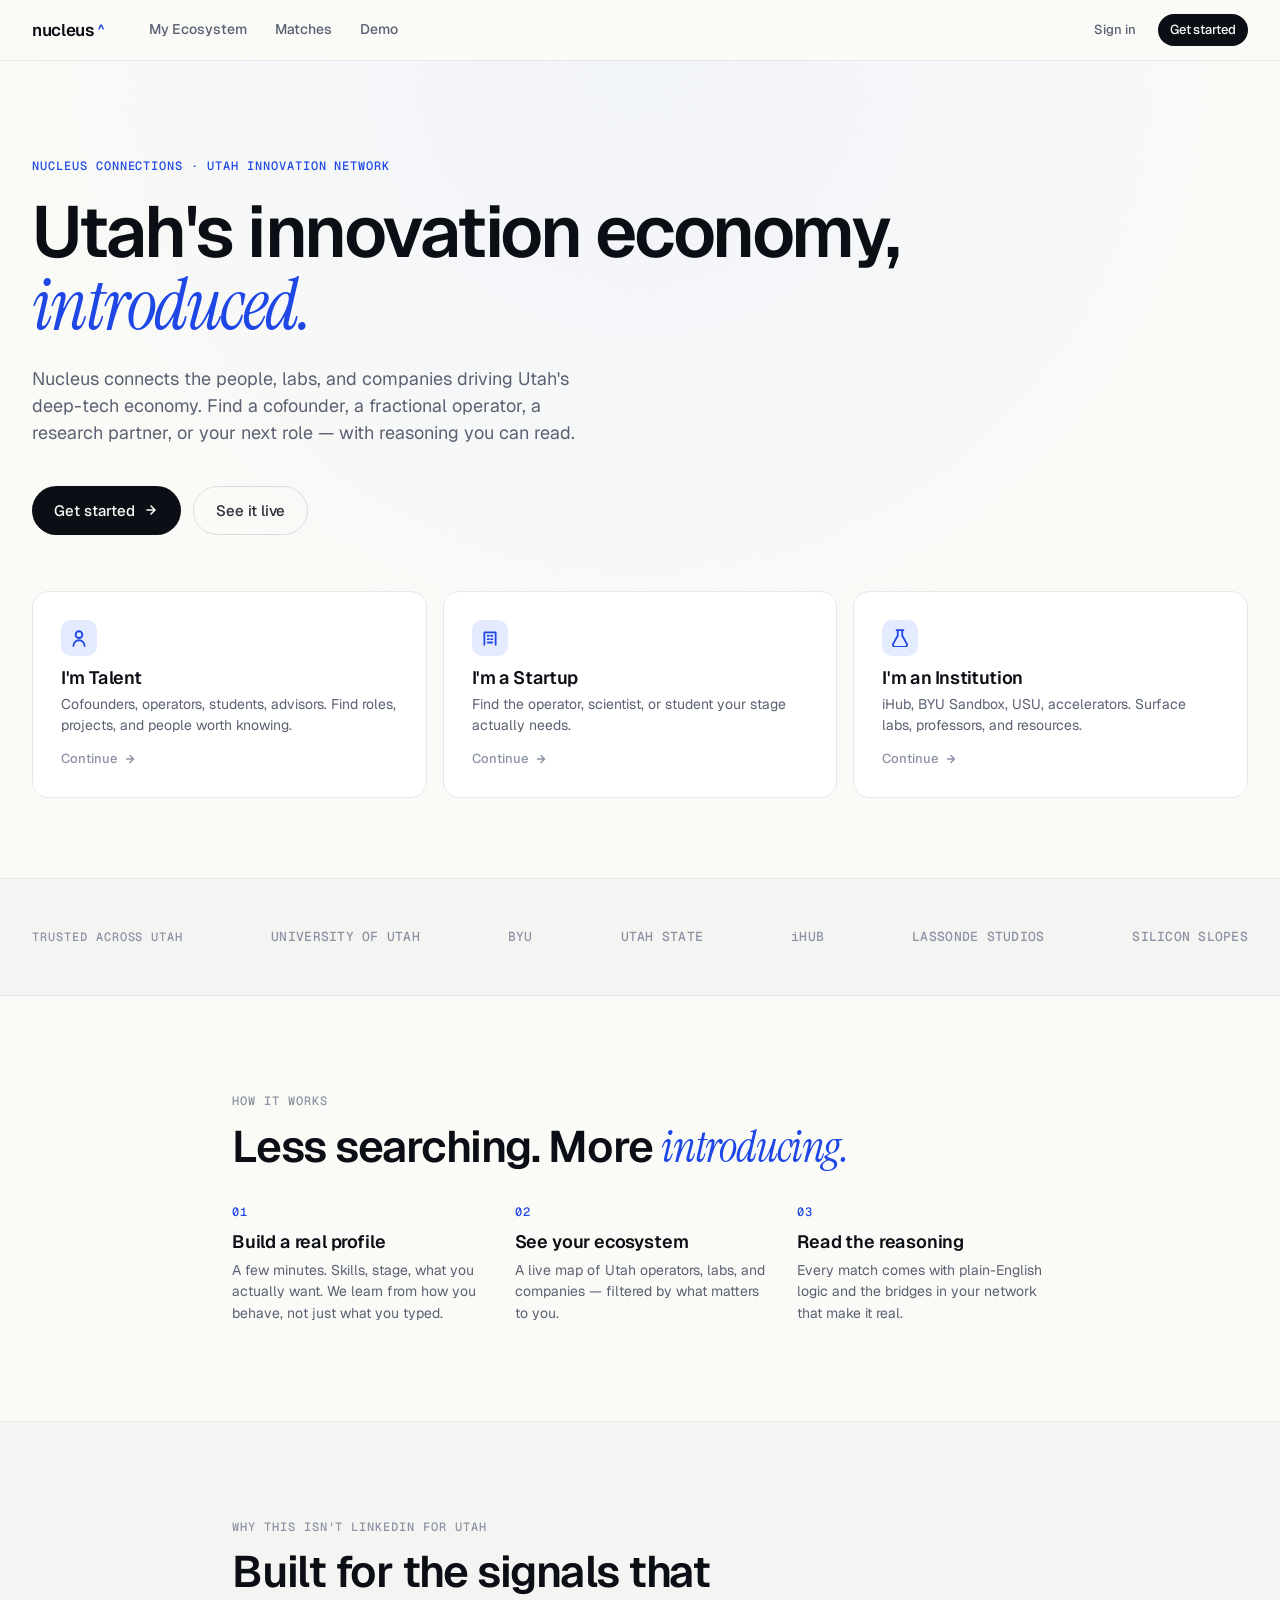
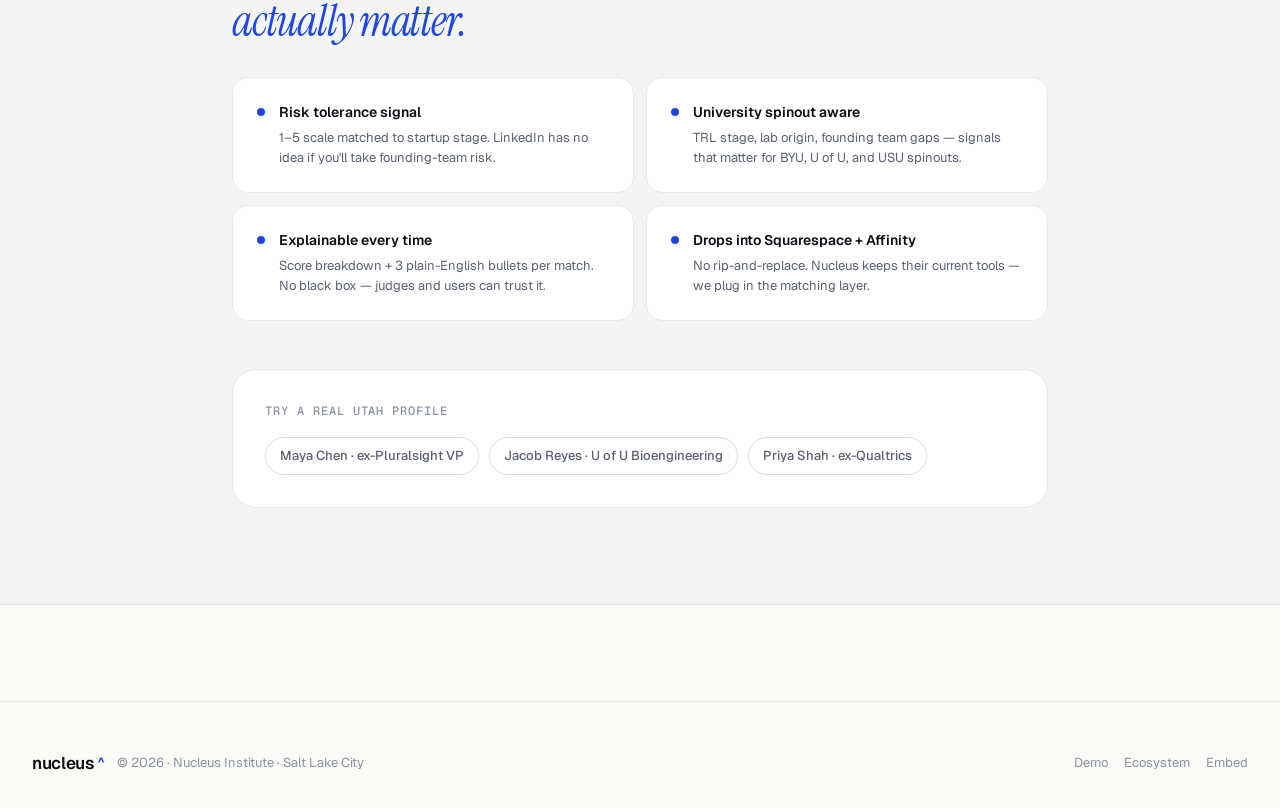
<file: index.html>
<!doctype html>
<html lang="en">
<head>
  <meta charset="utf-8" />
  <meta name="viewport" content="width=device-width, initial-scale=1" />
  <title>Nucleus Connections · Utah Innovation Network</title>
  <meta name="description" content="AI-powered matching between Utah deep-tech startups and the operators, executives, and students who can build them." />
  <link rel="stylesheet" href="styles.css" />
</head>
<body>
  <nav class="nav">
    <div class="container nav-inner">
      <div class="nav-left">
        <a href="index.html" class="brand">nucleus<span class="brand-mark">^</span></a>
        <div class="nav-links">
          <a href="ecosystem.html" class="nav-link">My Ecosystem</a>
          <a href="match.html" class="nav-link">Matches</a>
          <a href="demo.html" class="nav-link">Demo</a>
        </div>
      </div>
      <div class="nav-right">
        <a href="signin.html" class="btn btn-quiet btn-sm">Sign in</a>
        <a href="talent.html" class="btn btn-primary btn-sm">Get started</a>
      </div>
    </div>
  </nav>

  <div class="page">
    <div class="hero">
      <div class="hero-grain"></div>
      <div class="container" style="position:relative;">
        <div class="eyebrow eyebrow-blue fade-up">Nucleus Connections · Utah Innovation Network</div>
        <h1 class="fade-up delay-1" style="margin-top:20px; max-width:980px;">
          Utah's innovation economy,<br/>
          <span class="serif-i" style="color:#1E47E6;">introduced.</span>
        </h1>
        <p class="hero-sub fade-up delay-2">
          Nucleus connects the people, labs, and companies driving Utah's deep-tech economy.
          Find a cofounder, a fractional operator, a research partner, or your next role —
          with reasoning you can read.
        </p>
        <div class="hero-cta fade-up delay-3">
          <a href="talent.html" class="btn btn-primary btn-lg">
            Get started
            <svg width="16" height="16" viewBox="0 0 16 16" fill="none" stroke="currentColor" stroke-width="1.6" stroke-linecap="round" stroke-linejoin="round"><path d="M4 8h8M8 4l4 4-4 4"/></svg>
          </a>
          <a href="ecosystem.html" class="btn btn-ghost btn-lg">See it live</a>
        </div>

        <div class="persona-grid">
          <a href="talent.html" class="persona-card fade-up delay-4">
            <div class="persona-icon">
              <svg width="18" height="18" viewBox="0 0 16 16" fill="none" stroke="currentColor" stroke-width="1.6" stroke-linecap="round" stroke-linejoin="round"><path d="M8 8a3 3 0 1 0 0-6 3 3 0 0 0 0 6Zm-5 7a5 5 0 0 1 10 0"/></svg>
            </div>
            <div>
              <h3 style="font-size:18px; margin-bottom:6px;">I'm Talent</h3>
              <p class="muted" style="font-size:14px;">Cofounders, operators, students, advisors. Find roles, projects, and people worth knowing.</p>
            </div>
            <div class="persona-arrow">Continue <svg width="14" height="14" viewBox="0 0 16 16" fill="none" stroke="currentColor" stroke-width="1.6" stroke-linecap="round" stroke-linejoin="round"><path d="M4 8h8M8 4l4 4-4 4"/></svg></div>
          </a>

          <a href="startup.html" class="persona-card fade-up delay-5">
            <div class="persona-icon">
              <svg width="18" height="18" viewBox="0 0 16 16" fill="none" stroke="currentColor" stroke-width="1.6" stroke-linecap="round" stroke-linejoin="round"><path d="M3 14V3h10v11M6 6h1M9 6h1M6 9h1M9 9h1M6 12h4"/></svg>
            </div>
            <div>
              <h3 style="font-size:18px; margin-bottom:6px;">I'm a Startup</h3>
              <p class="muted" style="font-size:14px;">Find the operator, scientist, or student your stage actually needs.</p>
            </div>
            <div class="persona-arrow">Continue <svg width="14" height="14" viewBox="0 0 16 16" fill="none" stroke="currentColor" stroke-width="1.6" stroke-linecap="round" stroke-linejoin="round"><path d="M4 8h8M8 4l4 4-4 4"/></svg></div>
          </a>

          <a href="institution.html" class="persona-card fade-up delay-6">
            <div class="persona-icon">
              <svg width="18" height="18" viewBox="0 0 16 16" fill="none" stroke="currentColor" stroke-width="1.6" stroke-linecap="round" stroke-linejoin="round"><path d="M6 1v5L2 13a2 2 0 0 0 2 3h8a2 2 0 0 0 2-3l-4-7V1M5 1h6"/></svg>
            </div>
            <div>
              <h3 style="font-size:18px; margin-bottom:6px;">I'm an Institution</h3>
              <p class="muted" style="font-size:14px;">iHub, BYU Sandbox, USU, accelerators. Surface labs, professors, and resources.</p>
            </div>
            <div class="persona-arrow">Continue <svg width="14" height="14" viewBox="0 0 16 16" fill="none" stroke="currentColor" stroke-width="1.6" stroke-linecap="round" stroke-linejoin="round"><path d="M4 8h8M8 4l4 4-4 4"/></svg></div>
          </a>
        </div>
      </div>
    </div>

    <div class="trust">
      <div class="container trust-row">
        <span class="eyebrow">Trusted across Utah</span>
        <span class="trust-logo">UNIVERSITY OF UTAH</span>
        <span class="trust-logo">BYU</span>
        <span class="trust-logo">UTAH STATE</span>
        <span class="trust-logo">iHUB</span>
        <span class="trust-logo">LASSONDE STUDIOS</span>
        <span class="trust-logo">SILICON SLOPES</span>
      </div>
    </div>

    <div class="section">
      <div class="container-sm">
        <div class="eyebrow">How it works</div>
        <h2 style="margin-top:12px;">Less searching. More <span class="serif-i" style="color:#1E47E6;">introducing.</span></h2>
        <div class="spacer-md"></div>
        <div style="display:grid; grid-template-columns:repeat(auto-fit,minmax(220px,1fr)); gap:32px;">
          <div>
            <div class="eyebrow" style="color:var(--blue);">01</div>
            <h4 style="margin:10px 0 8px; font-size:18px;">Build a real profile</h4>
            <p class="muted" style="font-size:14px; line-height:1.55;">A few minutes. Skills, stage, what you actually want. We learn from how you behave, not just what you typed.</p>
          </div>
          <div>
            <div class="eyebrow" style="color:var(--blue);">02</div>
            <h4 style="margin:10px 0 8px; font-size:18px;">See your ecosystem</h4>
            <p class="muted" style="font-size:14px; line-height:1.55;">A live map of Utah operators, labs, and companies — filtered by what matters to you.</p>
          </div>
          <div>
            <div class="eyebrow" style="color:var(--blue);">03</div>
            <h4 style="margin:10px 0 8px; font-size:18px;">Read the reasoning</h4>
            <p class="muted" style="font-size:14px; line-height:1.55;">Every match comes with plain-English logic and the bridges in your network that make it real.</p>
          </div>
        </div>
      </div>
    </div>

    <div style="background:var(--bg-mist); padding:96px 0; border-top:1px solid var(--line); border-bottom:1px solid var(--line);">
      <div class="container-sm">
        <div class="eyebrow">Why this isn't LinkedIn for Utah</div>
        <h2 style="margin-top:12px; max-width:560px;">Built for the signals that <span class="serif-i" style="color:#1E47E6;">actually matter.</span></h2>
        <div class="spacer-md"></div>
        <div style="display:grid; grid-template-columns:1fr 1fr; gap:12px;">
          <div class="card card-pad" style="display:flex; gap:14px; align-items:flex-start;">
            <div style="width:8px; height:8px; border-radius:50%; background:var(--blue); flex-shrink:0; margin-top:6px;"></div>
            <div>
              <div style="font-weight:600; font-size:14px; margin-bottom:4px;">Risk tolerance signal</div>
              <div class="muted" style="font-size:13px;">1–5 scale matched to startup stage. LinkedIn has no idea if you'll take founding-team risk.</div>
            </div>
          </div>
          <div class="card card-pad" style="display:flex; gap:14px; align-items:flex-start;">
            <div style="width:8px; height:8px; border-radius:50%; background:var(--blue); flex-shrink:0; margin-top:6px;"></div>
            <div>
              <div style="font-weight:600; font-size:14px; margin-bottom:4px;">University spinout aware</div>
              <div class="muted" style="font-size:13px;">TRL stage, lab origin, founding team gaps — signals that matter for BYU, U of U, and USU spinouts.</div>
            </div>
          </div>
          <div class="card card-pad" style="display:flex; gap:14px; align-items:flex-start;">
            <div style="width:8px; height:8px; border-radius:50%; background:var(--blue); flex-shrink:0; margin-top:6px;"></div>
            <div>
              <div style="font-weight:600; font-size:14px; margin-bottom:4px;">Explainable every time</div>
              <div class="muted" style="font-size:13px;">Score breakdown + 3 plain-English bullets per match. No black box — judges and users can trust it.</div>
            </div>
          </div>
          <div class="card card-pad" style="display:flex; gap:14px; align-items:flex-start;">
            <div style="width:8px; height:8px; border-radius:50%; background:var(--blue); flex-shrink:0; margin-top:6px;"></div>
            <div>
              <div style="font-weight:600; font-size:14px; margin-bottom:4px;">Drops into Squarespace + Affinity</div>
              <div class="muted" style="font-size:13px;">No rip-and-replace. Nucleus keeps their current tools — we plug in the matching layer.</div>
            </div>
          </div>
        </div>

        <div style="margin-top:48px; padding:32px; background:var(--bg-elev); border:1px solid var(--line); border-radius:var(--r-xl);">
          <div class="eyebrow" style="margin-bottom:16px;">Try a real Utah profile</div>
          <div style="display:flex; gap:10px; flex-wrap:wrap;">
            <a href="match.html?demo=t-001" class="chip chip-outline" style="font-size:13px; padding:8px 14px;">Maya Chen · ex-Pluralsight VP</a>
            <a href="match.html?demo=t-002" class="chip chip-outline" style="font-size:13px; padding:8px 14px;">Jacob Reyes · U of U Bioengineering</a>
            <a href="match.html?demo=t-003" class="chip chip-outline" style="font-size:13px; padding:8px 14px;">Priya Shah · ex-Qualtrics</a>
          </div>
        </div>
      </div>
    </div>

    <footer class="footer">
      <div class="container footer-row">
        <div class="row gap-12">
          <span class="brand">nucleus<span class="brand-mark">^</span></span>
          <span class="muted-2">© 2026 · Nucleus Institute · Salt Lake City</span>
        </div>
        <div class="row gap-16 muted-2" style="font-size:13px;">
          <a href="demo.html">Demo</a>
          <a href="ecosystem.html">Ecosystem</a>
          <a href="embed.html">Embed</a>
        </div>
      </div>
    </footer>
  </div>

  <div id="toast" class="toast"></div>
</body>
</html>
</file>
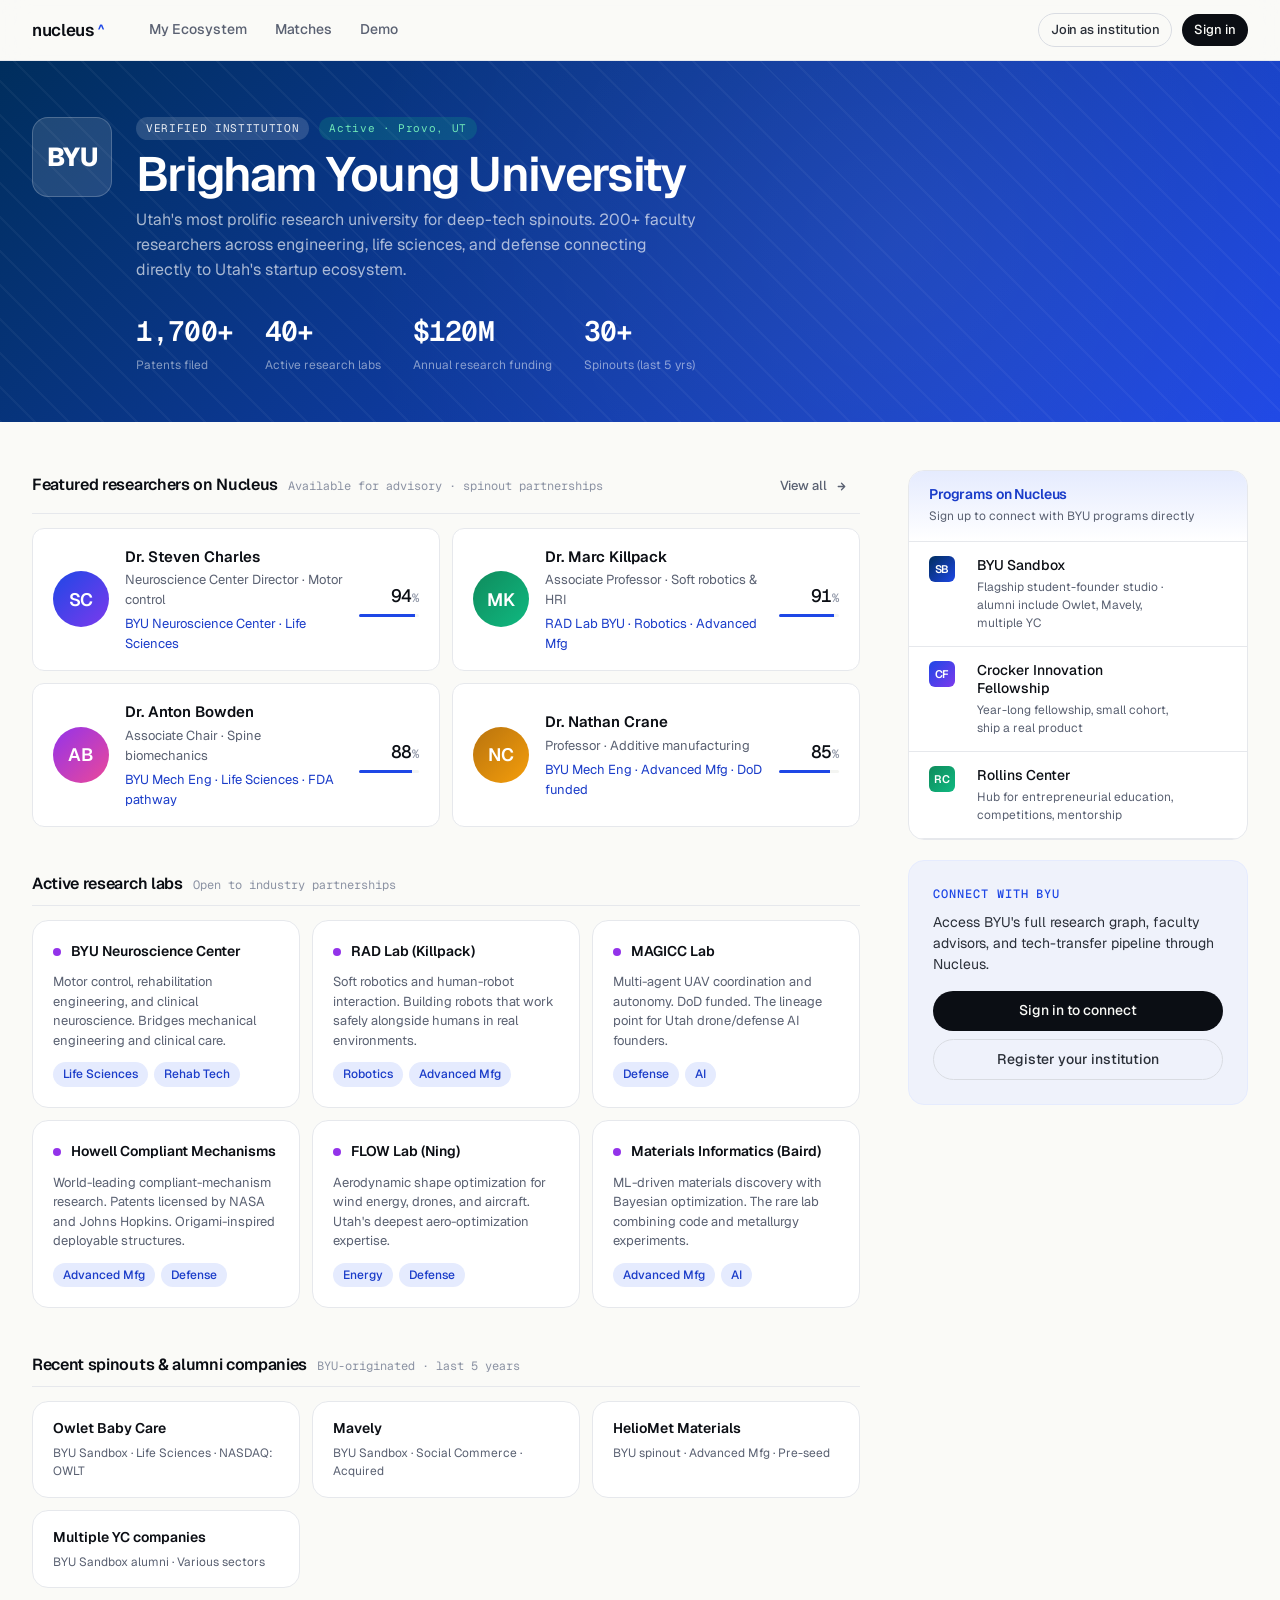
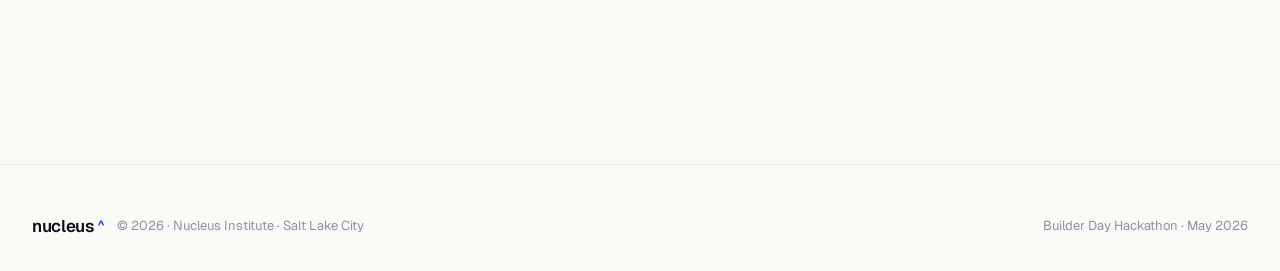
<file: byu.html>
<!doctype html>
<html lang="en">
<head>
  <meta charset="utf-8" />
  <meta name="viewport" content="width=device-width, initial-scale=1" />
  <title>BYU · Nucleus</title>
  <link rel="stylesheet" href="styles.css" />
</head>
<body>
  <nav class="nav">
    <div class="container nav-inner">
      <div class="nav-left">
        <a href="index.html" class="brand">nucleus<span class="brand-mark">^</span></a>
        <div class="nav-links">
          <a href="ecosystem.html" class="nav-link">My Ecosystem</a>
          <a href="match.html" class="nav-link">Matches</a>
          <a href="demo.html" class="nav-link">Demo</a>
        </div>
      </div>
      <div class="nav-right">
        <a href="institution.html" class="btn btn-ghost btn-sm">Join as institution</a>
        <a href="signin.html" class="btn btn-primary btn-sm">Sign in</a>
      </div>
    </div>
  </nav>

  <div class="page">

    <!-- Hero banner -->
    <div style="background:linear-gradient(135deg,#002E5D 0%,#1E47E6 100%); padding:56px 0 48px; position:relative; overflow:hidden;">
      <div style="position:absolute;inset:0;background-image:repeating-linear-gradient(45deg,rgba(255,255,255,0.04) 0 2px,transparent 2px 24px);"></div>
      <div style="position:absolute;inset:0;background:radial-gradient(circle at 70% 50%,rgba(255,255,255,0.06),transparent 60%);"></div>
      <div class="container" style="position:relative;">
        <div style="display:flex; align-items:flex-start; gap:24px; flex-wrap:wrap;">
          <div style="width:80px; height:80px; border-radius:16px; background:rgba(255,255,255,0.12); border:1px solid rgba(255,255,255,0.2); display:flex; align-items:center; justify-content:center; font-size:26px; font-weight:800; color:white; letter-spacing:-0.02em; flex-shrink:0;">BYU</div>
          <div style="flex:1;">
            <div style="display:flex; align-items:center; gap:10px; margin-bottom:10px; flex-wrap:wrap;">
              <span style="background:rgba(255,255,255,0.15); color:rgba(255,255,255,0.9); font-family:'Geist Mono',monospace; font-size:11px; padding:3px 10px; border-radius:999px; letter-spacing:0.06em; text-transform:uppercase;">Verified Institution</span>
              <span style="background:rgba(16,185,129,0.2); color:#6EE7B7; font-family:'Geist Mono',monospace; font-size:11px; padding:3px 10px; border-radius:999px; letter-spacing:0.06em;">Active · Provo, UT</span>
            </div>
            <h1 style="color:white; font-size:clamp(28px,4vw,48px); margin-bottom:10px;">Brigham Young University</h1>
            <p style="color:rgba(255,255,255,0.65); font-size:16px; max-width:560px; line-height:1.55;">
              Utah's most prolific research university for deep-tech spinouts. 200+ faculty researchers across engineering, life sciences, and defense connecting directly to Utah's startup ecosystem.
            </p>
            <div style="display:flex; gap:32px; margin-top:28px; flex-wrap:wrap;">
              <div>
                <div style="font-family:'Geist Mono',monospace; font-size:28px; font-weight:600; color:white; letter-spacing:-0.03em;">1,700+</div>
                <div style="font-size:12px; color:rgba(255,255,255,0.5); margin-top:2px;">Patents filed</div>
              </div>
              <div>
                <div style="font-family:'Geist Mono',monospace; font-size:28px; font-weight:600; color:white; letter-spacing:-0.03em;">40+</div>
                <div style="font-size:12px; color:rgba(255,255,255,0.5); margin-top:2px;">Active research labs</div>
              </div>
              <div>
                <div style="font-family:'Geist Mono',monospace; font-size:28px; font-weight:600; color:white; letter-spacing:-0.03em;">$120M</div>
                <div style="font-size:12px; color:rgba(255,255,255,0.5); margin-top:2px;">Annual research funding</div>
              </div>
              <div>
                <div style="font-family:'Geist Mono',monospace; font-size:28px; font-weight:600; color:white; letter-spacing:-0.03em;">30+</div>
                <div style="font-size:12px; color:rgba(255,255,255,0.5); margin-top:2px;">Spinouts (last 5 yrs)</div>
              </div>
            </div>
          </div>
        </div>
      </div>
    </div>

    <div class="container" style="padding-top:48px; padding-bottom:80px;">
      <div style="display:grid; grid-template-columns:1fr 340px; gap:48px; align-items:start;" id="byu-layout">

        <!-- Main column -->
        <div>

          <!-- Featured Faculty -->
          <div style="margin-bottom:48px;">
            <div class="group-head">
              <div class="group-title">
                <h3>Featured researchers on Nucleus</h3>
                <span class="group-count">Available for advisory · spinout partnerships</span>
              </div>
              <a href="ecosystem.html" class="btn btn-quiet btn-sm">View all <svg width="13" height="13" viewBox="0 0 16 16" fill="none" stroke="currentColor" stroke-width="1.6" stroke-linecap="round" stroke-linejoin="round"><path d="M4 8h8M8 4l4 4-4 4"/></svg></a>
            </div>
            <div style="display:grid; grid-template-columns:repeat(auto-fit,minmax(280px,1fr)); gap:12px;">

              <a href="profile.html?id=t-105&kind=talent" class="result-card" style="text-decoration:none;">
                <div class="avatar avatar-lg" style="background:linear-gradient(135deg,#1E47E6,#7C3AED);">SC</div>
                <div>
                  <div class="result-name">Dr. Steven Charles</div>
                  <div class="result-meta">Neuroscience Center Director · Motor control</div>
                  <div class="result-meta" style="color:var(--blue-2); margin-top:4px;">BYU Neuroscience Center · Life Sciences</div>
                </div>
                <div class="result-score">
                  <div class="score-pct">94<span style="color:var(--ink-4);font-size:12px;">%</span></div>
                  <div class="score-bar"><span style="width:94%"></span></div>
                </div>
              </a>

              <a href="profile.html?id=t-122&kind=talent" class="result-card" style="text-decoration:none;">
                <div class="avatar avatar-lg" style="background:linear-gradient(135deg,#0F8B5C,#10B981);">MK</div>
                <div>
                  <div class="result-name">Dr. Marc Killpack</div>
                  <div class="result-meta">Associate Professor · Soft robotics & HRI</div>
                  <div class="result-meta" style="color:var(--blue-2); margin-top:4px;">RAD Lab BYU · Robotics · Advanced Mfg</div>
                </div>
                <div class="result-score">
                  <div class="score-pct">91<span style="color:var(--ink-4);font-size:12px;">%</span></div>
                  <div class="score-bar"><span style="width:91%"></span></div>
                </div>
              </a>

              <a href="profile.html?id=t-104&kind=talent" class="result-card" style="text-decoration:none;">
                <div class="avatar avatar-lg" style="background:linear-gradient(135deg,#9333EA,#EC4899);">AB</div>
                <div>
                  <div class="result-name">Dr. Anton Bowden</div>
                  <div class="result-meta">Associate Chair · Spine biomechanics</div>
                  <div class="result-meta" style="color:var(--blue-2); margin-top:4px;">BYU Mech Eng · Life Sciences · FDA pathway</div>
                </div>
                <div class="result-score">
                  <div class="score-pct">88<span style="color:var(--ink-4);font-size:12px;">%</span></div>
                  <div class="score-bar"><span style="width:88%"></span></div>
                </div>
              </a>

              <a href="profile.html?id=t-108&kind=talent" class="result-card" style="text-decoration:none;">
                <div class="avatar avatar-lg" style="background:linear-gradient(135deg,#B8730E,#F59E0B);">NC</div>
                <div>
                  <div class="result-name">Dr. Nathan Crane</div>
                  <div class="result-meta">Professor · Additive manufacturing</div>
                  <div class="result-meta" style="color:var(--blue-2); margin-top:4px;">BYU Mech Eng · Advanced Mfg · DoD funded</div>
                </div>
                <div class="result-score">
                  <div class="score-pct">85<span style="color:var(--ink-4);font-size:12px;">%</span></div>
                  <div class="score-bar"><span style="width:85%"></span></div>
                </div>
              </a>

            </div>
          </div>

          <!-- Active Labs -->
          <div style="margin-bottom:48px;">
            <div class="group-head">
              <div class="group-title"><h3>Active research labs</h3><span class="group-count">Open to industry partnerships</span></div>
            </div>
            <div style="display:grid; grid-template-columns:repeat(auto-fit,minmax(260px,1fr)); gap:12px;">

              <div class="card" style="padding:20px;">
                <div style="display:flex; align-items:center; gap:10px; margin-bottom:10px;">
                  <div style="width:8px; height:8px; border-radius:50%; background:#9333EA; flex-shrink:0;"></div>
                  <span style="font-weight:600; font-size:14px;">BYU Neuroscience Center</span>
                </div>
                <p style="font-size:13px; color:var(--ink-3); line-height:1.5; margin-bottom:12px;">Motor control, rehabilitation engineering, and clinical neuroscience. Bridges mechanical engineering and clinical care.</p>
                <div style="display:flex; gap:6px; flex-wrap:wrap;">
                  <span class="tag">Life Sciences</span>
                  <span class="tag">Rehab Tech</span>
                </div>
              </div>

              <div class="card" style="padding:20px;">
                <div style="display:flex; align-items:center; gap:10px; margin-bottom:10px;">
                  <div style="width:8px; height:8px; border-radius:50%; background:#9333EA; flex-shrink:0;"></div>
                  <span style="font-weight:600; font-size:14px;">RAD Lab (Killpack)</span>
                </div>
                <p style="font-size:13px; color:var(--ink-3); line-height:1.5; margin-bottom:12px;">Soft robotics and human-robot interaction. Building robots that work safely alongside humans in real environments.</p>
                <div style="display:flex; gap:6px; flex-wrap:wrap;">
                  <span class="tag">Robotics</span>
                  <span class="tag">Advanced Mfg</span>
                </div>
              </div>

              <div class="card" style="padding:20px;">
                <div style="display:flex; align-items:center; gap:10px; margin-bottom:10px;">
                  <div style="width:8px; height:8px; border-radius:50%; background:#9333EA; flex-shrink:0;"></div>
                  <span style="font-weight:600; font-size:14px;">MAGICC Lab</span>
                </div>
                <p style="font-size:13px; color:var(--ink-3); line-height:1.5; margin-bottom:12px;">Multi-agent UAV coordination and autonomy. DoD funded. The lineage point for Utah drone/defense AI founders.</p>
                <div style="display:flex; gap:6px; flex-wrap:wrap;">
                  <span class="tag">Defense</span>
                  <span class="tag">AI</span>
                </div>
              </div>

              <div class="card" style="padding:20px;">
                <div style="display:flex; align-items:center; gap:10px; margin-bottom:10px;">
                  <div style="width:8px; height:8px; border-radius:50%; background:#9333EA; flex-shrink:0;"></div>
                  <span style="font-weight:600; font-size:14px;">Howell Compliant Mechanisms</span>
                </div>
                <p style="font-size:13px; color:var(--ink-3); line-height:1.5; margin-bottom:12px;">World-leading compliant-mechanism research. Patents licensed by NASA and Johns Hopkins. Origami-inspired deployable structures.</p>
                <div style="display:flex; gap:6px; flex-wrap:wrap;">
                  <span class="tag">Advanced Mfg</span>
                  <span class="tag">Defense</span>
                </div>
              </div>

              <div class="card" style="padding:20px;">
                <div style="display:flex; align-items:center; gap:10px; margin-bottom:10px;">
                  <div style="width:8px; height:8px; border-radius:50%; background:#9333EA; flex-shrink:0;"></div>
                  <span style="font-weight:600; font-size:14px;">FLOW Lab (Ning)</span>
                </div>
                <p style="font-size:13px; color:var(--ink-3); line-height:1.5; margin-bottom:12px;">Aerodynamic shape optimization for wind energy, drones, and aircraft. Utah's deepest aero-optimization expertise.</p>
                <div style="display:flex; gap:6px; flex-wrap:wrap;">
                  <span class="tag">Energy</span>
                  <span class="tag">Defense</span>
                </div>
              </div>

              <div class="card" style="padding:20px;">
                <div style="display:flex; align-items:center; gap:10px; margin-bottom:10px;">
                  <div style="width:8px; height:8px; border-radius:50%; background:#9333EA; flex-shrink:0;"></div>
                  <span style="font-weight:600; font-size:14px;">Materials Informatics (Baird)</span>
                </div>
                <p style="font-size:13px; color:var(--ink-3); line-height:1.5; margin-bottom:12px;">ML-driven materials discovery with Bayesian optimization. The rare lab combining code and metallurgy experiments.</p>
                <div style="display:flex; gap:6px; flex-wrap:wrap;">
                  <span class="tag">Advanced Mfg</span>
                  <span class="tag">AI</span>
                </div>
              </div>

            </div>
          </div>

          <!-- Recent spinouts -->
          <div>
            <div class="group-head">
              <div class="group-title"><h3>Recent spinouts &amp; alumni companies</h3><span class="group-count">BYU-originated · last 5 years</span></div>
            </div>
            <div style="display:grid; grid-template-columns:repeat(auto-fit,minmax(220px,1fr)); gap:12px;">
              <div class="card" style="padding:16px 20px;">
                <div style="font-weight:600; font-size:14px; margin-bottom:4px;">Owlet Baby Care</div>
                <div style="font-size:12px; color:var(--ink-3);">BYU Sandbox · Life Sciences · NASDAQ: OWLT</div>
              </div>
              <div class="card" style="padding:16px 20px;">
                <div style="font-weight:600; font-size:14px; margin-bottom:4px;">Mavely</div>
                <div style="font-size:12px; color:var(--ink-3);">BYU Sandbox · Social Commerce · Acquired</div>
              </div>
              <div class="card" style="padding:16px 20px;">
                <div style="font-weight:600; font-size:14px; margin-bottom:4px;">HelioMet Materials</div>
                <div style="font-size:12px; color:var(--ink-3);">BYU spinout · Advanced Mfg · Pre-seed</div>
              </div>
              <div class="card" style="padding:16px 20px;">
                <div style="font-weight:600; font-size:14px; margin-bottom:4px;">Multiple YC companies</div>
                <div style="font-size:12px; color:var(--ink-3);">BYU Sandbox alumni · Various sectors</div>
              </div>
            </div>
          </div>

        </div>

        <!-- Sidebar -->
        <div style="position:sticky; top:80px;">

          <!-- Programs -->
          <div class="bridge-card" style="margin-bottom:20px;">
            <div class="bridge-head">
              <h4>Programs on Nucleus</h4>
              <p>Sign up to connect with BYU programs directly</p>
            </div>
            <button class="bridge-row" onclick="showToast('Opening BYU Sandbox profile…')">
              <div class="avatar avatar-sm" style="background:linear-gradient(135deg,#002E5D,#1E47E6); border-radius:6px;">SB</div>
              <div>
                <div class="bridge-name">BYU Sandbox</div>
                <div class="bridge-why">Flagship student-founder studio · alumni include Owlet, Mavely, multiple YC</div>
              </div>
              <div class="bridge-action">View →</div>
            </button>
            <button class="bridge-row" onclick="showToast('Opening Crocker Fellowship profile…')">
              <div class="avatar avatar-sm" style="background:linear-gradient(135deg,#1E47E6,#7C3AED); border-radius:6px;">CF</div>
              <div>
                <div class="bridge-name">Crocker Innovation Fellowship</div>
                <div class="bridge-why">Year-long fellowship, small cohort, ship a real product</div>
              </div>
              <div class="bridge-action">View →</div>
            </button>
            <button class="bridge-row" onclick="showToast('Opening Rollins Center profile…')">
              <div class="avatar avatar-sm" style="background:linear-gradient(135deg,#0F8B5C,#10B981); border-radius:6px;">RC</div>
              <div>
                <div class="bridge-name">Rollins Center</div>
                <div class="bridge-why">Hub for entrepreneurial education, competitions, mentorship</div>
              </div>
              <div class="bridge-action">View →</div>
            </button>
          </div>

          <!-- CTA -->
          <div style="padding:24px; background:var(--bg-tint); border:1px solid var(--blue-tint); border-radius:var(--r-lg);">
            <div class="eyebrow eyebrow-blue" style="margin-bottom:8px;">Connect with BYU</div>
            <p style="font-size:14px; line-height:1.5; color:var(--ink-2); margin-bottom:16px;">Access BYU's full research graph, faculty advisors, and tech-transfer pipeline through Nucleus.</p>
            <a href="signin.html" class="btn btn-primary btn-block" style="margin-bottom:8px;">Sign in to connect</a>
            <a href="institution.html" class="btn btn-ghost btn-block">Register your institution</a>
          </div>

        </div>
      </div>
    </div>

    <footer class="footer">
      <div class="container footer-row">
        <div class="row gap-12">
          <span class="brand">nucleus<span class="brand-mark">^</span></span>
          <span class="muted-2">© 2026 · Nucleus Institute · Salt Lake City</span>
        </div>
        <div class="muted-2" style="font-size:13px;">Builder Day Hackathon · May 2026</div>
      </div>
    </footer>
  </div>

  <div id="toast" class="toast"></div>
  <script>
    function showToast(msg) {
      const t = document.getElementById('toast');
      t.textContent = msg; t.classList.add('show');
      setTimeout(() => t.classList.remove('show'), 1800);
    }
    // Responsive sidebar
    if (window.innerWidth < 880) {
      document.getElementById('byu-layout').style.gridTemplateColumns = '1fr';
    }
  </script>
</body>
</html>
</file>
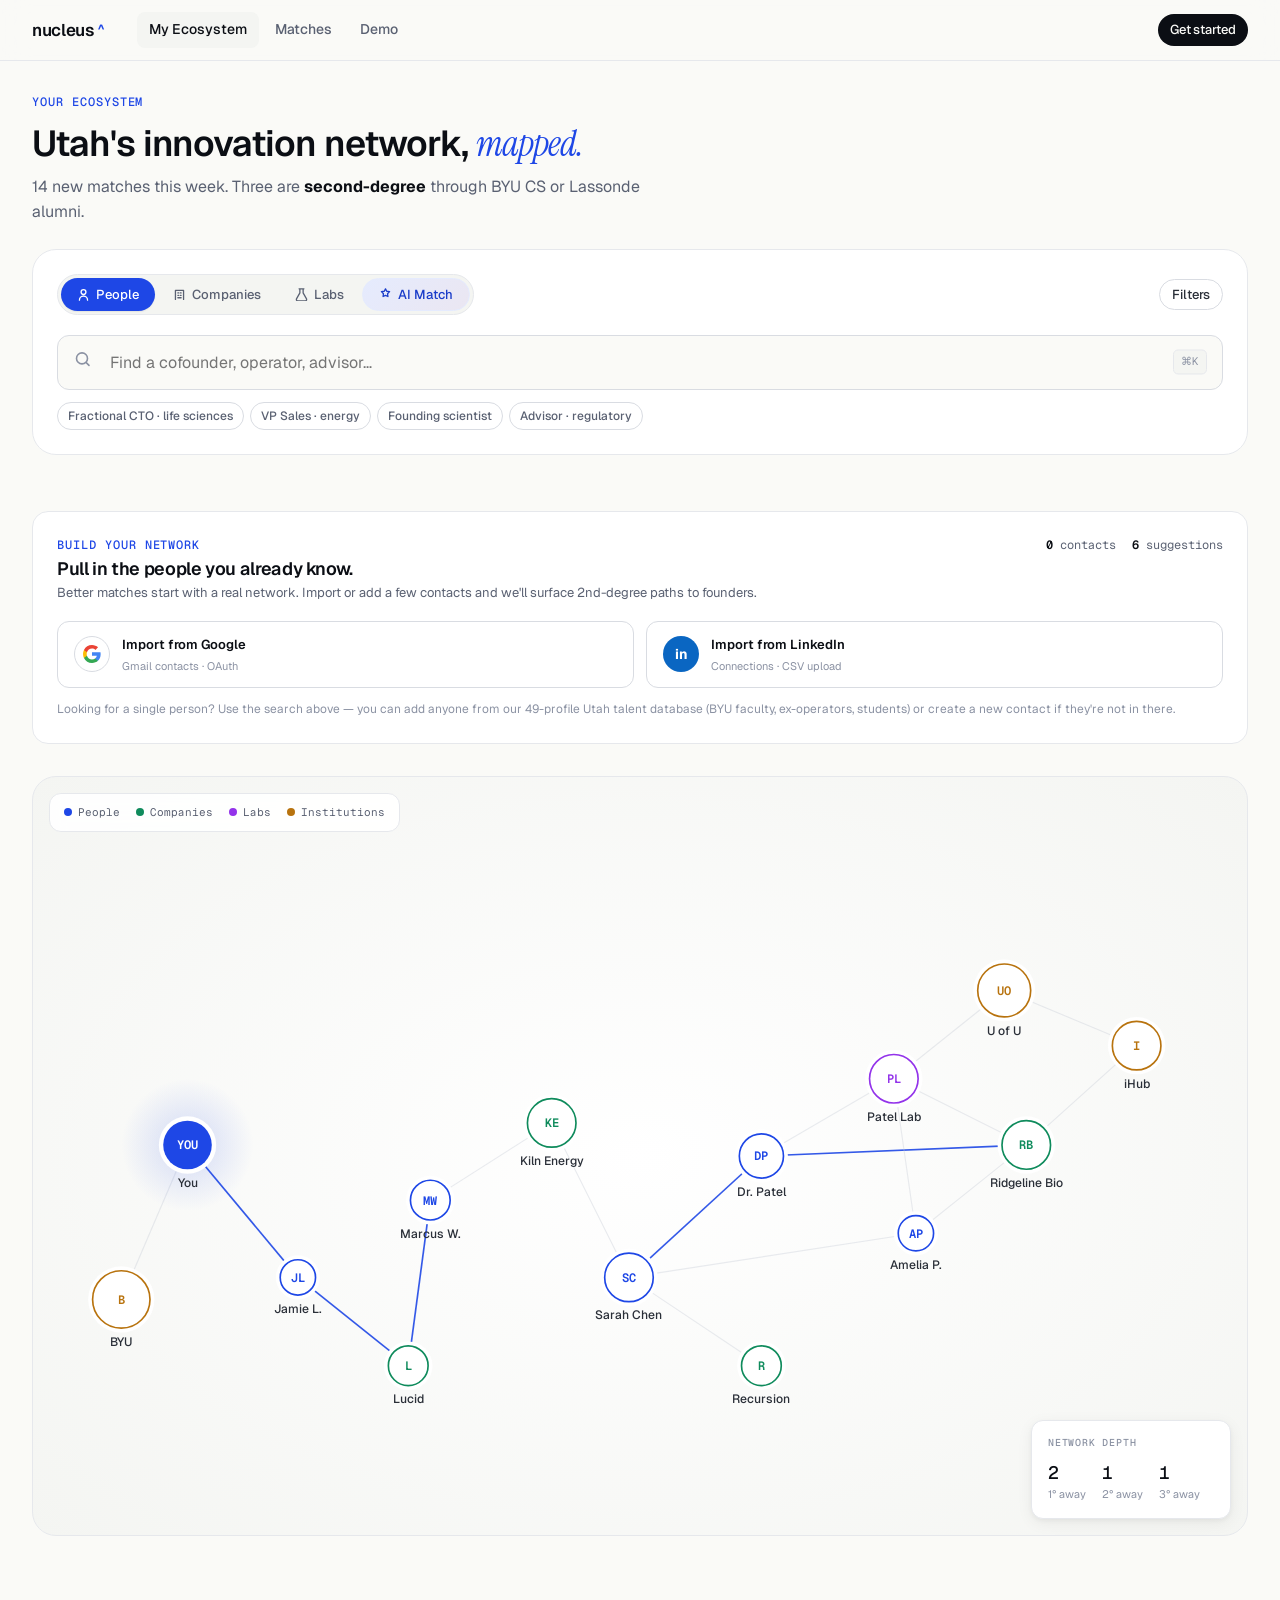
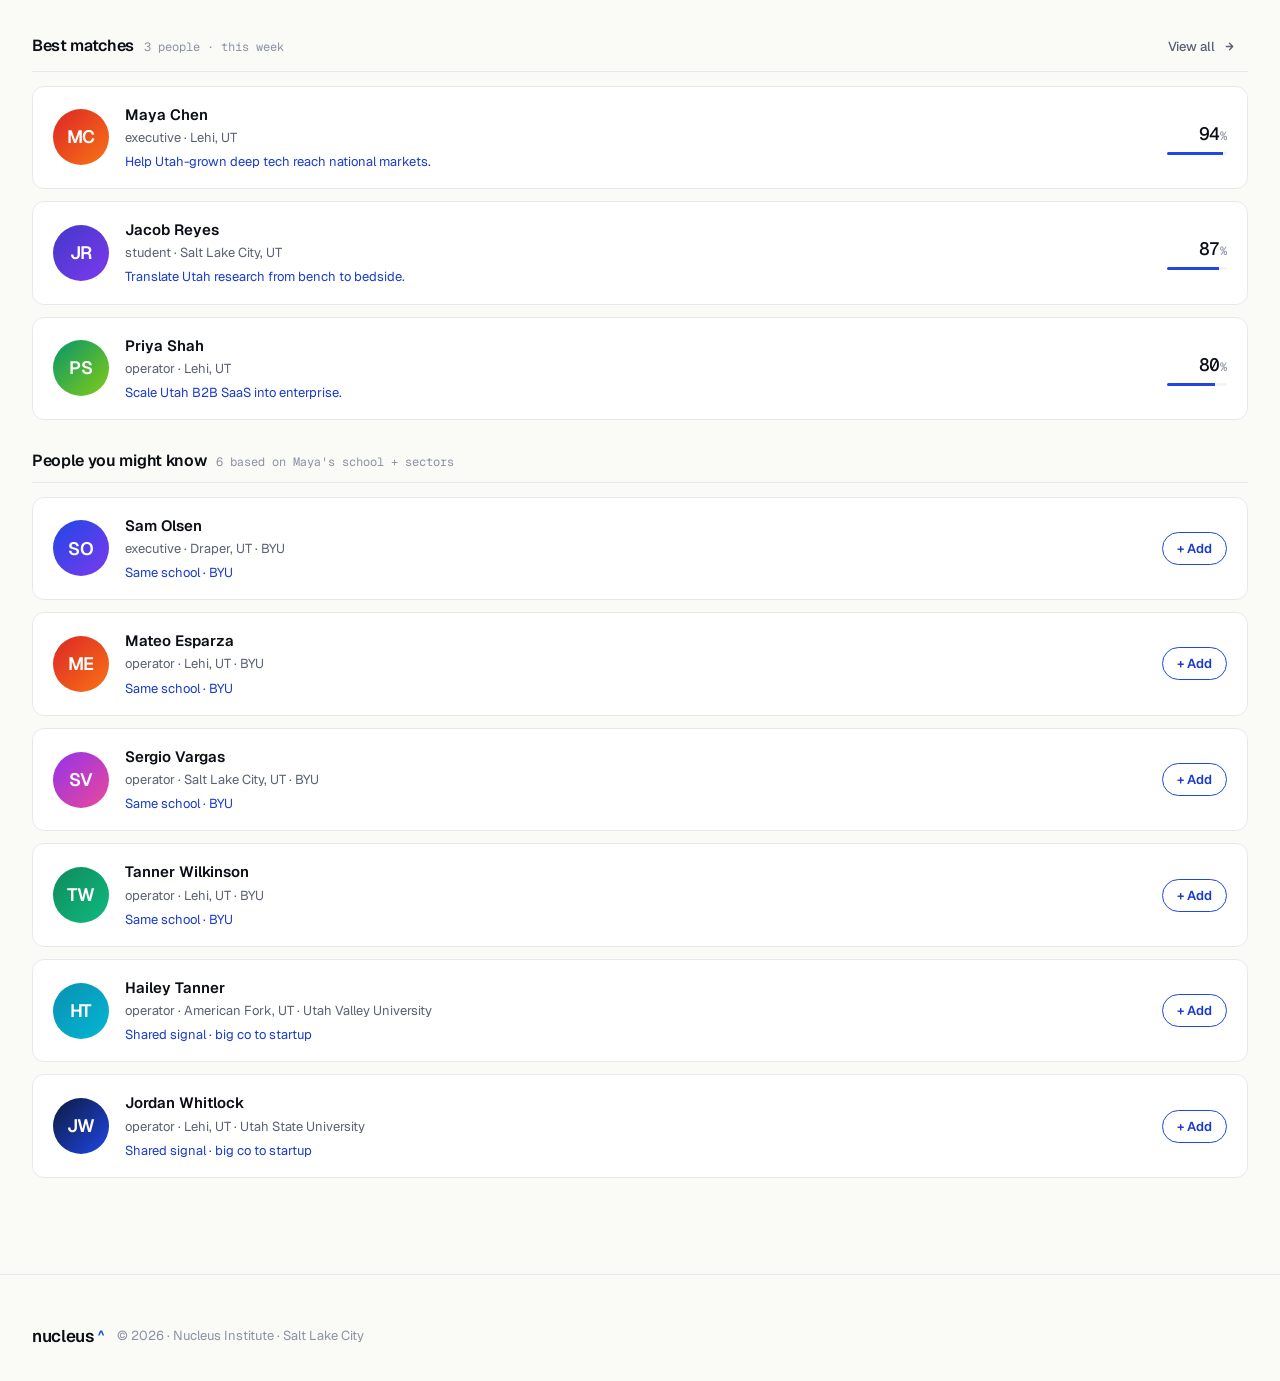
<file: ecosystem.html>
<!doctype html>
<html lang="en">
<head>
  <meta charset="utf-8" />
  <meta name="viewport" content="width=device-width, initial-scale=1" />
  <title>My Ecosystem · Nucleus</title>
  <link rel="stylesheet" href="styles.css" />
</head>
<body>
  <nav class="nav">
    <div class="container nav-inner">
      <div class="nav-left">
        <a href="index.html" class="brand">nucleus<span class="brand-mark">^</span></a>
        <div class="nav-links">
          <a href="ecosystem.html" class="nav-link active">My Ecosystem</a>
          <a href="match.html" class="nav-link">Matches</a>
          <a href="demo.html" class="nav-link">Demo</a>
        </div>
      </div>
      <div class="nav-right">
        <a href="talent.html" class="btn btn-primary btn-sm">Get started</a>
      </div>
    </div>
  </nav>

  <div class="page">
    <div class="container" style="padding-top:32px; padding-bottom:24px;">
      <div class="eyebrow eyebrow-blue">Your ecosystem</div>
      <h2 style="margin-top:12px; font-size:36px;">
        Utah's innovation network, <span class="serif-i" style="color:#1E47E6;">mapped.</span>
      </h2>
      <p class="muted" style="margin-top:12px; font-size:16px; max-width:640px;">
        14 new matches this week. Three are <strong style="color:var(--ink);">second-degree</strong> through BYU CS or Lassonde alumni.
      </p>
    </div>

    <div class="container">
      <div class="search-shell">
        <div class="search-tabs">
          <div class="tabs">
            <button class="tab tab-active tab-blue" data-tab="people" onclick="switchTab('people')">
              <svg width="13" height="13" viewBox="0 0 16 16" fill="none" stroke="currentColor" stroke-width="1.6" stroke-linecap="round" stroke-linejoin="round"><path d="M8 8a3 3 0 1 0 0-6 3 3 0 0 0 0 6Zm-5 7a5 5 0 0 1 10 0"/></svg>
              People
            </button>
            <button class="tab" data-tab="companies" onclick="switchTab('companies')">
              <svg width="13" height="13" viewBox="0 0 16 16" fill="none" stroke="currentColor" stroke-width="1.6" stroke-linecap="round" stroke-linejoin="round"><path d="M3 14V3h10v11M6 6h1M9 6h1M6 9h1M9 9h1M6 12h4"/></svg>
              Companies
            </button>
            <button class="tab" data-tab="labs" onclick="switchTab('labs')">
              <svg width="13" height="13" viewBox="0 0 16 16" fill="none" stroke="currentColor" stroke-width="1.6" stroke-linecap="round" stroke-linejoin="round"><path d="M6 1v5L2 13a2 2 0 0 0 2 3h8a2 2 0 0 0 2-3l-4-7V1M5 1h6"/></svg>
              Labs
            </button>
            <button class="tab" data-tab="ai" onclick="switchTab('ai')" style="background:linear-gradient(135deg,var(--blue-tint),rgba(124,58,237,0.08)); color:var(--blue-2); border:1px solid var(--blue-tint);">
              <svg width="13" height="13" viewBox="0 0 16 16" fill="none" stroke="currentColor" stroke-width="1.6" stroke-linecap="round" stroke-linejoin="round"><path d="M8 1l1.5 3 3.5.5-2.5 2.5.5 3.5L8 9l-3 1.5.5-3.5L3 4.5 6.5 4 8 1z"/></svg>
              AI Match
            </button>
          </div>
          <div class="row gap-8">
            <button class="btn btn-ghost btn-sm">Filters</button>
          </div>
        </div>

        <div class="search-input-wrap">
          <span class="search-icon">
            <svg width="16" height="16" viewBox="0 0 16 16" fill="none" stroke="currentColor" stroke-width="1.6" stroke-linecap="round" stroke-linejoin="round"><path d="M11 11l3 3M7 12.5A5.5 5.5 0 1 1 7 1.5a5.5 5.5 0 0 1 0 11Z"/></svg>
          </span>
          <input class="search-input" id="eco-search" placeholder="Find a cofounder, operator, advisor…" autocomplete="off" />
          <span class="search-kbd">⌘K</span>

          <!-- Live search dropdown — populated by searchQuery() in the script below. -->
          <div class="search-dropdown" id="search-dropdown" hidden></div>
        </div>

        <div class="search-suggestions" id="eco-suggestions">
          <span class="chip chip-outline" style="cursor:pointer;" onclick="setSearch(this)">Fractional CTO · life sciences</span>
          <span class="chip chip-outline" style="cursor:pointer;" onclick="setSearch(this)">VP Sales · energy</span>
          <span class="chip chip-outline" style="cursor:pointer;" onclick="setSearch(this)">Founding scientist</span>
          <span class="chip chip-outline" style="cursor:pointer;" onclick="setSearch(this)">Advisor · regulatory</span>
        </div>
      </div>

      <div class="spacer-md"></div>

      <!-- ============================================================ -->
      <!-- Build your network                                            -->
      <!-- ============================================================ -->
      <section class="network-builder" id="build-network">
        <div class="network-builder-head">
          <div>
            <div class="eyebrow eyebrow-blue">Build your network</div>
            <h3>Pull in the people you already know.</h3>
            <p class="muted" style="font-size:13px; margin-top:4px;">Better matches start with a real network. Import or add a few contacts and we'll surface 2nd-degree paths to founders.</p>
          </div>
          <div class="stat-row">
            <span><span class="num" id="contact-count">0</span> contacts</span>
            <span><span class="num" id="suggestion-count">0</span> suggestions</span>
          </div>
        </div>

        <div class="import-grid" style="grid-template-columns:repeat(2,1fr);">
          <button class="import-btn import-btn-google" id="import-google" type="button">
            <span class="ico">
              <svg viewBox="0 0 18 18" width="18" height="18" aria-hidden="true">
                <path fill="#4285F4" d="M17.64 9.205c0-.639-.057-1.252-.164-1.841H9v3.481h4.844a4.14 4.14 0 0 1-1.796 2.716v2.258h2.908c1.702-1.567 2.684-3.875 2.684-6.614z"/>
                <path fill="#34A853" d="M9 18c2.43 0 4.467-.806 5.956-2.18l-2.908-2.259c-.806.54-1.837.86-3.048.86-2.344 0-4.328-1.584-5.036-3.711H.957v2.332A8.997 8.997 0 0 0 9 18z"/>
                <path fill="#FBBC05" d="M3.964 10.71A5.41 5.41 0 0 1 3.682 9c0-.593.102-1.17.282-1.71V4.958H.957A8.996 8.996 0 0 0 0 9c0 1.452.348 2.827.957 4.042l3.007-2.332z"/>
                <path fill="#EA4335" d="M9 3.58c1.321 0 2.508.454 3.44 1.345l2.582-2.58C13.463.891 11.426 0 9 0A8.997 8.997 0 0 0 .957 4.958L3.964 7.29C4.672 5.163 6.656 3.58 9 3.58z"/>
              </svg>
            </span>
            <span>
              <span class="label">Import from Google</span>
              <span class="sub">Gmail contacts · OAuth</span>
            </span>
          </button>
          <button class="import-btn import-btn-linkedin" id="import-linkedin" type="button">
            <span class="ico">in</span>
            <span>
              <span class="label">Import from LinkedIn</span>
              <span class="sub">Connections · CSV upload</span>
            </span>
          </button>
        </div>
        <p class="help" style="margin-top:12px;">
          Looking for a single person? Use the search above — you can add anyone from our 49-profile Utah talent database (BYU faculty, ex-operators, students) or create a new contact if they're not in there.
        </p>
      </section>

      <div class="spacer-md"></div>

      <!-- Brain viz -->
      <div class="brain-wrap">
        <svg class="brain-svg" viewBox="0 0 1100 500" preserveAspectRatio="xMidYMid meet">
          <defs>
            <radialGradient id="haloP" cx="50%" cy="50%">
              <stop offset="0%" stop-color="#1E47E6" stop-opacity="0.18"/>
              <stop offset="100%" stop-color="#1E47E6" stop-opacity="0"/>
            </radialGradient>
          </defs>
          <g id="edges-layer"></g>
          <circle cx="140" cy="240" r="60" fill="url(#haloP)" />
          <g id="nodes-layer"></g>
        </svg>

        <div class="brain-legend">
          <span class="brain-legend-item"><span class="brain-legend-dot" style="background:#1E47E6;"></span>People</span>
          <span class="brain-legend-item"><span class="brain-legend-dot" style="background:#0F8B5C;"></span>Companies</span>
          <span class="brain-legend-item"><span class="brain-legend-dot" style="background:#9333EA;"></span>Labs</span>
          <span class="brain-legend-item"><span class="brain-legend-dot" style="background:#B8730E;"></span>Institutions</span>
        </div>

        <div class="brain-overlay">
          <div class="eyebrow" style="font-size:10px;">Network depth</div>
          <div style="display:flex; gap:16px; margin-top:8px;">
            <div>
              <div style="font-family:'Geist Mono',monospace; font-size:18px; font-weight:500; letter-spacing:-0.02em;">4</div>
              <div style="font-size:11px; color:var(--ink-4);">1° away</div>
            </div>
            <div>
              <div style="font-family:'Geist Mono',monospace; font-size:18px; font-weight:500; letter-spacing:-0.02em;">11</div>
              <div style="font-size:11px; color:var(--ink-4);">2° away</div>
            </div>
            <div>
              <div style="font-family:'Geist Mono',monospace; font-size:18px; font-weight:500; letter-spacing:-0.02em;">38</div>
              <div style="font-size:11px; color:var(--ink-4);">3° away</div>
            </div>
          </div>
        </div>
      </div>

      <div class="spacer-lg"></div>

      <!-- People results -->
      <div id="results-people">
        <!-- Your contacts (rendered only if any exist) -->
        <div id="contacts-section" hidden>
          <div class="group-head">
            <div class="group-title"><h3>Your contacts</h3><span class="group-count" id="contacts-count-label">0 added</span></div>
            <button class="btn btn-quiet btn-sm" id="contacts-clear" type="button">Clear all</button>
          </div>
          <div class="contacts-list" id="contacts-list"></div>
          <div class="spacer-md"></div>
        </div>

        <div class="group-head">
          <div class="group-title"><h3>Best matches</h3><span class="group-count">3 people · this week</span></div>
          <button class="btn btn-quiet btn-sm">View all <svg width="13" height="13" viewBox="0 0 16 16" fill="none" stroke="currentColor" stroke-width="1.6" stroke-linecap="round" stroke-linejoin="round"><path d="M4 8h8M8 4l4 4-4 4"/></svg></button>
        </div>
        <div class="results-grid" id="people-best"></div>

        <div class="group-head">
          <div class="group-title"><h3>People you might know</h3><span class="group-count" id="suggestions-count-label">based on your school + sectors</span></div>
        </div>
        <div class="results-grid" id="people-worth"></div>
      </div>

      <div id="results-companies" hidden>
        <div class="group-head">
          <div class="group-title"><h3>Hiring near you</h3><span class="group-count" id="co-count">startups</span></div>
        </div>
        <div class="results-grid" id="companies-list"></div>
      </div>

      <div id="results-labs" hidden>
        <div class="group-head">
          <div class="group-title"><h3>Open to collaboration</h3><span class="group-count">labs across Utah</span></div>
        </div>
        <div class="results-grid" id="labs-list"></div>
      </div>

      <!-- AI Match panel -->
      <div id="results-ai" hidden>
        <div style="max-width:680px; margin:0 auto;">
          <div style="margin-bottom:24px;">
            <div class="eyebrow eyebrow-blue" style="margin-bottom:8px;">AI-powered matching</div>
            <h3 style="font-size:22px; margin-bottom:8px;">Tell the AI what you're trying to build</h3>
            <p class="muted" style="font-size:14px;">Describe your goal or challenge in plain English. Claude will scan Utah's full ecosystem and surface the most relevant people, labs, and startups.</p>
          </div>

          <!-- API key config -->
          <div id="ai-key-row" style="display:flex; align-items:center; gap:8px; margin-bottom:16px; padding:12px 16px; background:var(--bg-mist); border:1px solid var(--line); border-radius:var(--r-md);">
            <svg width="14" height="14" viewBox="0 0 16 16" fill="none" stroke="currentColor" stroke-width="1.6" stroke-linecap="round" stroke-linejoin="round" style="color:var(--ink-4); flex-shrink:0;"><path d="M11 4a3 3 0 1 1 0 6 3 3 0 0 1 0-6zM8.5 7H2M5 5v4"/></svg>
            <input id="ai-key-input" type="password" placeholder="Paste Claude API key (sk-ant-…)" style="flex:1; border:none; background:none; font-size:13px; font-family:inherit; color:var(--ink); outline:none;" />
            <button onclick="saveKey()" class="btn btn-ghost btn-sm" style="padding:4px 10px; font-size:12px;">Save</button>
          </div>

          <div style="position:relative; margin-bottom:12px;">
            <textarea id="ai-query" placeholder="e.g. I want to fund a robotics company that fixes essential tremor with a robotic exoskeleton" style="width:100%; min-height:100px; padding:14px 16px; border:1px solid var(--line-2); border-radius:var(--r-md); font-size:15px; font-family:inherit; line-height:1.55; resize:none; background:var(--bg-elev); outline:none; transition:border-color 0.15s, box-shadow 0.15s; box-sizing:border-box;"
              onfocus="this.style.borderColor='var(--blue)';this.style.boxShadow='0 0 0 4px var(--blue-tint)'"
              onblur="this.style.borderColor='var(--line-2)';this.style.boxShadow='none'"></textarea>
          </div>

          <div style="display:flex; gap:8px; flex-wrap:wrap; margin-bottom:20px;">
            <button class="btn btn-primary" id="ai-submit" onclick="runAIMatch()" style="gap:8px;">
              <svg width="14" height="14" viewBox="0 0 16 16" fill="none" stroke="currentColor" stroke-width="1.6" stroke-linecap="round" stroke-linejoin="round"><path d="M8 1l1.5 3 3.5.5-2.5 2.5.5 3.5L8 9l-3 1.5.5-3.5L3 4.5 6.5 4 8 1z"/></svg>
              Find with AI
            </button>
            <button class="btn btn-ghost btn-sm" onclick="setAIExample('I want to fund a robotics company that fixes essential tremor with a robotic exoskeleton')">Try: Essential tremor robotics</button>
            <button class="btn btn-ghost btn-sm" onclick="setAIExample('Looking for a co-founder with deep-tech manufacturing experience to scale a BYU materials spinout')">Try: Materials co-founder</button>
          </div>

          <div id="ai-results"></div>
        </div>
      </div>

    </div>

    <footer class="footer">
      <div class="container footer-row">
        <div class="row gap-12">
          <span class="brand">nucleus<span class="brand-mark">^</span></span>
          <span class="muted-2">© 2026 · Nucleus Institute · Salt Lake City</span>
        </div>
      </div>
    </footer>
  </div>

  <div id="toast" class="toast"></div>
  <script>
  const avatarPalette=[['#1E47E6','#7C3AED'],['#0F8B5C','#10B981'],['#B8730E','#F59E0B'],['#0E1A3D','#1E47E6'],['#9333EA','#EC4899'],['#0891B2','#06B6D4'],['#DC2626','#F97316'],['#4338CA','#7C3AED'],['#059669','#84CC16']];
  function avatarBg(id){let h=0;for(const c of String(id))h=(h*31+c.charCodeAt(0))>>>0;const[a,b]=avatarPalette[h%avatarPalette.length];return`linear-gradient(135deg,${a},${b})`;}
  function initials(name){return String(name||'').split(' ').filter(Boolean).slice(0,2).map(s=>s[0]).join('').toUpperCase();}

  const NODES=[
    {id:'carlos',x:140,y:240,r:22,kind:'person',label:'You'},
    {id:'byu',x:80,y:380,r:26,kind:'institution',label:'BYU'},
    {id:'jamie',x:240,y:360,r:16,kind:'person',label:'Jamie L.'},
    {id:'lucid',x:340,y:440,r:18,kind:'company',label:'Lucid'},
    {id:'marcus',x:360,y:290,r:18,kind:'person',label:'Marcus W.'},
    {id:'kiln',x:470,y:220,r:22,kind:'company',label:'Kiln Energy'},
    {id:'sarah',x:540,y:360,r:22,kind:'person',label:'Sarah Chen'},
    {id:'recursion',x:660,y:440,r:18,kind:'company',label:'Recursion'},
    {id:'priya',x:660,y:250,r:20,kind:'person',label:'Dr. Patel'},
    {id:'patel',x:780,y:180,r:22,kind:'lab',label:'Patel Lab'},
    {id:'amelia',x:800,y:320,r:16,kind:'person',label:'Amelia P.'},
    {id:'ridgeline',x:900,y:240,r:22,kind:'company',label:'Ridgeline Bio'},
    {id:'uofu',x:880,y:100,r:24,kind:'institution',label:'U of U'},
    {id:'ihub',x:1000,y:150,r:22,kind:'institution',label:'iHub'},
  ];
  const EDGES=[['carlos','byu'],['carlos','jamie'],['jamie','lucid'],['marcus','lucid'],['marcus','kiln'],['sarah','kiln'],['sarah','recursion'],['sarah','priya'],['sarah','amelia'],['priya','patel'],['priya','ridgeline'],['amelia','patel'],['amelia','ridgeline'],['ridgeline','patel'],['ridgeline','ihub'],['patel','uofu'],['ihub','uofu']];
  const PATH=['carlos','jamie','lucid','marcus','sarah','priya','ridgeline'];
  let hoveredNode=null;
  function colorFor(k){return k==='person'?'#1E47E6':k==='company'?'#0F8B5C':k==='lab'?'#9333EA':'#B8730E';}

  // ====================================================================
  // Contact-driven nodes/edges — added live when the user builds their
  // network. Sits in a separate array so the demo fixtures stay untouched.
  // ====================================================================
  let CONTACT_NODES = [];
  let CONTACT_EDGES = [];

  // Pick a deterministic position for contact #idx in an arc *above* YOU,
  // spreading into a second ring after 5 contacts. Avoids the dense
  // bottom-right cluster of demo fixtures.
  function placeContactPosition(idx) {
    const cx = 140, cy = 240;            // 'YOU' coords
    const slotsPerRing = 5;
    const ring = Math.floor(idx / slotsPerRing);
    const slot = idx % slotsPerRing;
    // Upper arc: -150° (upper-left) → -30° (upper-right). Each new ring rotates 18°.
    const baseAngles = [-150, -120, -90, -60, -30];
    const angleDeg = baseAngles[slot] + ring * 18;
    const angle = angleDeg * Math.PI / 180;
    const radius = 95 + ring * 50;
    return { x: cx + Math.cos(angle) * radius, y: cy + Math.sin(angle) * radius };
  }

  // Talent ids start with "t-", startup ids with "s-", manual entries with "manual-".
  function kindForContactId(id) {
    const s = String(id || '');
    if (s.startsWith('s-')) return 'company';
    return 'person';
  }

  // Rebuild CONTACT_NODES + CONTACT_EDGES from the localStorage contacts list,
  // then redraw. Called from refreshNetworkSections so every add/remove
  // immediately reflects in the diagram.
  function syncContactsToBrain() {
    const contacts = (typeof loadContacts === 'function') ? loadContacts() : [];
    CONTACT_NODES = contacts.map((c, i) => {
      const pos = placeContactPosition(i);
      return {
        id: 'contact-' + c.id,
        x: pos.x, y: pos.y, r: 13,
        kind: kindForContactId(c.id),
        label: c.name || 'Contact',
        isContact: true,
      };
    });
    CONTACT_EDGES = contacts.map((c) => ['carlos', 'contact-' + c.id, true]); // 3rd arg = isContact edge
    renderBrain();
  }

  function renderBrain(){
    // Merge fixture nodes/edges with live contact-driven additions.
    const allNodes = [...NODES, ...CONTACT_NODES];
    const allEdges = [...EDGES, ...CONTACT_EDGES];
    const localMap = Object.fromEntries(allNodes.map((n) => [n.id, n]));

    const el=document.getElementById('edges-layer');
    const nl=document.getElementById('nodes-layer');
    el.innerHTML=''; nl.innerHTML='';
    allEdges.forEach((edge)=>{
      const a = edge[0], b = edge[1], isContactEdge = edge[2] === true;
      const A=localMap[a],B=localMap[b]; if(!A||!B)return;
      const onPath=PATH.includes(a)&&PATH.includes(b)&&Math.abs(PATH.indexOf(a)-PATH.indexOf(b))===1;
      const active=hoveredNode&&(hoveredNode===a||hoveredNode===b);
      const line=document.createElementNS('http://www.w3.org/2000/svg','line');
      line.setAttribute('x1',A.x);line.setAttribute('y1',A.y);line.setAttribute('x2',B.x);line.setAttribute('y2',B.y);
      // Contact edges get a dashed style so users can see what they personally added.
      let cls = 'edge' + (onPath||active?' edge-active':'');
      if (isContactEdge) {
        cls += ' edge-contact';
        line.setAttribute('stroke-dasharray','3,3');
      }
      line.setAttribute('class', cls);
      el.appendChild(line);
    });
    allNodes.forEach(n=>{
      const c=colorFor(n.kind);const isYou=n.id==='carlos';const isHov=hoveredNode===n.id;
      const dim=hoveredNode&&hoveredNode!==n.id&&!allEdges.some((e)=>(e[0]===hoveredNode&&e[1]===n.id)||(e[1]===hoveredNode&&e[0]===n.id));
      const g=document.createElementNS('http://www.w3.org/2000/svg','g');
      g.setAttribute('class','node' + (n.isContact ? ' node-contact' : ''));g.style.opacity=dim?'0.25':'1';g.style.transition='opacity 0.2s';
      const bg=document.createElementNS('http://www.w3.org/2000/svg','circle');
      bg.setAttribute('cx',n.x);bg.setAttribute('cy',n.y);bg.setAttribute('r',n.r+4);bg.setAttribute('fill','white');
      const circle=document.createElementNS('http://www.w3.org/2000/svg','circle');
      circle.setAttribute('cx',n.x);circle.setAttribute('cy',n.y);circle.setAttribute('r',n.r);
      circle.setAttribute('fill',isYou?c:'white');circle.setAttribute('stroke',c);
      circle.setAttribute('stroke-width',isYou?'0':(isHov?'2.5':'1.5'));
      // Tag fresh contact nodes with a subtle dashed ring + tooltip.
      if (n.isContact) {
        circle.setAttribute('stroke-dasharray','3,2');
      }
      const txt=document.createElementNS('http://www.w3.org/2000/svg','text');
      txt.setAttribute('x',n.x);txt.setAttribute('y',n.y+4);txt.setAttribute('text-anchor','middle');
      txt.setAttribute('font-size','11');txt.setAttribute('font-weight','600');
      txt.setAttribute('fill',isYou?'white':c);txt.setAttribute('font-family','Geist Mono,monospace');
      txt.textContent=isYou?'YOU':initials(n.label);
      const lbl=document.createElementNS('http://www.w3.org/2000/svg','text');
      lbl.setAttribute('x',n.x);lbl.setAttribute('y',n.y+n.r+16);lbl.setAttribute('text-anchor','middle');
      lbl.setAttribute('class','node-label');lbl.textContent=n.label;
      // Native title for contacts so hovering shows "Added to your network".
      if (n.isContact) {
        const title=document.createElementNS('http://www.w3.org/2000/svg','title');
        title.textContent = `${n.label} — added to your network`;
        g.appendChild(title);
      }
      g.appendChild(bg);g.appendChild(circle);g.appendChild(txt);g.appendChild(lbl);
      g.addEventListener('mouseenter',()=>{hoveredNode=n.id;renderBrain();});
      g.addEventListener('mouseleave',()=>{hoveredNode=null;renderBrain();});
      nl.appendChild(g);
    });

    // Live network depth — recomputed on each render so the overlay reflects
    // the user's actual added contacts.
    updateNetworkDepth(allNodes, allEdges);
  }

  // Counts of 1° / 2° / 3° away from "carlos" (YOU). Walks the merged graph
  // breadth-first, depth-capped at 3.
  function updateNetworkDepth(allNodes, allEdges) {
    const overlay = document.querySelector('.brain-overlay');
    if (!overlay) return;
    const adj = new Map();
    allNodes.forEach((n) => adj.set(n.id, new Set()));
    allEdges.forEach((e) => {
      const [a, b] = e;
      if (adj.has(a) && adj.has(b)) {
        adj.get(a).add(b); adj.get(b).add(a);
      }
    });
    // BFS from 'carlos' tracking depth.
    const dist = new Map([['carlos', 0]]);
    const queue = ['carlos'];
    while (queue.length) {
      const cur = queue.shift();
      if (dist.get(cur) >= 3) continue;
      (adj.get(cur) || new Set()).forEach((n) => {
        if (!dist.has(n)) { dist.set(n, dist.get(cur) + 1); queue.push(n); }
      });
    }
    let d1 = 0, d2 = 0, d3 = 0;
    dist.forEach((v) => { if (v === 1) d1++; else if (v === 2) d2++; else if (v === 3) d3++; });
    const numEls = overlay.querySelectorAll('div[style*="font-family"]');
    if (numEls.length >= 3) {
      numEls[0].textContent = String(d1);
      numEls[1].textContent = String(d2);
      numEls[2].textContent = String(d3);
    }
  }

  const TAB_SUGGESTIONS={
    people:['Fractional CTO · life sciences','VP Sales · energy','Founding scientist','Advisor · regulatory'],
    companies:['Pre-seed · life sciences','Series A · energy','iHub portfolio','Hiring CTO'],
    labs:['Protein design','Quantum sensors','Manufacturing','Open to industry partnership'],
    ai:[],
  };
  const TAB_PLACEHOLDERS={
    people:'Find a cofounder, operator, advisor…',
    companies:'Find startups by sector, stage, need…',
    labs:'Find labs by domain, capability…',
    ai:'Describe what you\'re building…',
  };

  var _activeTab = 'people';
  function switchTab(tab){
    _activeTab = tab;
    document.querySelectorAll('.tab').forEach(t=>{
      t.classList.toggle('tab-active',t.dataset.tab===tab);
      t.classList.toggle('tab-blue',t.dataset.tab===tab);
    });
    ['people','companies','labs','ai'].forEach(k=>{
      document.getElementById('results-'+k).hidden=k!==tab;
    });
    const searchWrap = document.querySelector('.search-input-wrap');
    const suggestWrap = document.getElementById('eco-suggestions');
    if(tab==='ai'){
      searchWrap.style.display='none';
      suggestWrap.style.display='none';
    } else {
      searchWrap.style.display='';
      suggestWrap.style.display='';
      document.getElementById('eco-search').placeholder=TAB_PLACEHOLDERS[tab];
      suggestWrap.innerHTML=TAB_SUGGESTIONS[tab].map(s=>
        `<span class="chip chip-outline" style="cursor:pointer;" onclick="setSearch(this)">${s}</span>`
      ).join('');
      const q = (document.getElementById('eco-search').value || '').trim();
      if (q) renderSearchDropdown(q);
      else { const dd = document.getElementById('search-dropdown'); if (dd) { dd.hidden = true; dd.innerHTML = ''; } }
    }
  }

  /* ===== AI Match ===== */
  function saveKey(){
    const k=document.getElementById('ai-key-input').value.trim();
    if(k){localStorage.setItem('nm_claude_key',k);showAIToast('API key saved ✓');}
  }
  function setAIExample(txt){document.getElementById('ai-query').value=txt;}
  function showAIToast(msg){
    const t=document.getElementById('toast');
    t.textContent=msg;t.classList.add('show');
    setTimeout(()=>t.classList.remove('show'),2000);
  }

  (function(){
    const k=localStorage.getItem('nm_claude_key')||'';
    document.getElementById('ai-key-input').value=k;
  })();

  async function runAIMatch(){
    const key=localStorage.getItem('nm_claude_key')||(document.getElementById('ai-key-input').value.trim());
    const query=(document.getElementById('ai-query').value||'').trim();
    const resultsEl=document.getElementById('ai-results');
    const btn=document.getElementById('ai-submit');

    if(!key){
      resultsEl.innerHTML=`<div style="padding:16px;background:var(--bg-mist);border:1px solid var(--line);border-radius:var(--r-md);font-size:14px;color:var(--ink-3);">⚠ Paste your Claude API key above to use AI Match.</div>`;
      return;
    }
    if(!query){showAIToast('Describe what you\'re looking for first.');return;}

    btn.disabled=true;
    btn.innerHTML='<svg width="14" height="14" viewBox="0 0 16 16" fill="none" stroke="currentColor" stroke-width="2" stroke-linecap="round"><circle cx="8" cy="8" r="6" stroke-opacity="0.3"/><path d="M8 2a6 6 0 0 1 6 6"/></svg> Searching Utah\'s ecosystem…';
    resultsEl.innerHTML='<div style="display:flex;align-items:center;gap:10px;padding:24px 0;color:var(--ink-4);font-size:14px;"><div id="spin" style="width:16px;height:16px;border:2px solid var(--line);border-top-color:var(--blue);border-radius:50%;animation:spin 0.7s linear infinite;"></div>Claude is reading the database…</div>';

    if(!document.getElementById('spin-style')){
      const s=document.createElement('style');
      s.id='spin-style';s.textContent='@keyframes spin{to{transform:rotate(360deg)}}';
      document.head.appendChild(s);
    }

    try{
      if(!window._nmData){
        const[talent,startups,institutions]=await Promise.all([
          fetch('data/talent.json').then(r=>r.json()).catch(()=>[]),
          fetch('data/startups.json').then(r=>r.json()).catch(()=>[]),
          fetch('data/institutions.json').then(r=>r.json()).catch(()=>[]),
        ]);
        const tStr=talent.map(t=>`${t.id}|${t.name}|talent|${t.role_type||''}|${(t.domains||[]).join(',')}|${(t.skills||[]).join(',')}|${t.school||''}|${t.signature_edge||t.mission||''}`).join('\n');
        const sStr=startups.map(s=>`${s.id}|${s.name}|startup|${s.sector||''}|${s.stage||''}|${(s.needs||[]).join(',')}|${s.mission||''}`).join('\n');
        const iStr=institutions.map(i=>`${i.id}|${i.name}|institution|${i.type||''}|${(i.domains||[]).join(',')}|${i.signature_edge||i.mission||''}`).join('\n');
        window._nmData=`TALENT (id|name|type|role|domains|skills|school|edge):\n${tStr}\n\nSTARTUPS (id|name|type|sector|stage|needs|mission):\n${sStr}\n\nINSTITUTIONS (id|name|type|subtype|domains|edge):\n${iStr}`;
      }

      const system=`You are Nucleus, Utah\'s AI matching engine. Given what a user wants to build or achieve, identify the 4-6 most relevant people, labs, startups, or institutions from the Utah database.\n\nRespond ONLY with valid JSON, no markdown, no text outside the JSON:\n{"summary":"one sentence describing what they need","matches":[{"id":"t-105","name":"Steven Charles","type":"talent","headline":"BYU · Neuroscience Center Director · Motor control","reason":"2 sentence explanation of why this is a strong match for their goal"}],"next_step":"One actionable sentence on how to start"}\n\nRules:\n- type must be: talent, startup, or institution\n- Prioritize specificity — match research areas and skills to the stated goal exactly\n- Include at least one researcher/faculty if relevant\n\nDATABASE:\n${window._nmData}`;

      const resp=await fetch('https://api.anthropic.com/v1/messages',{
        method:'POST',
        headers:{
          'Content-Type':'application/json',
          'x-api-key':key,
          'anthropic-version':'2023-06-01',
          'anthropic-dangerous-direct-browser-access':'true',
        },
        body:JSON.stringify({
          model:'claude-haiku-4-5-20251001',
          max_tokens:1024,
          system,
          messages:[{role:'user',content:query}]
        })
      });

      if(!resp.ok){
        const err=await resp.json().catch(()=>({}));
        throw new Error(err.error?.message||`API error ${resp.status}`);
      }

      const data=await resp.json();
      let text=data.content[0].text;
      // Strip markdown code fences if present
      text=text.replace(/^```(?:json)?\s*/,'').replace(/\s*```$/,'').trim();
      const result=JSON.parse(text);
      renderAIResults(result);
    }catch(e){
      resultsEl.innerHTML=`<div style="padding:16px;background:#FFF1F0;border:1px solid #FFCCC7;border-radius:var(--r-md);font-size:14px;color:#CC3333;">${e.message||'Something went wrong. Check your API key and try again.'}</div>`;
    }finally{
      btn.disabled=false;
      btn.innerHTML='<svg width="14" height="14" viewBox="0 0 16 16" fill="none" stroke="currentColor" stroke-width="1.6" stroke-linecap="round" stroke-linejoin="round"><path d="M8 1l1.5 3 3.5.5-2.5 2.5.5 3.5L8 9l-3 1.5.5-3.5L3 4.5 6.5 4 8 1z"/></svg> Find with AI';
    }
  }

  function renderAIResults(result){
    const el=document.getElementById('ai-results');
    const matches=result.matches||[];
    const matchCards=matches.map(m=>{
      const ini=initials(m.name);
      const bg=avatarBg(m.id||m.name);
      const href=m.type==='talent'?`profile.html?id=${m.id}&kind=talent`:m.type==='startup'?`profile.html?id=${m.id}&kind=startup`:'byu.html';
      return `<a href="${href}" class="card" style="display:grid;grid-template-columns:52px 1fr;gap:16px;align-items:start;text-decoration:none;margin-bottom:10px;padding:20px;">
        <div class="avatar avatar-lg" style="background:${bg};">${ini}</div>
        <div>
          <div style="display:flex;align-items:center;gap:8px;flex-wrap:wrap;margin-bottom:4px;">
            <span style="font-weight:600;font-size:15px;">${m.name}</span>
            <span class="tag">${m.type}</span>
          </div>
          <div class="muted" style="font-size:13px;margin-bottom:8px;">${m.headline||''}</div>
          <div style="font-size:13px;color:var(--ink-2);line-height:1.55;padding:10px 14px;background:var(--blue-tint);border-radius:var(--r-sm);">${m.reason||''}</div>
        </div>
      </a>`;
    }).join('');

    el.innerHTML=`
      <div style="padding:16px 20px;background:var(--bg-tint);border:1px solid var(--blue-tint);border-radius:var(--r-md);margin-bottom:20px;">
        <div class="eyebrow eyebrow-blue" style="margin-bottom:4px;">AI Summary</div>
        <p style="font-size:15px;color:var(--ink-2);line-height:1.5;">${result.summary||''}</p>
      </div>
      <div class="group-head"><div class="group-title"><h3>Top matches</h3><span class="group-count">${matches.length} profiles · Utah ecosystem</span></div></div>
      ${matchCards}
      ${result.next_step?`<div style="margin-top:16px;padding:14px 18px;background:var(--bg-mist);border-left:3px solid var(--blue);border-radius:0 var(--r-sm) var(--r-sm) 0;font-size:14px;color:var(--ink-2);"><strong>Next step:</strong> ${result.next_step}</div>`:''}
    `;
  }

  function setSearch(el){
    const inp = document.getElementById('eco-search');
    inp.value = el.textContent;
    renderSearchDropdown(inp.value.trim());
    inp.focus();
  }

  function resultCard(id,name,subtitle,why,score,href){
    return`<a href="${href||'profile.html?id='+encodeURIComponent(id)}" class="result-card" style="text-decoration:none;">
      <div class="avatar avatar-lg" style="background:${avatarBg(id)};">${initials(name)}</div>
      <div>
        <div class="result-name">${name}</div>
        <div class="result-meta">${subtitle}</div>
        ${why?`<div class="result-meta" style="color:var(--blue-2);margin-top:4px;">${why}</div>`:''}
      </div>
      <div class="result-score">
        <div class="score-pct">${score}<span style="color:var(--ink-4);font-size:12px;">%</span></div>
        <div class="score-bar"><span style="width:${score}%"></span></div>
      </div>
    </a>`;
  }

  // ====================================================================
  // Contacts + suggestions
  // ====================================================================
  const CONTACTS_KEY = 'nm_contacts';

  function loadContacts() {
    try { return JSON.parse(localStorage.getItem(CONTACTS_KEY) || '[]'); }
    catch (_) { return []; }
  }
  function saveContacts(list) {
    localStorage.setItem(CONTACTS_KEY, JSON.stringify(list));
  }
  function addContact(c) {
    const list = loadContacts();
    if (list.some((x) => x.id === c.id)) return false;
    list.push({ ...c, addedAt: Date.now() });
    saveContacts(list);
    return true;
  }
  function removeContact(id) {
    const list = loadContacts().filter((x) => x.id !== id);
    saveContacts(list);
  }
  function clearContacts() {
    saveContacts([]);
  }

  function getViewerProfile(talent) {
    try {
      const stored = JSON.parse(localStorage.getItem('nm_talent_profile') || 'null');
      if (stored) return stored;
    } catch (_) {}
    // Fall back to t-001 (Maya) for the demo when nobody has signed up yet.
    return talent.find((t) => t.id === 't-001') || talent[0] || {};
  }

  // Score how relevant a candidate is to the viewer.
  // Returns { score, reason } — reason is the strongest single signal.
  function rankSuggestion(viewer, c) {
    let score = 0;
    let reason = '';
    if (viewer.school && c.school === viewer.school) {
      score += 30;
      reason = `Same school · ${c.school}`;
    }
    const vsigs = new Set(viewer.signals || []);
    const csigs = new Set(c.signals || []);
    const sharedSig = [...vsigs].filter((s) => csigs.has(s));
    if (sharedSig.length) {
      score += sharedSig.length * 18;
      if (!reason) {
        // Strip "lineage:"/"mission:" prefix for display; signals.js can label it nicer.
        const human = sharedSig[0].replace(/^[a-z]+:/, '').replace(/-/g, ' ');
        reason = `Shared signal · ${human}`;
      }
    }
    const vdom = new Set(viewer.domains || []);
    const cdom = new Set(c.domains || []);
    const sharedDom = [...vdom].filter((d) => cdom.has(d));
    if (sharedDom.length) {
      score += sharedDom.length * 8;
      if (!reason) reason = `Both work in ${sharedDom[0].replace(/-/g, ' ')}`;
    }
    const vcity = String(viewer.location || '').split(',')[0].trim();
    const ccity = String(c.location || '').split(',')[0].trim();
    if (vcity && vcity === ccity) {
      score += 6;
      if (!reason) reason = `Both in ${vcity}`;
    }
    const vsk = new Set(viewer.skills || []);
    const csk = new Set(c.skills || []);
    const sharedSk = [...vsk].filter((s) => csk.has(s));
    if (sharedSk.length) {
      score += sharedSk.length * 4;
      if (!reason) reason = `Shared skill · ${sharedSk[0]}`;
    }
    if (!reason) reason = 'Worth knowing in Utah';
    return { score, reason };
  }

  function suggestionCard(t, reason) {
    return `<div class="result-card" data-id="${t.id}" style="cursor:default;">
      <div class="avatar avatar-lg" style="background:${avatarBg(t.id)};">${initials(t.name)}</div>
      <div>
        <div class="result-name">${t.name}</div>
        <div class="result-meta">${(t.role_type || 'talent')} · ${(t.location || 'Utah')}${t.school ? ' · ' + t.school : ''}</div>
        <div class="result-meta" style="color:var(--blue-2); margin-top:4px;">${reason}</div>
      </div>
      <div class="result-score">
        <button class="add-suggest-btn" data-add="${t.id}" type="button">+ Add</button>
      </div>
    </div>`;
  }

  function contactRow(c) {
    return `<div class="contact-row" data-id="${c.id}">
      <div class="avatar avatar-lg" style="background:${avatarBg(c.id)};">${initials(c.name)}</div>
      <div class="info">
        <div class="name">${c.name}</div>
        <div class="meta">${c.headline || c.role_type || ''}${c.school ? ' · ' + c.school : ''}${c.location ? ' · ' + c.location : ''}</div>
      </div>
      <span class="source-pill ${c.source}">${c.source}</span>
      <button class="contact-remove" data-remove="${c.id}" type="button">Remove</button>
    </div>`;
  }

  // ====================================================================
  // Mock import flows (Google + LinkedIn)
  // Real OAuth requires a Google Cloud project / LinkedIn Marketing API.
  // For the demo we add 4–5 known Utah profiles so suggestions update visibly.
  // ====================================================================
  const MOCK_GMAIL_IDS    = ['t-001', 't-002', 't-003', 't-201', 't-205'];
  const MOCK_LINKEDIN_IDS = ['t-100', 't-101', 't-104', 't-202'];

  function importMock(talentIndex, source, ids) {
    let added = 0;
    ids.forEach((id) => {
      const t = talentIndex.get(id);
      if (!t) return;
      const ok = addContact({
        id: t.id, name: t.name, headline: t.headline,
        role_type: t.role_type, school: t.school, location: t.location,
        source,
      });
      if (ok) added++;
    });
    return added;
  }

  // ====================================================================
  // Page-level wiring
  // ====================================================================
  let TALENT = [];
  let TALENT_INDEX = new Map();

  async function loadResults(){
    const[talent,startups]=await Promise.all([
      fetch('data/talent.json').then(r=>r.json()).catch(()=>[]),
      fetch('data/startups.json').then(r=>r.json()).catch(()=>[]),
    ]);
    TALENT = talent;
    TALENT_INDEX = new Map(talent.map((t) => [t.id, t]));
    window.__STARTUPS = startups;

    // Best matches (top 3, unchanged)
    const best=talent.slice(0,3);
    document.getElementById('people-best').innerHTML=best.map((t,i)=>
      resultCard(t.id,t.name,`${t.role_type||'talent'} · ${t.location||'Utah'}`,t.mission||'',94-i*7,`profile.html?id=${t.id}&kind=talent`)
    ).join('');

    document.getElementById('co-count').textContent=`${startups.length} companies`;
    document.getElementById('companies-list').innerHTML=startups.slice(0,5).map((s,i)=>
      resultCard(s.id,s.name,`${s.sector} · ${s.stage} · ${s.location||'Utah'}`,
        s.needs?`Needs: ${s.needs.slice(0,2).join(', ')}`:'',91-i*4,`profile.html?id=${s.id}&kind=startup`)
    ).join('');
    document.getElementById('labs-list').innerHTML=[
      {id:'patel-lab',name:'Patel Lab',sub:'U of U · Biomedical Engineering',why:'3 spinouts · protein design · open rotation slot',score:89},
      {id:'mhc-byu',name:'Materials Horizon Center',sub:'BYU · Mechanical Engineering',why:'Advanced manufacturing · industry partnerships',score:68},
    ].map(l=>resultCard(l.id,l.name,l.sub,l.why,l.score,'#')).join('');

    refreshNetworkSections();
  }

  // Re-renders contacts + suggestions + counters whenever the network changes.
  function refreshNetworkSections() {
    const contacts = loadContacts();
    const taken = new Set(contacts.map((c) => c.id));
    // Also exclude the top-3 "best matches" from suggestions to avoid double display.
    TALENT.slice(0, 3).forEach((t) => taken.add(t.id));

    // Your contacts
    const cs = document.getElementById('contacts-section');
    const cl = document.getElementById('contacts-list');
    cs.hidden = contacts.length === 0;
    cl.innerHTML = contacts.map(contactRow).join('');
    document.getElementById('contacts-count-label').textContent =
      `${contacts.length} added`;

    // Suggestions
    const viewer = getViewerProfile(TALENT);
    const ranked = TALENT
      .filter((t) => !taken.has(t.id) && t.id !== viewer.id)
      .map((t) => ({ t, ...rankSuggestion(viewer, t) }))
      .sort((a, b) => b.score - a.score)
      .slice(0, 6);

    document.getElementById('people-worth').innerHTML =
      ranked.map(({ t, reason }) => suggestionCard(t, reason)).join('');
    document.getElementById('suggestions-count-label').textContent =
      `${ranked.length} based on ${viewer.name ? viewer.name.split(' ')[0] + "'s" : 'your'} school + sectors`;

    // Counters
    document.getElementById('contact-count').textContent = contacts.length;
    document.getElementById('suggestion-count').textContent = ranked.length;

    // Reflect contacts as live nodes in the brain visualization.
    syncContactsToBrain();
  }

  // ====================================================================
  // Live search — wired into the existing #eco-search input.
  // Filters TALENT/STARTUPS by name/headline/school/role_type/location/sector.
  // Tab-aware: People tab → talent, Companies tab → startups, Labs → mock.
  // ====================================================================
  function searchTalent(q) {
    const lc = q.toLowerCase();
    return TALENT.filter((t) => {
      const haystack = [
        t.name, t.headline, t.role_type, t.school,
        t.location, t.research_area, t.office,
        ...(t.skills || []), ...(t.domains || []), ...(t.signals || []),
      ].filter(Boolean).join(' ').toLowerCase();
      // Word-boundary-ish: any token of query must appear somewhere.
      return lc.split(/\s+/).filter(Boolean).every((tok) => haystack.includes(tok));
    });
  }
  function searchStartups(q) {
    // Reads the closure'd variable that loadResults captured when results loaded.
    if (!Array.isArray(window.__STARTUPS)) return [];
    const lc = q.toLowerCase();
    return window.__STARTUPS.filter((s) => {
      const haystack = [
        s.name, s.mission, s.sector, s.stage, s.location, s.origin,
        ...(s.needs || []), ...(s.signals || []),
      ].filter(Boolean).join(' ').toLowerCase();
      return lc.split(/\s+/).filter(Boolean).every((tok) => haystack.includes(tok));
    });
  }

  function searchResultRow(t, alreadyAdded) {
    const meta = [
      t.role_type, t.school, t.location || (t.sector ? `${t.sector} · ${t.stage || ''}` : ''),
    ].filter(Boolean).join(' · ');
    const btn = alreadyAdded
      ? '<button class="add-mini added" disabled type="button">✓ Added</button>'
      : `<button class="add-mini" type="button" data-search-add="${t.id}">+ Add</button>`;
    return `<div class="search-result" data-id="${t.id}">
      <div class="avatar avatar-sm" style="background:${avatarBg(t.id)};">${initials(t.name)}</div>
      <div>
        <div class="name">${t.name}</div>
        <div class="meta">${meta}</div>
      </div>
      ${btn}
    </div>`;
  }

  function currentTab() { return _activeTab; }

  function renderSearchDropdown(q) {
    const dd = document.getElementById('search-dropdown');
    if (!q) { dd.hidden = true; dd.innerHTML = ''; return; }
    const tab = currentTab();
    const taken = new Set(loadContacts().map((c) => c.id));
    let rows = [];
    let canAddNew = false;
    if (tab === 'people') {
      const matches = searchTalent(q).slice(0, 6);
      rows = matches.map((t) => searchResultRow(t, taken.has(t.id)));
      canAddNew = true;
    } else if (tab === 'companies') {
      const matches = searchStartups(q).slice(0, 6);
      rows = matches.map((t) => searchResultRow(t, taken.has(t.id)));
    } else {
      rows = [];
    }

    dd.hidden = false;
    if (rows.length === 0 && !canAddNew) {
      dd.innerHTML = `<div class="search-empty">No matches for "<strong>${escapeHtml(q)}</strong>" in ${tab}.</div>`;
      return;
    }
    let html = rows.join('');
    if (canAddNew) {
      html += `
        <div class="search-newperson" id="search-newperson-cta">
          <span>${rows.length ? "Don't see them?" : `No matches for "<strong>${escapeHtml(q)}</strong>".`}</span>
          <span class="add-link" data-add-new="${escapeHtml(q)}">+ Add "${escapeHtml(q)}" as a new contact →</span>
        </div>`;
    }
    dd.innerHTML = html;
  }

  function escapeHtml(s) {
    return String(s == null ? '' : s)
      .replace(/&/g, '&amp;').replace(/</g, '&lt;').replace(/>/g, '&gt;')
      .replace(/"/g, '&quot;').replace(/'/g, '&#39;');
  }

  function showAddNewForm(prefillName) {
    const dd = document.getElementById('search-dropdown');
    dd.hidden = false;
    dd.innerHTML = `
      <div class="search-newperson-form">
        <div class="field field-full">
          <label for="np-name">Full name</label>
          <input type="text" id="np-name" value="${escapeHtml(prefillName || '')}" />
        </div>
        <div class="field field-full">
          <label for="np-role">Role / headline</label>
          <input type="text" id="np-role" placeholder="VP Engineering · ex-Vivint" />
        </div>
        <div class="field">
          <label for="np-school">School (optional)</label>
          <select id="np-school">
            <option value="">—</option>
            <option>BYU</option>
            <option>University of Utah</option>
            <option>Utah State University</option>
            <option>Utah Valley University</option>
          </select>
        </div>
        <div class="field">
          <label for="np-loc">Location (optional)</label>
          <input type="text" id="np-loc" placeholder="Lehi" />
        </div>
        <div class="actions">
          <button class="btn btn-primary btn-sm" type="button" id="np-save">Add to network</button>
          <button class="btn btn-ghost btn-sm" type="button" id="np-cancel">Cancel</button>
        </div>
      </div>`;
    document.getElementById('np-name').focus();
  }

  // ---- Page-level wiring ----
  document.addEventListener('DOMContentLoaded', () => {
    const gBtn   = document.getElementById('import-google');
    const lBtn   = document.getElementById('import-linkedin');
    const search = document.getElementById('eco-search');
    const dd     = document.getElementById('search-dropdown');

    // Local toast — ecosystem.html doesn't load app.js, so we ship our own
    // mini implementation here. Falls through to NM.toast if it ever gets loaded.
    let _toastTimer = null;
    function toast(msg) {
      if (window.NM && window.NM.toast) { window.NM.toast(msg); return; }
      const el = document.getElementById('toast');
      if (!el) return;
      el.textContent = msg;
      el.classList.add('show');
      clearTimeout(_toastTimer);
      _toastTimer = setTimeout(() => el.classList.remove('show'), 2400);
    }

    gBtn.addEventListener('click', () => {
      gBtn.disabled = true;
      gBtn.querySelector('.label').textContent = 'Connecting to Google…';
      setTimeout(() => {
        const added = importMock(TALENT_INDEX, 'gmail', MOCK_GMAIL_IDS);
        gBtn.disabled = false;
        gBtn.querySelector('.label').textContent = 'Import from Google';
        toast(added ? `✓ Imported ${added} contacts from Google (demo)` : 'Already imported · nothing new');
        refreshNetworkSections();
      }, 800);
    });

    lBtn.addEventListener('click', () => {
      lBtn.disabled = true;
      lBtn.querySelector('.label').textContent = 'Reading LinkedIn export…';
      setTimeout(() => {
        const added = importMock(TALENT_INDEX, 'linkedin', MOCK_LINKEDIN_IDS);
        lBtn.disabled = false;
        lBtn.querySelector('.label').textContent = 'Import from LinkedIn';
        toast(added ? `✓ Imported ${added} contacts from LinkedIn (demo)` : 'Already imported · nothing new');
        refreshNetworkSections();
      }, 800);
    });

    // Search input → dropdown
    search.addEventListener('input', (e) => renderSearchDropdown(e.target.value.trim()));
    search.addEventListener('focus', (e) => {
      if (e.target.value.trim()) renderSearchDropdown(e.target.value.trim());
    });
    document.addEventListener('click', (e) => {
      if (!e.target.closest('.search-input-wrap')) {
        dd.hidden = true;
      }
    });

    // Delegated handlers — search dropdown buttons + result rows + suggestion + Add + Remove
    document.body.addEventListener('click', (e) => {
      // Add a known profile (from search dropdown)
      const sAdd = e.target.closest('[data-search-add]');
      if (sAdd) {
        e.stopPropagation();
        const id = sAdd.dataset.searchAdd;
        const t = TALENT_INDEX.get(id) || (window.__STARTUPS || []).find((s) => s.id === id);
        if (!t) return;
        addContact({
          id: t.id, name: t.name, headline: t.headline || t.mission,
          role_type: t.role_type, school: t.school,
          location: t.location, source: 'search',
        });
        toast(`✓ ${t.name} added to your network`);
        sAdd.classList.add('added'); sAdd.textContent = '✓ Added'; sAdd.disabled = true;
        refreshNetworkSections();
        return;
      }
      // Add a new person not in the database
      const newCta = e.target.closest('[data-add-new]');
      if (newCta) {
        e.stopPropagation();
        showAddNewForm(newCta.dataset.addNew);
        return;
      }
      if (e.target.id === 'np-save') {
        e.stopPropagation();
        const name = (document.getElementById('np-name').value || '').trim();
        const role = (document.getElementById('np-role').value || '').trim();
        const school = document.getElementById('np-school').value;
        const loc  = (document.getElementById('np-loc').value || '').trim();
        if (!name) { toast('Name is required.'); return; }
        const id = 'manual-' + name.toLowerCase().replace(/[^a-z0-9]+/g, '-') + '-' + Date.now().toString(36);
        addContact({ id, name, headline: role, school, location: loc, source: 'manual' });
        toast(`✓ ${name} added to your network`);
        document.getElementById('search-dropdown').hidden = true;
        document.getElementById('eco-search').value = '';
        refreshNetworkSections();
        return;
      }
      if (e.target.id === 'np-cancel') {
        e.stopPropagation();
        document.getElementById('search-dropdown').hidden = true;
        return;
      }
      // Click outside fields inside dropdown shouldn't close it
      if (e.target.closest('#search-dropdown')) return;

      // Suggestion + Add buttons (rendered into people-worth)
      const addBtn = e.target.closest('[data-add]');
      if (addBtn) {
        const id = addBtn.dataset.add;
        const t = TALENT_INDEX.get(id);
        if (t) {
          addContact({
            id: t.id, name: t.name, headline: t.headline,
            role_type: t.role_type, school: t.school, location: t.location,
            source: 'suggestion',
          });
          toast(`✓ ${t.name} added to your network`);
          refreshNetworkSections();
        }
        return;
      }
      // Contact remove
      const remBtn = e.target.closest('[data-remove]');
      if (remBtn) {
        removeContact(remBtn.dataset.remove);
        refreshNetworkSections();
        return;
      }
      if (e.target.id === 'contacts-clear') {
        if (confirm('Remove all contacts from your network?')) {
          clearContacts();
          refreshNetworkSections();
        }
      }
    });
  });

  // Initial paint: brain fixtures + any contacts the user already saved
  // from a previous session, then async load talent/startup data.
  syncContactsToBrain();
  loadResults();
  </script>
</body>
</html>
</file>
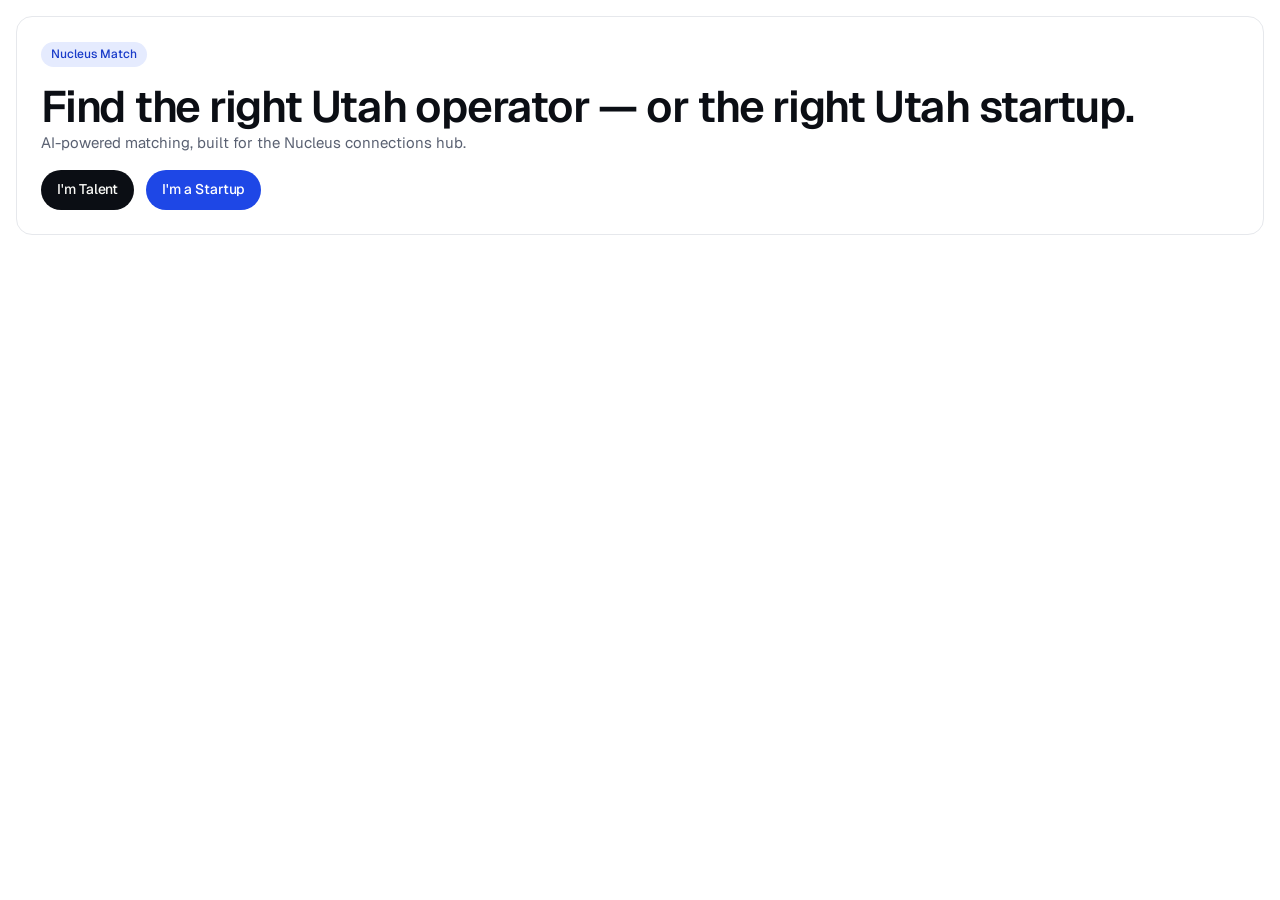
<file: embed.html>
<!doctype html>
<html lang="en">
<head>
  <meta charset="utf-8" />
  <meta name="viewport" content="width=device-width, initial-scale=1" />
  <title>Squarespace embed · Nucleus Match</title>
  <link rel="stylesheet" href="styles.css" />
  <style>
    body { background: transparent; }
    .embed-wrap { padding: 16px; }
  </style>
</head>
<body>
  <div class="embed-wrap">
    <div class="card">
      <div class="tag">Nucleus Match</div>
      <h2 class="mt-2">Find the right Utah operator — or the right Utah startup.</h2>
      <p class="muted">AI-powered matching, built for the Nucleus connections hub.</p>
      <div class="flex mt-2" style="flex-wrap:wrap;">
        <a class="btn btn-primary" href="talent.html" target="_top">I'm Talent</a>
        <a class="btn btn-accent" href="startup.html" target="_top">I'm a Startup</a>
      </div>
    </div>
  </div>
</body>
</html>
</file>
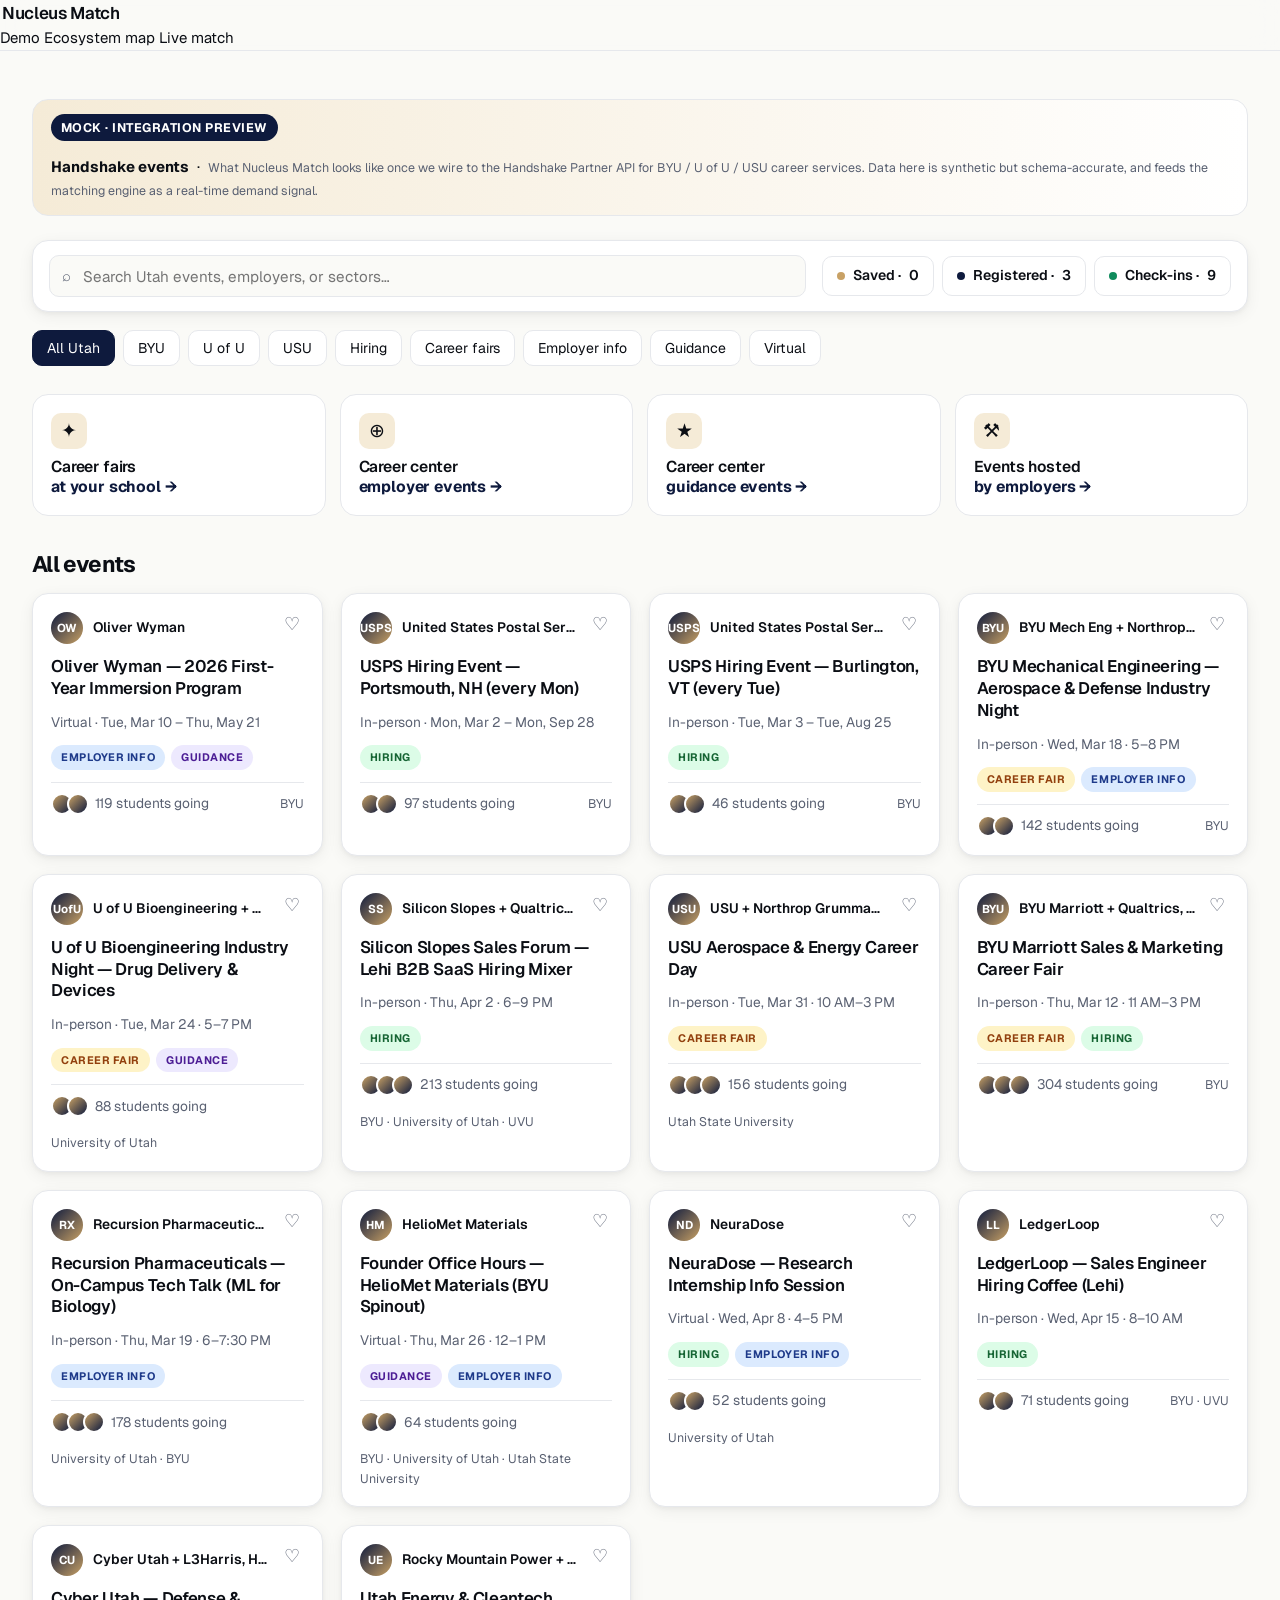
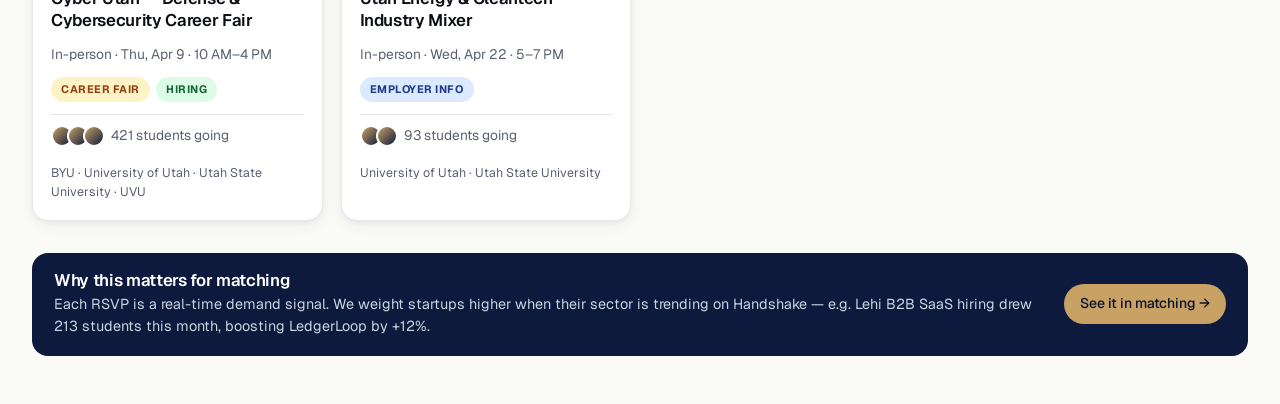
<file: handshake.html>
<!doctype html>
<html lang="en">
<head>
  <meta charset="utf-8" />
  <meta name="viewport" content="width=device-width, initial-scale=1" />
  <title>Handshake events · Nucleus Match</title>
  <link rel="stylesheet" href="styles.css" />
  <style>
    .mock-banner {
      background: linear-gradient(90deg, var(--sandstone-100), #fff);
      border: 1px solid var(--line); border-radius: var(--radius);
      padding: 14px 18px; margin-bottom: 24px;
      display: flex; gap: 14px; align-items: center; flex-wrap: wrap;
    }
    .mock-banner .pill {
      background: var(--navy); color: white; padding: 4px 10px; border-radius: 999px;
      font-size: 0.78rem; font-weight: 700; letter-spacing: 0.04em;
    }
    .mock-banner small { color: var(--muted); }

    .hs-toolbar {
      display: grid; grid-template-columns: 1fr auto; gap: 16px; align-items: center;
      background: white; border: 1px solid var(--line); border-radius: var(--radius);
      padding: 14px 16px; box-shadow: var(--shadow); margin-bottom: 18px;
    }
    .hs-search {
      display: flex; align-items: center; gap: 10px;
      border: 1px solid var(--line); border-radius: 10px; padding: 8px 12px;
      background: var(--snow);
    }
    .hs-search input {
      border: none; background: transparent; outline: none; flex: 1;
      font-size: 0.95rem; color: var(--ink);
    }
    .hs-stats { display: flex; gap: 8px; flex-wrap: wrap; }
    .hs-stat {
      display: inline-flex; align-items: center; gap: 8px;
      border: 1px solid var(--line); border-radius: 10px; padding: 8px 14px;
      background: white; font-size: 0.88rem; color: var(--ink); font-weight: 600;
    }
    .hs-stat .dot { width: 8px; height: 8px; border-radius: 50%; background: var(--sandstone); }
    .hs-stat.alt .dot { background: var(--good); }
    .hs-stat.alt2 .dot { background: var(--navy); }

    .hs-filters {
      display: flex; flex-wrap: wrap; gap: 8px; margin-bottom: 28px;
    }
    .hs-filter {
      padding: 8px 14px; border-radius: 10px; border: 1px solid var(--line);
      background: white; font-size: 0.88rem; color: var(--ink); cursor: pointer;
      user-select: none; transition: all .15s;
    }
    .hs-filter.active { background: var(--navy); color: white; border-color: var(--navy); }
    .hs-filter:hover { border-color: var(--navy); }

    .hs-shortcuts {
      display: grid; grid-template-columns: repeat(auto-fit, minmax(220px, 1fr));
      gap: 14px; margin-bottom: 36px;
    }
    .hs-shortcut {
      background: white; border: 1px solid var(--line); border-radius: var(--radius);
      padding: 18px; display: flex; flex-direction: column; gap: 8px;
      cursor: pointer; transition: transform .12s, box-shadow .12s;
    }
    .hs-shortcut:hover { transform: translateY(-2px); box-shadow: var(--shadow); }
    .hs-shortcut .ico {
      width: 36px; height: 36px; border-radius: 10px;
      display: flex; align-items: center; justify-content: center;
      background: var(--sandstone-100); font-size: 1.2rem;
    }
    .hs-shortcut h4 { font-size: 0.98rem; margin: 0; line-height: 1.3; }
    .hs-shortcut .arr { color: var(--navy); font-weight: 700; }

    .hs-grid {
      display: grid; grid-template-columns: repeat(auto-fill, minmax(280px, 1fr));
      gap: 18px;
    }
    .hs-event {
      background: white; border: 1px solid var(--line); border-radius: var(--radius);
      padding: 18px; box-shadow: var(--shadow);
      display: flex; flex-direction: column; gap: 12px;
      transition: transform .12s, box-shadow .12s;
    }
    .hs-event:hover { transform: translateY(-2px); box-shadow: var(--shadow-lg); }
    .hs-event .top { display: flex; justify-content: space-between; align-items: flex-start; gap: 10px; }
    .hs-event .emp { display: flex; align-items: center; gap: 10px; min-width: 0; }
    .hs-event .emp-logo {
      width: 32px; height: 32px; border-radius: 50%;
      background: linear-gradient(135deg, var(--navy), var(--sandstone));
      color: white; display: flex; align-items: center; justify-content: center;
      font-weight: 700; font-size: 0.72rem; flex: 0 0 auto;
    }
    .hs-event .emp-name {
      font-size: 0.86rem; color: var(--ink); font-weight: 600;
      white-space: nowrap; overflow: hidden; text-overflow: ellipsis;
    }
    .hs-event .bookmark {
      color: var(--muted); cursor: pointer; flex: 0 0 auto;
      width: 24px; height: 24px; display: inline-flex; align-items: center; justify-content: center;
      font-size: 1.1rem; line-height: 1; user-select: none;
      transition: transform 120ms ease, color 120ms ease;
    }
    .hs-event .bookmark:hover { color: var(--sandstone); transform: scale(1.15); }
    .hs-event .bookmark.saved { color: var(--sandstone); }
    .hs-event h3 { font-size: 1.05rem; line-height: 1.3; margin: 0; }
    .hs-event .meta { font-size: 0.86rem; color: var(--muted); }
    .hs-event .tag-row { display: flex; gap: 6px; flex-wrap: wrap; }
    .hs-event .htag {
      font-size: 0.68rem; font-weight: 700; letter-spacing: 0.05em;
      padding: 4px 10px; border-radius: 999px;
    }
    .htag.HIRING        { background: #DCFCE7; color: #166534; }
    .htag.EMPLOYER       { background: #DBEAFE; color: #1E3A8A; }
    .htag.GUIDANCE       { background: #EDE9FE; color: #4C1D95; }
    .htag.CAREER         { background: #FEF3C7; color: #92400E; }

    .hs-event .footer-row {
      display: flex; justify-content: space-between; align-items: center;
      border-top: 1px solid var(--line); padding-top: 10px;
      font-size: 0.86rem; color: var(--muted);
    }
    .hs-event .stack {
      display: inline-flex; align-items: center; gap: 6px;
    }
    .hs-event .av-stack {
      display: inline-flex;
    }
    .hs-event .av-stack .av {
      width: 22px; height: 22px; border-radius: 50%;
      background: linear-gradient(135deg, var(--sandstone), var(--navy));
      border: 2px solid white; margin-left: -6px;
    }
    .hs-event .av-stack .av:first-child { margin-left: 0; }

    .hs-section-title {
      font-size: 1.4rem; font-weight: 700; margin: 8px 0 16px;
    }

    .insight-banner {
      background: var(--navy); color: white; border-radius: var(--radius);
      padding: 18px 22px; margin-top: 32px;
      display: grid; grid-template-columns: 1fr auto; gap: 14px; align-items: center;
    }
    .insight-banner h3 { color: white; margin: 0 0 4px; font-size: 1.05rem; }
    .insight-banner p  { color: #CBD5E1; margin: 0; font-size: 0.9rem; }
    .insight-banner .btn { background: var(--sandstone); color: var(--navy-700); }

    @media (max-width: 720px) {
      .hs-toolbar { grid-template-columns: 1fr; }
      .insight-banner { grid-template-columns: 1fr; }
    }
  </style>
</head>
<body>
  <nav class="nav">
    <a class="brand" href="index.html"><span class="brand-mark"></span><span>Nucleus Match</span></a>
    <div class="nav-links">
      <a href="demo.html">Demo</a>
      <a href="ecosystem.html">Ecosystem map</a>
      <a href="match.html?demo=t-001">Live match</a>
    </div>
  </nav>

  <section class="section-sm">
    <div class="container">

      <div class="mock-banner">
        <span class="pill">MOCK · INTEGRATION PREVIEW</span>
        <div>
          <strong>Handshake events</strong> &nbsp;·&nbsp;
          <small>What Nucleus Match looks like once we wire to the Handshake Partner API for BYU / U of U / USU career services. Data here is synthetic but schema-accurate, and feeds the matching engine as a real-time demand signal.</small>
        </div>
      </div>

      <div class="hs-toolbar">
        <div class="hs-search">
          <span style="color:var(--muted);">⌕</span>
          <input id="hs-q" type="text" placeholder="Search Utah events, employers, or sectors…" />
        </div>
        <div class="hs-stats">
          <span class="hs-stat"><span class="dot"></span> Saved · <span id="stat-saved">0</span></span>
          <span class="hs-stat alt2"><span class="dot"></span> Registered · <span id="stat-reg">0</span></span>
          <span class="hs-stat alt"><span class="dot"></span> Check-ins · <span id="stat-checkins">9</span></span>
        </div>
      </div>

      <div class="hs-filters" id="hs-filters">
        <button class="hs-filter active" data-filter="all">All Utah</button>
        <button class="hs-filter" data-filter="byu">BYU</button>
        <button class="hs-filter" data-filter="u of u">U of U</button>
        <button class="hs-filter" data-filter="usu">USU</button>
        <button class="hs-filter" data-filter="hiring">Hiring</button>
        <button class="hs-filter" data-filter="career-fair">Career fairs</button>
        <button class="hs-filter" data-filter="employer-info">Employer info</button>
        <button class="hs-filter" data-filter="guidance">Guidance</button>
        <button class="hs-filter" data-filter="virtual">Virtual</button>
      </div>

      <div class="hs-shortcuts">
        <div class="hs-shortcut" data-filter="career-fair">
          <div class="ico">✦</div>
          <h4>Career fairs<br /><span class="arr">at your school →</span></h4>
        </div>
        <div class="hs-shortcut" data-filter="employer-info">
          <div class="ico">⊕</div>
          <h4>Career center<br /><span class="arr">employer events →</span></h4>
        </div>
        <div class="hs-shortcut" data-filter="guidance">
          <div class="ico">★</div>
          <h4>Career center<br /><span class="arr">guidance events →</span></h4>
        </div>
        <div class="hs-shortcut" data-filter="hiring">
          <div class="ico">⚒</div>
          <h4>Events hosted<br /><span class="arr">by employers →</span></h4>
        </div>
      </div>

      <h2 class="hs-section-title">All events</h2>
      <div id="hs-grid" class="hs-grid"></div>

      <div class="insight-banner">
        <div>
          <h3>Why this matters for matching</h3>
          <p>Each RSVP is a real-time demand signal. We weight startups higher when their sector is trending on Handshake — e.g. <span id="insight-line">Lehi B2B SaaS hiring drew 213 students this month, boosting LedgerLoop by +12%</span>.</p>
        </div>
        <a class="btn" href="match.html?demo=t-001">See it in matching →</a>
      </div>

    </div>
  </section>

  <div id="toast" class="toast"></div>

  <script src="core/constants.js"></script>
  <script src="integrations/handshake.js"></script>
  <script>
  (async function () {
    const events = await NMHandshake.loadEvents();
    const grid = document.getElementById("hs-grid");
    const search = document.getElementById("hs-q");
    const filterEls = document.querySelectorAll("[data-filter]");

    let activeFilter = "all";

    // Persist saved/bookmarked event ids in localStorage so the ♡ toggle survives reloads.
    const SAVED_KEY = "nm_handshake_saved";
    const savedSet = new Set(JSON.parse(localStorage.getItem(SAVED_KEY) || "[]"));
    function persistSaved() {
      localStorage.setItem(SAVED_KEY, JSON.stringify([...savedSet]));
    }

    function escapeAttr(s) {
      return String(s == null ? "" : s).replace(/"/g, "&quot;").replace(/&/g, "&amp;");
    }

    function showToast(msg, ms) {
      const t = document.getElementById("toast");
      if (!t) return;
      t.textContent = msg;
      t.classList.add("show");
      clearTimeout(showToast._t);
      showToast._t = setTimeout(() => t.classList.remove("show"), ms || 1600);
    }

    function tagClass(t) {
      if (!t) return "";
      if (t.startsWith("HIRING")) return "HIRING";
      if (t.startsWith("EMPLOYER")) return "EMPLOYER";
      if (t.startsWith("GUIDANCE")) return "GUIDANCE";
      if (t.startsWith("CAREER")) return "CAREER";
      return "";
    }

    function avatars(n) {
      const count = Math.min(3, Math.max(2, Math.floor(n / 50)));
      let html = '<span class="av-stack">';
      for (let i = 0; i < count; i++) html += '<span class="av"></span>';
      html += "</span>";
      return html;
    }

    function matchesFilter(ev, f) {
      if (f === "all") return true;
      if (f === "virtual") return ev.medium === "virtual";
      if (["byu", "u of u", "usu", "uvu"].includes(f)) {
        return (ev.schools || []).some((s) => s.toLowerCase().includes(f));
      }
      return ev.type === f;
    }

    function render() {
      const q = search.value.trim().toLowerCase();
      const filtered = events.filter((ev) => {
        if (!matchesFilter(ev, activeFilter)) return false;
        if (!q) return true;
        const hay = [ev.title, ev.employer, (ev.sectors || []).join(" "), (ev.tags || []).join(" ")]
          .join(" ").toLowerCase();
        return hay.includes(q);
      });

      grid.innerHTML = filtered.map((ev) => {
        const evId = ev.id || ev.title;
        const isSaved = savedSet.has(evId);
        return `
        <div class="hs-event" data-event-id="${escapeAttr(evId)}">
          <div class="top">
            <div class="emp">
              <span class="emp-logo">${ev.employer_initials || "•"}</span>
              <span class="emp-name">${ev.employer || ""}</span>
            </div>
            <span class="bookmark${isSaved ? " saved" : ""}" role="button" tabindex="0" title="${isSaved ? "Remove from shortlist" : "Save to your shortlist"}">${isSaved ? "♥" : "♡"}</span>
          </div>
          <h3>${ev.title}</h3>
          <div class="meta">
            ${ev.medium === "virtual" ? "Virtual" : "In-person"}
            · ${ev.date_label || ""}
          </div>
          <div class="tag-row">
            ${(ev.tags || []).map((t) => `<span class="htag ${tagClass(t)}">${t}</span>`).join("")}
          </div>
          <div class="footer-row">
            <span class="stack">${avatars(ev.students_going)} ${ev.students_going} students going</span>
            <span style="font-size:0.78rem;">${(ev.schools || []).join(" · ")}</span>
          </div>
        </div>
      `;
      }).join("");

      // Saved count reflects real bookmarks; registered stays cosmetic.
      document.getElementById("stat-saved").textContent = savedSet.size;
      document.getElementById("stat-reg").textContent = Math.min(3, filtered.length);
    }

    // Bookmark toggle (event delegation — survives re-renders).
    grid.addEventListener("click", (e) => {
      const bm = e.target.closest(".bookmark");
      if (!bm) return;
      const card = bm.closest(".hs-event");
      const id = card && card.dataset.eventId;
      if (!id) return;
      if (savedSet.has(id)) {
        savedSet.delete(id);
        showToast("Removed from shortlist");
      } else {
        savedSet.add(id);
        showToast("✓ Saved to your shortlist");
      }
      persistSaved();
      render();
    });

    filterEls.forEach((el) => {
      el.addEventListener("click", () => {
        activeFilter = el.dataset.filter;
        document.querySelectorAll(".hs-filter").forEach((b) => b.classList.remove("active"));
        const matchBtn = document.querySelector(`.hs-filter[data-filter="${activeFilter}"]`);
        if (matchBtn) matchBtn.classList.add("active");
        render();
      });
    });

    search.addEventListener("input", render);

    render();
  })();
  </script>
</body>
</html>
</file>
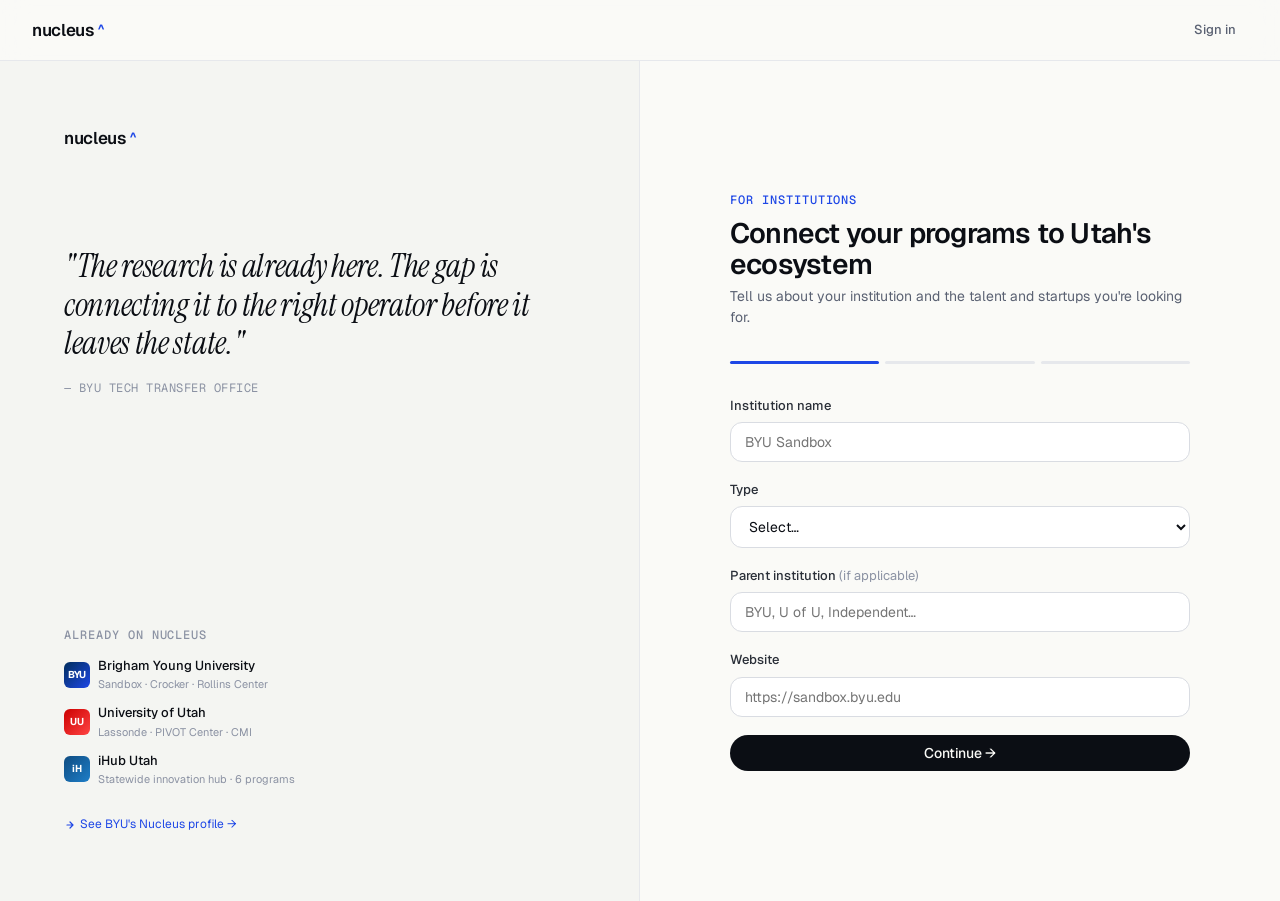
<file: institution.html>
<!doctype html>
<html lang="en">
<head>
  <meta charset="utf-8" />
  <meta name="viewport" content="width=device-width, initial-scale=1" />
  <title>Join as an Institution · Nucleus</title>
  <link rel="stylesheet" href="styles.css" />
</head>
<body>
  <nav class="nav">
    <div class="container nav-inner">
      <div class="nav-left">
        <a href="index.html" class="brand">nucleus<span class="brand-mark">^</span></a>
      </div>
      <div class="nav-right">
        <a href="signin.html" class="btn btn-quiet btn-sm">Sign in</a>
      </div>
    </div>
  </nav>

  <div class="onb-shell">
    <!-- Left panel -->
    <div class="onb-left">
      <div>
        <a href="index.html" class="brand" style="margin-bottom:48px; display:inline-flex;">nucleus<span class="brand-mark">^</span></a>
        <div class="onb-quote" style="margin-top:48px;">
          "The research is already here. The gap is connecting it to the right operator before it leaves the state."
        </div>
        <div class="onb-quote-by">— BYU Tech Transfer Office</div>
      </div>
      <div>
        <div class="eyebrow" style="margin-bottom:12px;">Already on Nucleus</div>
        <div style="display:flex; flex-direction:column; gap:10px;">
          <div class="row gap-8">
            <div class="avatar avatar-sm" style="background:linear-gradient(135deg,#002E5D,#1E47E6); border-radius:6px; font-size:10px; font-weight:700; color:white; display:flex; align-items:center; justify-content:center; width:26px; height:26px;">BYU</div>
            <div>
              <div style="font-size:13px; font-weight:500;">Brigham Young University</div>
              <div class="muted-2" style="font-size:11px;">Sandbox · Crocker · Rollins Center</div>
            </div>
          </div>
          <div class="row gap-8">
            <div class="avatar avatar-sm" style="background:linear-gradient(135deg,#CC0000,#FF4444); border-radius:6px; font-size:10px; font-weight:700; color:white; display:flex; align-items:center; justify-content:center; width:26px; height:26px;">UU</div>
            <div>
              <div style="font-size:13px; font-weight:500;">University of Utah</div>
              <div class="muted-2" style="font-size:11px;">Lassonde · PIVOT Center · CMI</div>
            </div>
          </div>
          <div class="row gap-8">
            <div class="avatar avatar-sm" style="background:linear-gradient(135deg,#0F4C81,#1E7EC8); border-radius:6px; font-size:10px; font-weight:700; color:white; display:flex; align-items:center; justify-content:center; width:26px; height:26px;">iH</div>
            <div>
              <div style="font-size:13px; font-weight:500;">iHub Utah</div>
              <div class="muted-2" style="font-size:11px;">Statewide innovation hub · 6 programs</div>
            </div>
          </div>
          <div style="margin-top:16px;">
            <a href="byu.html" style="font-size:12px; color:var(--blue); display:inline-flex; align-items:center; gap:4px;">
              <svg width="12" height="12" viewBox="0 0 16 16" fill="none" stroke="currentColor" stroke-width="1.6" stroke-linecap="round" stroke-linejoin="round"><path d="M4 8h8M8 4l4 4-4 4"/></svg>
              See BYU's Nucleus profile →
            </a>
          </div>
        </div>
      </div>
    </div>

    <!-- Right panel (form) -->
    <div class="onb-right">
      <div class="onb-form">
        <div class="eyebrow eyebrow-blue" style="margin-bottom:8px;">For Institutions</div>
        <h2 style="font-size:28px; margin-bottom:6px;">Connect your programs to Utah's ecosystem</h2>
        <p class="muted" style="font-size:14px; margin-bottom:32px;">Tell us about your institution and the talent and startups you're looking for.</p>

        <!-- Progress bar -->
        <div class="onb-progress" id="inst-progress">
          <div class="onb-step-bar active" data-bar="1"></div>
          <div class="onb-step-bar" data-bar="2"></div>
          <div class="onb-step-bar" data-bar="3"></div>
        </div>

        <form id="inst-form" autocomplete="off">

          <!-- Step 1: Identity -->
          <div class="form-step" data-step="1">
            <div class="field">
              <label for="inst-name">Institution name</label>
              <input type="text" id="inst-name" name="name" required placeholder="BYU Sandbox" />
            </div>
            <div class="field">
              <label for="inst-type">Type</label>
              <select id="inst-type" name="type" required>
                <option value="">Select…</option>
                <option value="university">University</option>
                <option value="accelerator">Accelerator / Incubator</option>
                <option value="lab">Research Lab</option>
                <option value="vc">Venture Capital</option>
                <option value="innovation-hub">Innovation Hub</option>
                <option value="community">Community / Association</option>
                <option value="government">Government / Agency</option>
              </select>
            </div>
            <div class="field">
              <label for="inst-parent">Parent institution <span class="muted-2" style="font-weight:400;">(if applicable)</span></label>
              <input type="text" id="inst-parent" name="parent" placeholder="BYU, U of U, Independent…" />
            </div>
            <div class="field">
              <label for="inst-website">Website</label>
              <input type="text" id="inst-website" name="url" placeholder="https://sandbox.byu.edu" />
            </div>
            <button type="button" class="btn btn-primary btn-block" data-next="2">Continue →</button>
          </div>

          <!-- Step 2: Focus -->
          <div class="form-step" data-step="2" hidden>
            <div class="field">
              <label for="inst-location">Location</label>
              <input type="text" id="inst-location" name="location" placeholder="Provo, UT" />
            </div>
            <div class="field">
              <label for="inst-mission">Mission / tagline</label>
              <input type="text" id="inst-mission" name="mission" placeholder="Studio-style program where students build companies." />
            </div>
            <div class="field">
              <label>Focus sectors <span class="muted-2" style="font-weight:400;">(pick all that apply)</span></label>
              <div class="chips" data-multi="domains" style="margin-top:8px;">
                <span class="chip">Life Sciences</span>
                <span class="chip">AI</span>
                <span class="chip">Defense</span>
                <span class="chip">Cyber</span>
                <span class="chip">Energy</span>
                <span class="chip">Advanced Mfg</span>
                <span class="chip">Fintech</span>
                <span class="chip">Software</span>
              </div>
            </div>
            <div class="row">
              <button type="button" class="btn btn-ghost" data-back="1">← Back</button>
              <button type="button" class="btn btn-primary flex-1" style="justify-content:center;" data-next="3">Continue →</button>
            </div>
          </div>

          <!-- Step 3: What you offer -->
          <div class="form-step" data-step="3" hidden>
            <div class="field">
              <label>What you offer <span class="muted-2" style="font-weight:400;">(pick all that apply)</span></label>
              <div class="chips" data-multi="offers" style="margin-top:8px;">
                <span class="chip">Funding</span>
                <span class="chip">Lab space</span>
                <span class="chip">Mentorship</span>
                <span class="chip">Tech transfer</span>
                <span class="chip">Internships</span>
                <span class="chip">Cohort program</span>
                <span class="chip">IP licensing</span>
                <span class="chip">Industry intros</span>
                <span class="chip">Equipment access</span>
              </div>
            </div>
            <div class="field">
              <label>Looking for <span class="muted-2" style="font-weight:400;">(pick all that apply)</span></label>
              <div class="chips" data-multi="looking_for" style="margin-top:8px;">
                <span class="chip">Startups to support</span>
                <span class="chip">Industry partners</span>
                <span class="chip">Operators</span>
                <span class="chip">Students</span>
                <span class="chip">Researchers</span>
                <span class="chip">Investors</span>
              </div>
            </div>
            <div class="field">
              <label for="inst-founded">Year founded</label>
              <input type="text" id="inst-founded" name="founded" placeholder="2010" />
            </div>
            <div class="row">
              <button type="button" class="btn btn-ghost" data-back="2">← Back</button>
              <button type="submit" class="btn btn-primary flex-1" style="justify-content:center;">List my institution →</button>
            </div>
          </div>

        </form>
      </div>
    </div>
  </div>

  <div id="toast" class="toast"></div>
  <script src="app.js"></script>
  <script>
    NM.initStepForm("#inst-form", "institution");
    (function() {
      const bars = document.querySelectorAll('#inst-progress .onb-step-bar');
      const obs = new MutationObserver(function() {
        const steps = document.querySelectorAll('.form-step');
        let cur = 1;
        steps.forEach(function(s) { if (!s.hidden) cur = Number(s.dataset.step); });
        bars.forEach(function(b, i) {
          const n = i + 1;
          b.classList.toggle('done',   n < cur);
          b.classList.toggle('active', n === cur);
        });
      });
      document.querySelectorAll('.form-step').forEach(function(s) {
        obs.observe(s, { attributes: true });
      });
    })();
  </script>
</body>
</html>
</file>
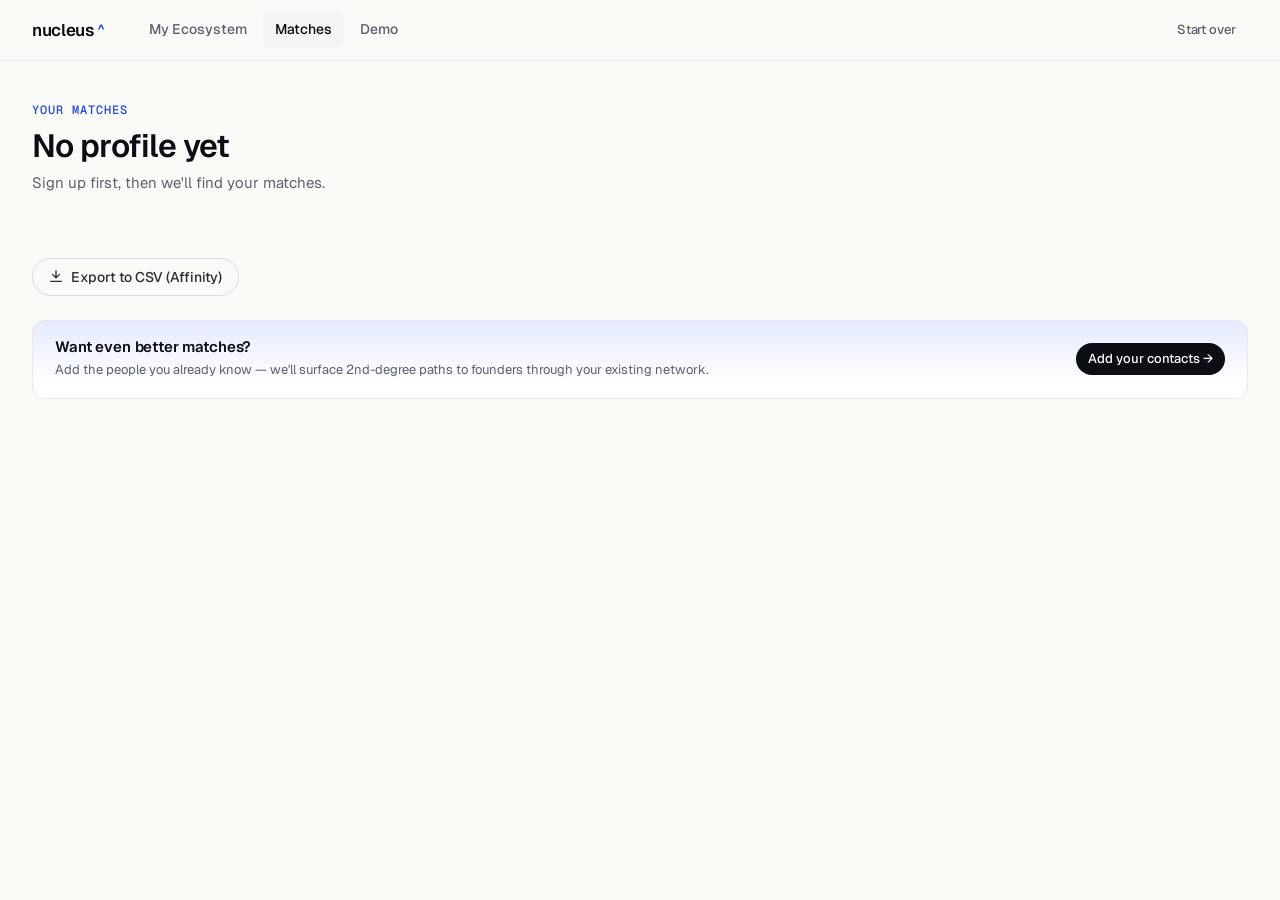
<file: match.html>
<!doctype html>
<html lang="en">
<head>
  <meta charset="utf-8" />
  <meta name="viewport" content="width=device-width, initial-scale=1" />
  <title>Your matches · Nucleus</title>
  <link rel="stylesheet" href="styles.css" />
</head>
<body>
  <nav class="nav">
    <div class="container nav-inner">
      <div class="nav-left">
        <a href="index.html" class="brand">nucleus<span class="brand-mark">^</span></a>
        <div class="nav-links">
          <a href="ecosystem.html" class="nav-link">My Ecosystem</a>
          <a href="match.html" class="nav-link active">Matches</a>
          <a href="demo.html" class="nav-link">Demo</a>
        </div>
      </div>
      <div class="nav-right">
        <a href="index.html" class="btn btn-quiet btn-sm">Start over</a>
      </div>
    </div>
  </nav>

  <div class="page">
    <div class="container" style="padding-top:40px; padding-bottom:80px;">
      <div id="match-header" style="margin-bottom:32px;">
        <div class="eyebrow eyebrow-blue" style="margin-bottom:8px;">Your matches</div>
        <h2 id="match-title" style="font-size:32px;">Top Utah matches for you</h2>
        <p class="muted" id="match-subtitle" style="margin-top:8px; font-size:15px;">Ranked by 6-criteria fit score · explanations included</p>
      </div>

      <div id="results" style="display:flex; flex-direction:column; gap:12px;"></div>

      <div style="margin-top:32px; display:flex; gap:12px; flex-wrap:wrap;">
        <button class="btn btn-ghost" id="export-csv">
          <svg width="14" height="14" viewBox="0 0 16 16" fill="none" stroke="currentColor" stroke-width="1.6" stroke-linecap="round" stroke-linejoin="round"><path d="M8 1v8M4 5l4 4 4-4M2 13h12"/></svg>
          Export to CSV (Affinity)
        </button>
      </div>

      <!-- Cross-link to the network builder for richer 2nd-degree matches -->
      <div class="network-cta-banner">
        <div>
          <h4>Want even better matches?</h4>
          <p>Add the people you already know — we'll surface 2nd-degree paths to founders through your existing network.</p>
        </div>
        <a class="btn btn-primary btn-sm" href="ecosystem.html#build-network">
          Add your contacts →
        </a>
      </div>
    </div>
  </div>

  <div id="toast" class="toast"></div>
  <script src="core/constants.js"></script>
  <script src="core/match.js"></script>
  <script src="core/explain.js"></script>
  <script src="core/signals.js"></script>
  <script src="integrations/affinity.js"></script>
  <script src="integrations/handshake.js"></script>
  <script src="app.js"></script>
  <script>NM.renderMatches();</script>
</body>
</html>
</file>
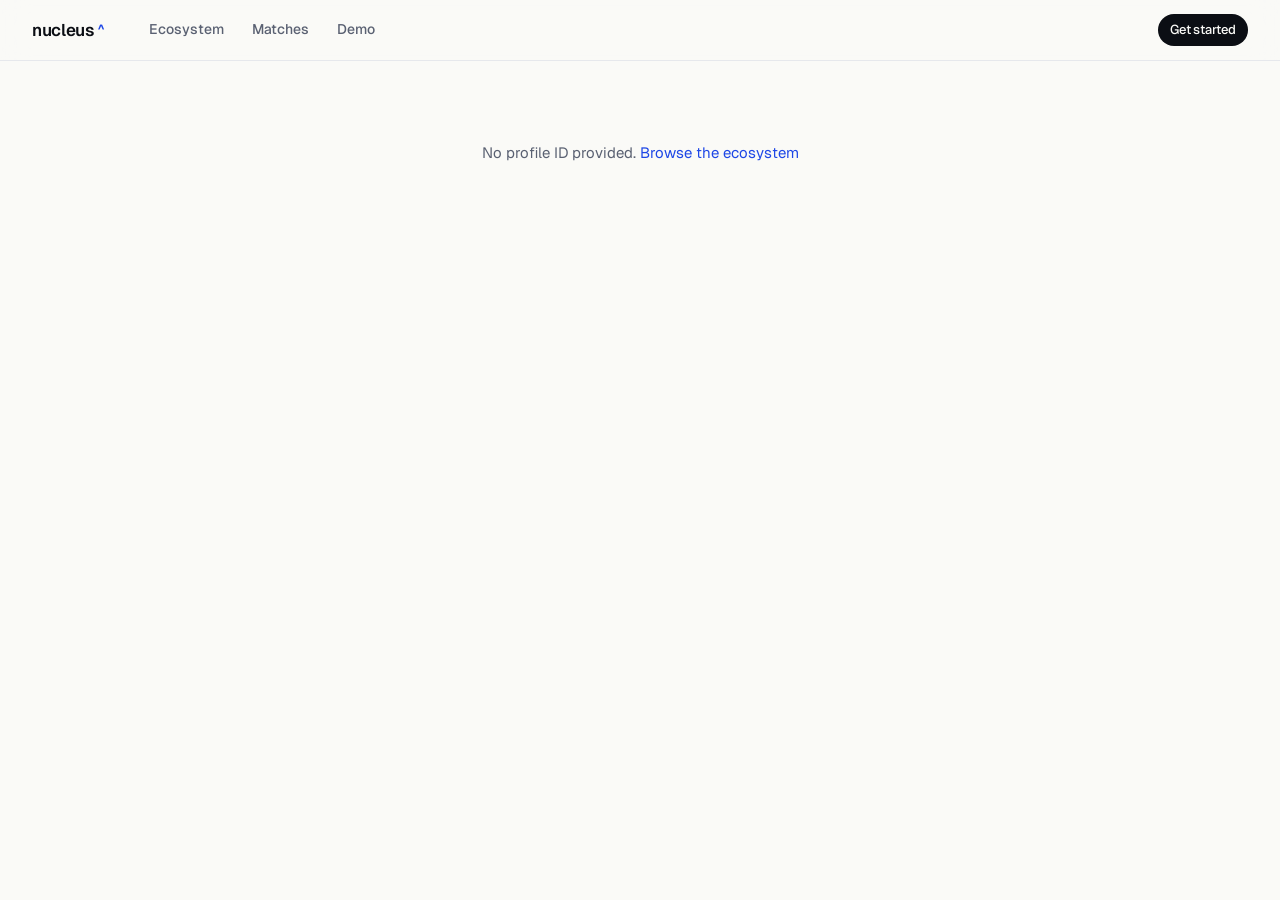
<file: profile.html>
<!doctype html>
<html lang="en">
<head>
  <meta charset="utf-8" />
  <meta name="viewport" content="width=device-width, initial-scale=1" />
  <title>Profile · Nucleus</title>
  <link rel="stylesheet" href="styles.css" />
</head>
<body>
  <nav class="nav">
    <div class="container nav-inner">
      <div class="nav-left">
        <a href="index.html" class="brand">nucleus<span class="brand-mark">^</span></a>
        <div class="nav-links">
          <a href="ecosystem.html" class="nav-link">Ecosystem</a>
          <a href="match.html" class="nav-link">Matches</a>
          <a href="demo.html" class="nav-link">Demo</a>
        </div>
      </div>
      <div class="nav-right">
        <a href="talent.html" class="btn btn-primary btn-sm">Get started</a>
      </div>
    </div>
  </nav>

  <div class="page" id="profile-root">
    <!-- Rendered by JS -->
    <div class="container" style="padding-top:40px; padding-bottom:80px; text-align:center;">
      <div style="width:36px;height:36px;border:3px solid var(--line);border-top-color:var(--blue);border-radius:50%;animation:spin 0.7s linear infinite;margin:60px auto;"></div>
    </div>
  </div>

  <style>@keyframes spin{to{transform:rotate(360deg);}}</style>
  <div id="toast" class="toast"></div>

  <script>
  const avatarPalette=[['#1E47E6','#7C3AED'],['#0F8B5C','#10B981'],['#B8730E','#F59E0B'],['#0E1A3D','#1E47E6'],['#9333EA','#EC4899'],['#0891B2','#06B6D4'],['#DC2626','#F97316'],['#4338CA','#7C3AED'],['#059669','#84CC16']];
  function avatarBg(id){let h=0;for(const c of String(id))h=(h*31+c.charCodeAt(0))>>>0;const[a,b]=avatarPalette[h%avatarPalette.length];return`linear-gradient(135deg,${a},${b})`;}
  function initials(name){return String(name||'').split(' ').filter(Boolean).slice(0,2).map(s=>s[0]).join('').toUpperCase();}
  function esc(s){return String(s==null?'':s).replace(/&/g,'&amp;').replace(/</g,'&lt;').replace(/>/g,'&gt;');}
  function chip(t,cls=''){return`<span class="chip ${cls}" style="cursor:default;">${esc(t)}</span>`;}

  function renderTalentProfile(p, matchInfo) {
    const isMatch = !!matchInfo;
    return `
      <div class="container" style="padding-top:32px; padding-bottom:80px;">
        <div class="profile-hero">
          <div class="avatar avatar-xl" style="background:${avatarBg(p.id)};">${initials(p.name)}</div>
          <div>
            ${isMatch?`<div class="eyebrow eyebrow-blue">${matchInfo.score}% match</div>`:''}
            <div class="profile-name" style="margin-top:${isMatch?'6px':'0'}">${esc(p.name)}</div>
            <div class="profile-title">${esc(p.headline||p.role_type||'')}</div>
            <div class="profile-meta">
              ${p.location?`<span>📍 ${esc(p.location)}</span>`:''}
              ${p.school?`<span>${esc(p.school)}</span>`:''}
              ${p.availability?`<span>${esc(p.availability)}</span>`:''}
            </div>
            ${p.skills&&p.skills.length?`<div style="margin-top:14px;display:flex;gap:8px;flex-wrap:wrap;">${p.skills.map(s=>chip(s)).join('')}</div>`:''}
          </div>
          <div class="row gap-8">
            ${isMatch?`<button class="btn btn-blue" onclick="sendToAffinity()">
              <svg width="14" height="14" viewBox="0 0 16 16" fill="none" stroke="currentColor" stroke-width="1.6" stroke-linecap="round" stroke-linejoin="round"><path d="M8 1v4M8 11v4M1 8h4M11 8h4M3 3l2.5 2.5M10.5 10.5L13 13M3 13l2.5-2.5M10.5 5.5L13 3"/></svg>
              Request intro
            </button>`:''}
            <button class="btn btn-ghost" onclick="history.back()">← Back</button>
          </div>
        </div>

        <div class="divider"></div>

        <div class="profile-grid">
          <div>
            ${p.mission?`<div class="profile-section">
              <h4>Mission</h4>
              <p class="profile-bio">${esc(p.mission)}</p>
            </div>`:''}

            ${p.domains&&p.domains.length?`<div class="profile-section">
              <h4>Domains</h4>
              <div style="display:flex;gap:8px;flex-wrap:wrap;">${p.domains.map(d=>chip(d,'chip-blue')).join('')}</div>
            </div>`:''}

            ${p.stage_pref&&p.stage_pref.length?`<div class="profile-section">
              <h4>Stage preference</h4>
              <div style="display:flex;gap:8px;flex-wrap:wrap;">${p.stage_pref.map(s=>chip(s)).join('')}</div>
            </div>`:''}

            ${isMatch?`<div class="profile-section">
              <h4>Why we matched you</h4>
              <div class="card card-pad" style="padding:20px;">
                <div style="display:flex;justify-content:space-between;align-items:center;margin-bottom:20px;">
                  <div style="font-weight:600;font-size:16px;">${matchInfo.score}% overall fit</div>
                  <div class="eyebrow" style="font-size:11px;">${matchInfo.score >= 85 ? 'Strong match' : matchInfo.score >= 70 ? 'Good match' : 'Partial match'}</div>
                </div>
                ${Object.entries(matchInfo.breakdown).map(([k,v])=>`
                  <div class="match-dim">
                    <div class="dim-label">${k.charAt(0).toUpperCase()+k.slice(1)}</div>
                    <div class="dim-bar${v<0.5?' warn':''}"><span style="width:${Math.round(v*100)}%"></span></div>
                    <div class="dim-pct">${Math.round(v*100)}</div>
                  </div>`).join('')}
                ${matchInfo.top_reasons&&matchInfo.top_reasons.length?`
                  <div style="margin-top:16px;padding:14px;background:var(--blue-tint);border-radius:var(--r-md);">
                    <div style="font-weight:600;font-size:13px;margin-bottom:8px;color:var(--blue-2);">Why matched?</div>
                    <ul style="margin:0;padding-left:18px;display:flex;flex-direction:column;gap:4px;">
                      ${matchInfo.top_reasons.map(r=>`<li style="font-size:13px;color:var(--ink-2);">${esc(r)}</li>`).join('')}
                    </ul>
                  </div>`:''}
              </div>
            </div>`:''}
          </div>

          <aside>
            <div class="card card-pad">
              <div class="eyebrow">Profile details</div>
              <div style="margin-top:12px;display:flex;flex-direction:column;gap:10px;">
                ${p.role_type?`<div><div style="font-size:11px;color:var(--ink-4);text-transform:uppercase;letter-spacing:0.06em;margin-bottom:2px;">Role type</div><div style="font-size:14px;font-weight:500;">${esc(p.role_type)}</div></div>`:''}
                ${p.risk_tolerance?`<div><div style="font-size:11px;color:var(--ink-4);text-transform:uppercase;letter-spacing:0.06em;margin-bottom:2px;">Risk tolerance</div><div style="font-size:14px;font-weight:500;">${esc(p.risk_tolerance)} / 5</div></div>`:''}
                ${p.availability?`<div><div style="font-size:11px;color:var(--ink-4);text-transform:uppercase;letter-spacing:0.06em;margin-bottom:2px;">Availability</div><div style="font-size:14px;font-weight:500;">${esc(p.availability)}</div></div>`:''}
              </div>
            </div>

            <!-- Network bridge -->
            <div class="bridge-card" style="margin-top:16px;">
              <div class="bridge-head">
                <h4>
                  <svg width="14" height="14" viewBox="0 0 16 16" fill="none" stroke="currentColor" stroke-width="1.6" stroke-linecap="round" stroke-linejoin="round" style="display:inline;vertical-align:-2px;"><path d="M3 3a2 2 0 1 0 0 4 2 2 0 0 0 0-4ZM13 9a2 2 0 1 0 0 4 2 2 0 0 0 0-4ZM8 8a2 2 0 1 0 0 4 2 2 0 0 0 0-4ZM5 5l2 3M9 8l3 2"/></svg>
                  Network bridges
                </h4>
                <p>Paths through people you already know.</p>
              </div>
              <button class="bridge-row" onclick="window.location='ecosystem.html'">
                <div class="avatar avatar-sm" style="background:linear-gradient(135deg,#1E47E6,#7C3AED);">JL</div>
                <div>
                  <div class="bridge-name">Jamie Liu</div>
                  <div class="bridge-why">BYU CS dept connection · 1st degree · freelanced for multiple Utah startups.</div>
                </div>
                <span class="bridge-action">View →</span>
              </button>
              <button class="bridge-row" onclick="window.location='ecosystem.html'">
                <div class="avatar avatar-sm" style="background:linear-gradient(135deg,#0F8B5C,#10B981);">SC</div>
                <div>
                  <div class="bridge-name">Sarah Chen</div>
                  <div class="bridge-why">Mutual: Lassonde cohort + U of U research network.</div>
                </div>
                <span class="bridge-action">View →</span>
              </button>
              <div style="padding:14px 20px;background:var(--bg-mist);border-top:1px solid var(--line);">
                <button class="btn btn-blue btn-sm btn-block" onclick="toast('Intro request drafted!')">Draft an intro request</button>
              </div>
            </div>
          </aside>
        </div>
      </div>`;
  }

  function renderStartupProfile(s, matchInfo) {
    const isMatch = !!matchInfo;
    return `
      <div class="container" style="padding-top:32px; padding-bottom:80px;">
        <div class="profile-hero">
          <div class="avatar avatar-xl" style="background:${avatarBg(s.id)}; border-radius:24px;">${initials(s.name)}</div>
          <div>
            ${isMatch?`<div class="eyebrow eyebrow-blue">${matchInfo.score}% match</div>`:''}
            <div class="profile-name" style="margin-top:${isMatch?'6px':'0'}">${esc(s.name)}</div>
            <div class="profile-title">${esc(s.mission||'')}</div>
            <div class="profile-meta">
              ${s.location?`<span>📍 ${esc(s.location)}</span>`:''}
              ${s.sector?`<span>${esc(s.sector)}</span>`:''}
              ${s.stage?`<span>${esc(s.stage)}</span>`:''}
              ${s.funding_status?`<span>${esc(s.funding_status)}</span>`:''}
            </div>
          </div>
          <div class="row gap-8">
            ${isMatch?`<button class="btn btn-blue" onclick="sendToAffinity()">
              <svg width="14" height="14" viewBox="0 0 16 16" fill="none" stroke="currentColor" stroke-width="1.6" stroke-linecap="round" stroke-linejoin="round"><path d="M8 1v4M8 11v4M1 8h4M11 8h4M3 3l2.5 2.5M10.5 10.5L13 13M3 13l2.5-2.5M10.5 5.5L13 3"/></svg>
              Connect
            </button>`:''}
            <button class="btn btn-ghost" onclick="history.back()">← Back</button>
          </div>
        </div>

        <div class="divider"></div>

        <div class="profile-grid">
          <div>
            ${s.needs&&s.needs.length?`<div class="profile-section">
              <h4>Immediate needs</h4>
              <div style="display:flex;gap:8px;flex-wrap:wrap;">${s.needs.map(n=>chip(n,'chip-blue')).join('')}</div>
            </div>`:''}

            ${s.origin?`<div class="profile-section">
              <h4>Origin</h4>
              <p class="muted">${esc(s.origin)}</p>
            </div>`:''}

            ${isMatch?`<div class="profile-section">
              <h4>Why we matched you</h4>
              <div class="card card-pad" style="padding:20px;">
                <div style="display:flex;justify-content:space-between;align-items:center;margin-bottom:20px;">
                  <div style="font-weight:600;font-size:16px;">${matchInfo.score}% overall fit</div>
                </div>
                ${Object.entries(matchInfo.breakdown).map(([k,v])=>`
                  <div class="match-dim">
                    <div class="dim-label">${k.charAt(0).toUpperCase()+k.slice(1)}</div>
                    <div class="dim-bar${v<0.5?' warn':''}"><span style="width:${Math.round(v*100)}%"></span></div>
                    <div class="dim-pct">${Math.round(v*100)}</div>
                  </div>`).join('')}
                ${matchInfo.top_reasons&&matchInfo.top_reasons.length?`
                  <div style="margin-top:16px;padding:14px;background:var(--blue-tint);border-radius:var(--r-md);">
                    <div style="font-weight:600;font-size:13px;margin-bottom:8px;color:var(--blue-2);">Why matched?</div>
                    <ul style="margin:0;padding-left:18px;display:flex;flex-direction:column;gap:4px;">
                      ${matchInfo.top_reasons.map(r=>`<li style="font-size:13px;color:var(--ink-2);">${esc(r)}</li>`).join('')}
                    </ul>
                  </div>`:''}
              </div>
            </div>`:''}
          </div>

          <aside>
            <div class="card card-pad">
              <div class="eyebrow">Startup details</div>
              <div style="margin-top:12px;display:flex;flex-direction:column;gap:10px;">
                ${s.trl?`<div><div style="font-size:11px;color:var(--ink-4);text-transform:uppercase;letter-spacing:0.06em;margin-bottom:2px;">TRL</div><div style="font-size:14px;font-weight:500;">${esc(s.trl)} / 9</div></div>`:''}
                ${s.stage?`<div><div style="font-size:11px;color:var(--ink-4);text-transform:uppercase;letter-spacing:0.06em;margin-bottom:2px;">Stage</div><div style="font-size:14px;font-weight:500;">${esc(s.stage)}</div></div>`:''}
                ${s.funding_status?`<div><div style="font-size:11px;color:var(--ink-4);text-transform:uppercase;letter-spacing:0.06em;margin-bottom:2px;">Funding</div><div style="font-size:14px;font-weight:500;">${esc(s.funding_status)}</div></div>`:''}
              </div>
            </div>
          </aside>
        </div>
      </div>`;
  }

  function toast(msg) {
    const t = document.getElementById('toast');
    t.textContent = msg; t.classList.add('show');
    setTimeout(()=>t.classList.remove('show'), 2000);
  }

  function sendToAffinity() { toast('Sent to Affinity CRM ✓'); }

  async function init() {
    const params = new URLSearchParams(location.search);
    const id = params.get('id');
    const kind = params.get('kind') || 'talent';
    const root = document.getElementById('profile-root');

    if (!id) {
      root.innerHTML = '<div class="container" style="padding-top:80px;text-align:center;"><p class="muted">No profile ID provided. <a href="ecosystem.html" style="color:var(--blue);">Browse the ecosystem</a></p></div>';
      return;
    }

    const [talent, startups] = await Promise.all([
      fetch('data/talent.json').then(r=>r.json()).catch(()=>[]),
      fetch('data/startups.json').then(r=>r.json()).catch(()=>[]),
    ]);

    const profile = kind === 'startup'
      ? startups.find(s=>s.id===id)
      : talent.find(t=>t.id===id);

    if (!profile) {
      root.innerHTML = `<div class="container" style="padding-top:80px;text-align:center;"><p class="muted">Profile not found. <a href="ecosystem.html" style="color:var(--blue);">Browse the ecosystem</a></p></div>`;
      return;
    }

    root.className = 'page';
    root.innerHTML = kind === 'startup'
      ? renderStartupProfile(profile, null)
      : renderTalentProfile(profile, null);
  }

  init();
  </script>
</body>
</html>
</file>
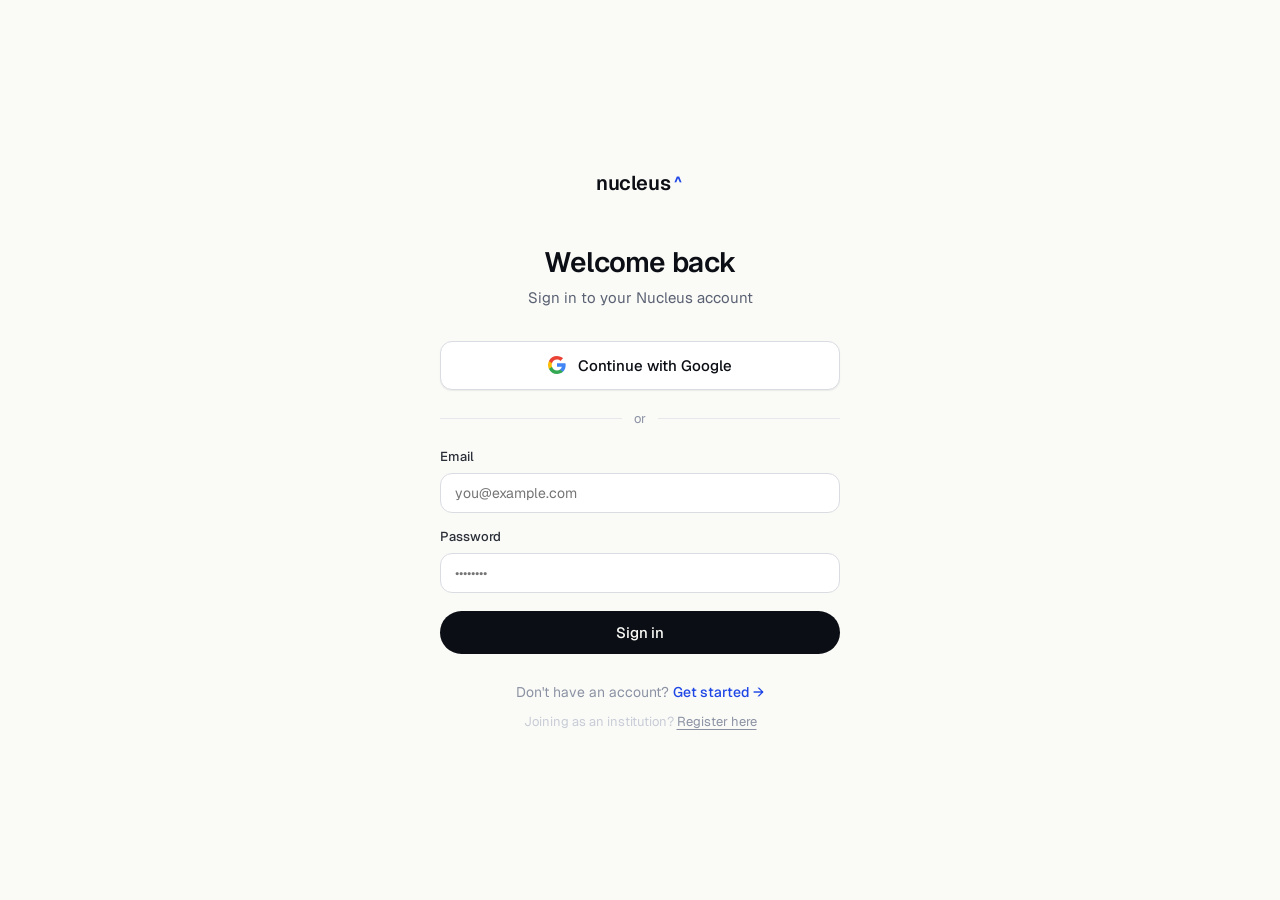
<file: signin.html>
<!doctype html>
<html lang="en">
<head>
  <meta charset="utf-8" />
  <meta name="viewport" content="width=device-width, initial-scale=1" />
  <title>Sign in · Nucleus</title>
  <link rel="stylesheet" href="styles.css" />
</head>
<body style="min-height:100vh; display:flex; flex-direction:column; align-items:center; justify-content:center; background:var(--bg); padding:32px;">

  <div style="width:100%; max-width:400px; animation:fadeUp 0.4s var(--t) both;">
    <a href="index.html" class="brand" style="display:flex; justify-content:center; margin-bottom:48px; font-size:20px;">
      nucleus<span class="brand-mark">^</span>
    </a>

    <h2 style="font-size:28px; text-align:center; letter-spacing:-0.025em; margin-bottom:8px;">Welcome back</h2>
    <p class="muted" style="text-align:center; margin-bottom:32px; font-size:15px;">Sign in to your Nucleus account</p>

    <button id="google-btn" onclick="handleGoogleSignIn()" style="
      width:100%; display:flex; align-items:center; justify-content:center; gap:12px;
      padding:14px 20px; background:white; border:1px solid var(--line-2);
      border-radius:var(--r-md); font-size:15px; font-weight:500; cursor:pointer;
      font-family:inherit; color:var(--ink); transition:all 0.18s;
      box-shadow:var(--shadow-1);
    "
    onmouseover="this.style.boxShadow='var(--shadow-2)'; this.style.borderColor='var(--ink-5)'"
    onmouseout="this.style.boxShadow='var(--shadow-1)'; this.style.borderColor='var(--line-2)'">
      <svg width="18" height="18" viewBox="0 0 18 18" fill="none" xmlns="http://www.w3.org/2000/svg">
        <path d="M17.64 9.205c0-.639-.057-1.252-.164-1.841H9v3.481h4.844a4.14 4.14 0 01-1.796 2.716v2.259h2.908c1.702-1.567 2.684-3.875 2.684-6.615z" fill="#4285F4"/>
        <path d="M9 18c2.43 0 4.467-.806 5.956-2.18l-2.908-2.259c-.806.54-1.837.86-3.048.86-2.344 0-4.328-1.584-5.036-3.711H.957v2.332A8.997 8.997 0 009 18z" fill="#34A853"/>
        <path d="M3.964 10.71A5.41 5.41 0 013.682 9c0-.593.102-1.17.282-1.71V4.958H.957A8.996 8.996 0 000 9c0 1.452.348 2.827.957 4.042l3.007-2.332z" fill="#FBBC05"/>
        <path d="M9 3.58c1.321 0 2.508.454 3.44 1.345l2.582-2.58C13.463.891 11.426 0 9 0A8.997 8.997 0 00.957 4.958L3.964 7.29C4.672 5.163 6.656 3.58 9 3.58z" fill="#EA4335"/>
      </svg>
      <span id="google-btn-label">Continue with Google</span>
    </button>

    <div style="position:relative; margin:28px 0; text-align:center;">
      <div class="divider"></div>
      <span style="position:absolute; top:-9px; left:50%; transform:translateX(-50%); background:var(--bg); padding:0 12px; font-size:13px; color:var(--ink-4);">or</span>
    </div>

    <div style="display:flex; flex-direction:column; gap:14px;">
      <div class="field" style="margin:0;">
        <label>Email</label>
        <input type="email" placeholder="you@example.com" style="width:100%; padding:10px 14px; border:1px solid var(--line-2); border-radius:var(--r-md); background:var(--bg-elev); font-size:14px; font-family:inherit; outline:none;" onfocus="this.style.borderColor='var(--blue)'; this.style.boxShadow='0 0 0 4px var(--blue-tint)'" onblur="this.style.borderColor='var(--line-2)'; this.style.boxShadow='none'"/>
      </div>
      <div class="field" style="margin:0;">
        <label>Password</label>
        <input type="password" placeholder="••••••••" style="width:100%; padding:10px 14px; border:1px solid var(--line-2); border-radius:var(--r-md); background:var(--bg-elev); font-size:14px; font-family:inherit; outline:none;" onfocus="this.style.borderColor='var(--blue)'; this.style.boxShadow='0 0 0 4px var(--blue-tint)'" onblur="this.style.borderColor='var(--line-2)'; this.style.boxShadow='none'"/>
      </div>
      <button onclick="handleEmailSignIn()" class="btn btn-primary btn-block" style="margin-top:4px; padding:12px; font-size:15px;">Sign in</button>
    </div>

    <p style="text-align:center; margin-top:28px; font-size:14px; color:var(--ink-4);">
      Don't have an account?
      <a href="talent.html" style="color:var(--blue); font-weight:500;">Get started →</a>
    </p>
    <p style="text-align:center; margin-top:8px; font-size:13px; color:var(--ink-5);">
      Joining as an institution?
      <a href="institution.html" style="color:var(--ink-4); text-decoration:underline; text-underline-offset:3px;">Register here</a>
    </p>
  </div>

  <div id="toast" class="toast"></div>
  <script>
    function handleGoogleSignIn() {
      const btn = document.getElementById('google-btn');
      const lbl = document.getElementById('google-btn-label');
      btn.disabled = true;
      btn.style.opacity = '0.7';
      lbl.textContent = 'Signing you in…';
      setTimeout(() => { window.location.href = 'match.html?demo=t-001'; }, 1400);
    }
    function handleEmailSignIn() {
      const t = document.getElementById('toast');
      t.textContent = 'Signing you in…';
      t.classList.add('show');
      setTimeout(() => { window.location.href = 'match.html?demo=t-001'; }, 1200);
    }
  </script>
</body>
</html>
</file>
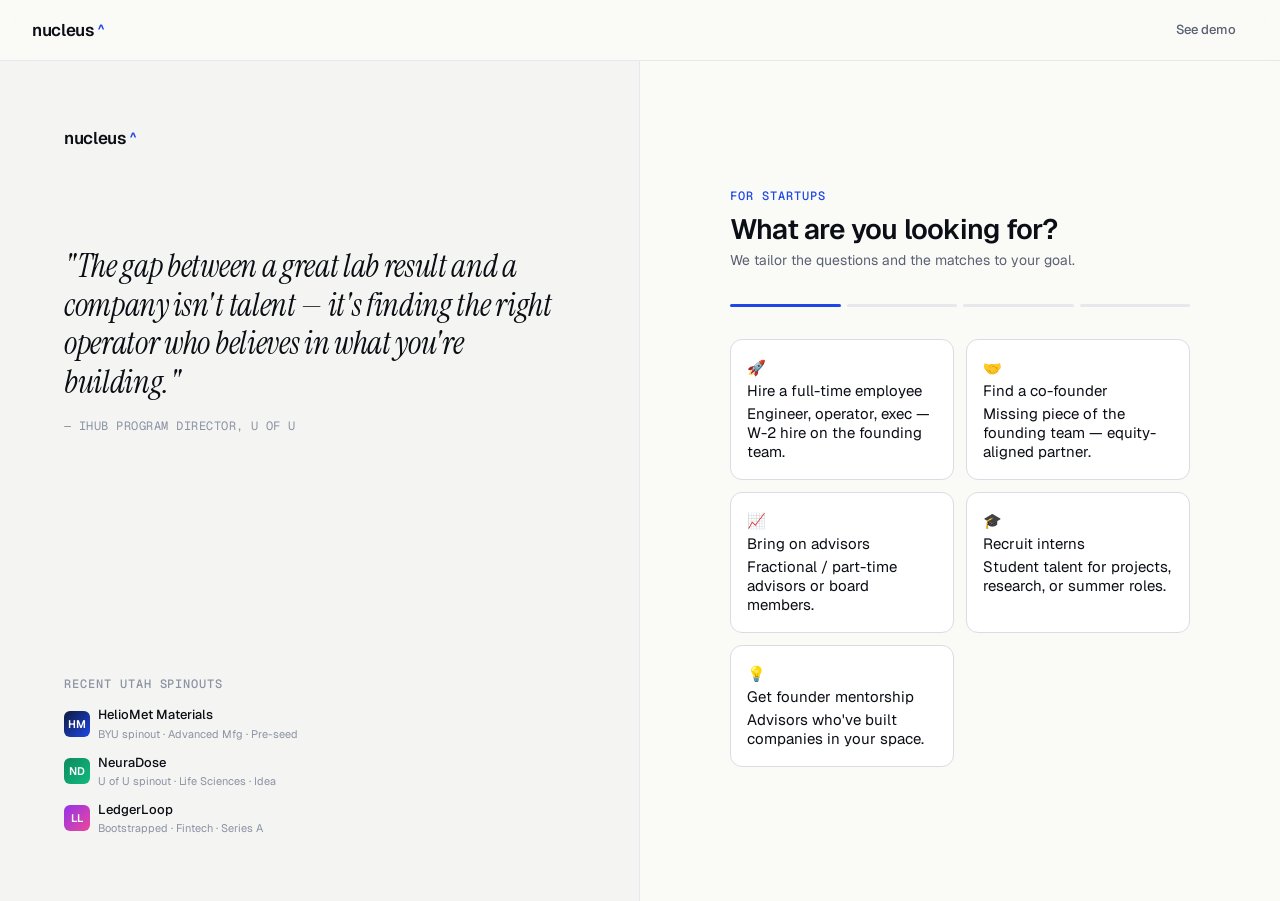
<file: startup.html>
<!doctype html>
<html lang="en">
<head>
  <meta charset="utf-8" />
  <meta name="viewport" content="width=device-width, initial-scale=1" />
  <title>Join as a Startup · Nucleus</title>
  <link rel="stylesheet" href="styles.css" />
</head>
<body>
  <nav class="nav">
    <div class="container nav-inner">
      <div class="nav-left">
        <a href="index.html" class="brand">nucleus<span class="brand-mark">^</span></a>
      </div>
      <div class="nav-right">
        <a href="demo.html" class="btn btn-quiet btn-sm">See demo</a>
      </div>
    </div>
  </nav>

  <!-- Hidden legacy steps for app.js compatibility (4 steps now) -->
  <div class="steps" aria-hidden="true">
    <div class="step active" data-step="1"></div>
    <div class="step" data-step="2"></div>
    <div class="step" data-step="3"></div>
    <div class="step" data-step="4"></div>
  </div>

  <div class="onb-shell">
    <!-- Left panel -->
    <div class="onb-left">
      <div>
        <a href="index.html" class="brand" style="margin-bottom:48px; display:inline-flex;">nucleus<span class="brand-mark">^</span></a>
        <div class="onb-quote" style="margin-top:48px;">
          "The gap between a great lab result and a company isn't talent — it's finding the right operator who believes in what you're building."
        </div>
        <div class="onb-quote-by">— iHub program director, U of U</div>
      </div>
      <div>
        <div class="eyebrow" style="margin-bottom:12px;">Recent Utah spinouts</div>
        <div style="display:flex; flex-direction:column; gap:10px;">
          <div class="row gap-8">
            <div class="avatar avatar-sm" style="background:linear-gradient(135deg,#0E1A3D,#1E47E6); border-radius:6px;">HM</div>
            <div>
              <div style="font-size:13px; font-weight:500;">HelioMet Materials</div>
              <div class="muted-2" style="font-size:11px;">BYU spinout · Advanced Mfg · Pre-seed</div>
            </div>
          </div>
          <div class="row gap-8">
            <div class="avatar avatar-sm" style="background:linear-gradient(135deg,#0F8B5C,#10B981); border-radius:6px;">ND</div>
            <div>
              <div style="font-size:13px; font-weight:500;">NeuraDose</div>
              <div class="muted-2" style="font-size:11px;">U of U spinout · Life Sciences · Idea</div>
            </div>
          </div>
          <div class="row gap-8">
            <div class="avatar avatar-sm" style="background:linear-gradient(135deg,#9333EA,#EC4899); border-radius:6px;">LL</div>
            <div>
              <div style="font-size:13px; font-weight:500;">LedgerLoop</div>
              <div class="muted-2" style="font-size:11px;">Bootstrapped · Fintech · Series A</div>
            </div>
          </div>
        </div>
      </div>
    </div>

    <!-- Right panel (form) -->
    <div class="onb-right">
      <div class="onb-form">
        <div class="row" style="justify-content:space-between; align-items:flex-start; margin-bottom:8px;">
          <div class="eyebrow eyebrow-blue">For Startups</div>
          <span id="startup-intent-pill-host"></span>
        </div>
        <h2 id="startup-step-title" style="font-size:28px; margin-bottom:6px;">Find the right Utah operator</h2>
        <p class="muted" id="startup-step-sub" style="font-size:14px; margin-bottom:32px;">Tell us your sector, stage, and the gap you need to close.</p>

        <!-- Progress bar (4 segments) -->
        <div class="onb-progress" id="startup-progress">
          <div class="onb-step-bar active" data-bar="1"></div>
          <div class="onb-step-bar" data-bar="2"></div>
          <div class="onb-step-bar" data-bar="3"></div>
          <div class="onb-step-bar" data-bar="4"></div>
        </div>

        <form id="startup-form" autocomplete="off">

          <!-- ============================================================ -->
          <!-- Step 1: Intent picker  ─ what are you looking for?            -->
          <!-- ============================================================ -->
          <div class="form-step" data-step="1">
            <div class="intent-grid" id="startup-intent-grid">
              <button type="button" class="intent-card" data-intent="hire-employee">
                <div class="intent-emoji">🚀</div>
                <div class="intent-label">Hire a full-time employee</div>
                <div class="intent-sub">Engineer, operator, exec — W-2 hire on the founding team.</div>
              </button>
              <button type="button" class="intent-card" data-intent="find-cofounder">
                <div class="intent-emoji">🤝</div>
                <div class="intent-label">Find a co-founder</div>
                <div class="intent-sub">Missing piece of the founding team — equity-aligned partner.</div>
              </button>
              <button type="button" class="intent-card" data-intent="bring-advisors">
                <div class="intent-emoji">📈</div>
                <div class="intent-label">Bring on advisors</div>
                <div class="intent-sub">Fractional / part-time advisors or board members.</div>
              </button>
              <button type="button" class="intent-card" data-intent="recruit-interns">
                <div class="intent-emoji">🎓</div>
                <div class="intent-label">Recruit interns</div>
                <div class="intent-sub">Student talent for projects, research, or summer roles.</div>
              </button>
              <button type="button" class="intent-card" data-intent="founder-mentor">
                <div class="intent-emoji">💡</div>
                <div class="intent-label">Get founder mentorship</div>
                <div class="intent-sub">Advisors who've built companies in your space.</div>
              </button>
            </div>
            <input type="hidden" name="intent" id="startup-intent-hidden" />
          </div>

          <!-- ============================================================ -->
          <!-- Step 2: Basics                                                -->
          <!-- ============================================================ -->
          <div class="form-step" data-step="2" hidden>
            <div class="field">
              <label for="name">Company name</label>
              <input type="text" id="name" name="name" required placeholder="HelioMet Materials" />
            </div>
            <div class="field">
              <label for="mission">One-line mission</label>
              <input type="text" id="mission" name="mission" required placeholder="Aluminum alloys 3x stronger for aerospace." />
            </div>
            <div class="field">
              <label for="location">Headquarters</label>
              <input type="text" id="location" name="location" placeholder="Provo, UT" />
            </div>
            <div class="row">
              <button type="button" class="btn btn-ghost" data-back="1">← Back</button>
              <button type="button" class="btn btn-primary flex-1" style="justify-content:center;" data-next="3">Continue →</button>
            </div>
          </div>

          <!-- ============================================================ -->
          <!-- Step 3: Tech & Stage                                          -->
          <!-- ============================================================ -->
          <div class="form-step" data-step="3" hidden>
            <div class="field">
              <label for="sector">Primary sector</label>
              <select id="sector" name="sector" required>
                <option value="">Select…</option>
                <option value="life-sciences">Life Sciences</option>
                <option value="ai">AI</option>
                <option value="defense">Defense / Aerospace</option>
                <option value="cyber">Cyber</option>
                <option value="energy">Energy</option>
                <option value="advanced-manufacturing">Advanced Manufacturing</option>
                <option value="fintech">Fintech</option>
                <option value="software">Software</option>
              </select>
            </div>
            <div class="field">
              <label for="origin">Origin</label>
              <select id="origin" name="origin" required>
                <option value="">Select…</option>
                <option>BYU spinout</option>
                <option>U of U spinout</option>
                <option>USU spinout</option>
                <option>UVU spinout</option>
                <option>Bootstrapped</option>
                <option>Independent</option>
              </select>
            </div>
            <div class="field">
              <label for="stage">Stage</label>
              <select id="stage" name="stage" required>
                <option value="">Select…</option>
                <option value="idea">Idea</option>
                <option value="pre-seed">Pre-seed</option>
                <option value="seed">Seed</option>
                <option value="series-a">Series A</option>
                <option value="growth">Growth</option>
              </select>
            </div>
            <div class="field">
              <label for="trl">Tech Readiness Level (TRL): <span id="trl_val">5</span></label>
              <input type="range" id="trl" name="trl" min="1" max="9" value="5"
                     oninput="document.getElementById('trl_val').textContent=this.value" />
              <div class="help">1 = basic research · 9 = market-ready system</div>
            </div>
            <div class="row">
              <button type="button" class="btn btn-ghost" data-back="2">← Back</button>
              <button type="button" class="btn btn-primary flex-1" style="justify-content:center;" data-next="4">Continue →</button>
            </div>
          </div>

          <!-- ============================================================ -->
          <!-- Step 4: Needs + INTENT-SPECIFIC block                         -->
          <!-- ============================================================ -->
          <div class="form-step" data-step="4" hidden>
            <div class="field">
              <label>Immediate needs <span class="muted-2" style="font-weight:400;">(pick all that apply)</span></label>
              <div class="chips" data-multi="needs" style="margin-top:8px;">
                <span class="chip">CEO</span>
                <span class="chip">COO</span>
                <span class="chip">CTO</span>
                <span class="chip">CRO</span>
                <span class="chip">biz dev</span>
                <span class="chip">sales</span>
                <span class="chip">marketing</span>
                <span class="chip">regulatory</span>
                <span class="chip">engineering</span>
                <span class="chip">research</span>
                <span class="chip">finance</span>
                <span class="chip">interns</span>
                <span class="chip">board members</span>
                <span class="chip">advisors</span>
              </div>
            </div>
            <div class="field">
              <label for="funding_status">Funding status</label>
              <select id="funding_status" name="funding_status">
                <option value="">Select…</option>
                <option>Bootstrapped</option>
                <option>SBIR Phase I</option>
                <option>SBIR Phase II</option>
                <option>NIH grant</option>
                <option>Pre-seed angel</option>
                <option>Seed VC</option>
                <option>Series A</option>
              </select>
            </div>

            <!-- ===== Intent-specific blocks (only one shown at a time) ===== -->
            <!-- hire-employee: full-time hire -->
            <div class="intent-block" data-intent-block="hire-employee" hidden>
              <div class="intent-block-header">Hiring specifics <span class="label">— help us send aligned operators</span></div>
              <div class="field">
                <label for="priority_role">Priority role you're hiring for</label>
                <input type="text" id="priority_role" name="priority_role" placeholder="VP of Engineering" />
              </div>
              <div class="field">
                <label for="target_start">When do you want them to start?</label>
                <select id="target_start" name="target_start">
                  <option value="">Select…</option>
                  <option value="asap">ASAP</option>
                  <option value="1mo">Within 1 month</option>
                  <option value="3mo">Within 3 months</option>
                  <option value="6mo">3–6 months out</option>
                </select>
              </div>
              <div class="field">
                <label for="comp_range">Compensation range</label>
                <select id="comp_range" name="comp_range">
                  <option value="">Select…</option>
                  <option value="80-120k">$80–120k + equity</option>
                  <option value="120-180k">$120–180k + equity</option>
                  <option value="180-250k">$180–250k + equity</option>
                  <option value="250k+">$250k+ + meaningful equity</option>
                  <option value="equity-heavy">Equity-heavy / below market</option>
                </select>
              </div>
            </div>

            <!-- find-cofounder: equity-aligned partner -->
            <div class="intent-block" data-intent-block="find-cofounder" hidden>
              <div class="intent-block-header">Co-founder specifics <span class="label">— what gap are you filling?</span></div>
              <div class="field">
                <label for="founder_gap">Founding-team gap you're trying to fill</label>
                <select id="founder_gap" name="founder_gap">
                  <option value="">Select…</option>
                  <option value="technical">Technical (CTO / engineering)</option>
                  <option value="business">Business (CEO / GTM / sales)</option>
                  <option value="domain">Domain expert (regulatory / clinical / industry)</option>
                  <option value="design">Design / product</option>
                </select>
              </div>
              <div class="field">
                <label for="equity_offered">Equity you'd offer</label>
                <select id="equity_offered" name="equity_offered">
                  <option value="">Select…</option>
                  <option value="20-30">20–30%</option>
                  <option value="10-20">10–20%</option>
                  <option value="5-10">5–10%</option>
                  <option value="open">Open / depends on contribution</option>
                </select>
              </div>
              <div class="field">
                <label for="founder_story">What's the story so far?</label>
                <textarea id="founder_story" name="founder_story" rows="2" placeholder="Lab demo working at TRL-4, won SBIR Phase I, talking to two pilot customers."></textarea>
              </div>
            </div>

            <!-- bring-advisors: fractional advisors -->
            <div class="intent-block" data-intent-block="bring-advisors" hidden>
              <div class="intent-block-header">Advisor specifics <span class="label">— shape, count, comp</span></div>
              <div class="field">
                <label for="advisor_count">How many advisors do you want?</label>
                <select id="advisor_count" name="advisor_count">
                  <option value="">Select…</option>
                  <option value="1">1 (single key hire)</option>
                  <option value="2-3">2–3 (a small bench)</option>
                  <option value="4+">4+ (build a board)</option>
                </select>
              </div>
              <div class="field">
                <label for="advisor_area">Top area of advisory expertise needed</label>
                <input type="text" id="advisor_area" name="advisor_area" placeholder="FDA Class II clearance · medical device" />
              </div>
              <div class="field">
                <label for="advisor_comp">Compensation model</label>
                <select id="advisor_comp" name="advisor_comp">
                  <option value="">Select…</option>
                  <option value="equity">Advisory equity (0.25–1%)</option>
                  <option value="cash">Cash retainer</option>
                  <option value="cash-equity">Mix</option>
                  <option value="open">Open</option>
                </select>
              </div>
            </div>

            <!-- recruit-interns: student talent -->
            <div class="intent-block" data-intent-block="recruit-interns" hidden>
              <div class="intent-block-header">Internship specifics <span class="label">— shape, scope, comp</span></div>
              <div class="field">
                <label for="intern_count">How many interns?</label>
                <select id="intern_count" name="intern_count">
                  <option value="">Select…</option>
                  <option value="1">1</option>
                  <option value="2-3">2–3</option>
                  <option value="4+">4+</option>
                </select>
              </div>
              <div class="field">
                <label for="intern_project">Project type</label>
                <input type="text" id="intern_project" name="intern_project" placeholder="ML inference benchmarks · summer 2026" />
              </div>
              <div class="field">
                <label for="intern_paid">Paid?</label>
                <select id="intern_paid" name="intern_paid">
                  <option value="">Select…</option>
                  <option value="paid">Paid</option>
                  <option value="credit">Course credit only</option>
                  <option value="unpaid">Unpaid</option>
                  <option value="either">Either</option>
                </select>
              </div>
            </div>

            <!-- founder-mentor: mentorship for the founders themselves -->
            <div class="intent-block" data-intent-block="founder-mentor" hidden>
              <div class="intent-block-header">Mentorship specifics <span class="label">— where are you and where do you need help?</span></div>
              <div class="field">
                <label for="founder_stage">Current founder stage</label>
                <select id="founder_stage" name="founder_stage">
                  <option value="">Select…</option>
                  <option value="solo">Solo founder, just starting</option>
                  <option value="early-team">Early team, no product yet</option>
                  <option value="early-revenue">Early revenue / pilots</option>
                  <option value="raising">Raising first round</option>
                  <option value="post-funded">Post-funded, scaling</option>
                </select>
              </div>
              <div class="field">
                <label for="founder_challenges">Top challenges you want help with</label>
                <textarea id="founder_challenges" name="founder_challenges" rows="2" placeholder="Pricing for enterprise · first hire after CTO · navigating SBIR Phase II."></textarea>
              </div>
            </div>

            <div class="row">
              <button type="button" class="btn btn-ghost" data-back="3">← Back</button>
              <button type="submit" class="btn btn-primary flex-1" style="justify-content:center;">Find my matches →</button>
            </div>
          </div>

        </form>
      </div>
    </div>
  </div>

  <div id="toast" class="toast"></div>
  <script src="app.js"></script>
  <script>
    // Per-step copy for the title/subtitle area.
    const STARTUP_STEP_TITLES = {
      1: { title: "What are you looking for?",      sub: "We tailor the questions and the matches to your goal." },
      2: { title: "Tell us about your company",     sub: "The basics — what you're building and where." },
      3: { title: "Tech & stage",                   sub: "We use these to gauge match maturity & sector fit." },
      4: { title: "Your gap & next move",           sub: "What you need now, and the shape of help that fits." },
    };

    // Intent metadata — labels for the pill, and which chip group to pre-select.
    const STARTUP_INTENT_META = {
      "hire-employee":   { label: "Hiring full-time",         preselect: ["engineering"] },
      "find-cofounder":  { label: "Looking for a co-founder", preselect: ["CEO", "CTO"] },
      "bring-advisors":  { label: "Building advisor bench",   preselect: ["advisors", "board members"] },
      "recruit-interns": { label: "Recruiting interns",       preselect: ["interns"] },
      "founder-mentor":  { label: "Seeking founder mentor",   preselect: ["advisors"] },
    };

    NM.initStepForm("#startup-form", "startup");

    (function () {
      const titleEl = document.getElementById("startup-step-title");
      const subEl   = document.getElementById("startup-step-sub");
      const bars    = document.querySelectorAll('#startup-progress .onb-step-bar');
      const intentHidden = document.getElementById("startup-intent-hidden");
      const intentPillHost = document.getElementById("startup-intent-pill-host");

      // ---- Step jumper used by the intent pill 'change' link ----
      function gotoStepGlobal(n) {
        document.querySelectorAll(".form-step").forEach((s) => {
          s.hidden = String(s.dataset.step) !== String(n);
        });
        document.querySelectorAll(".steps .step").forEach((s) => {
          s.classList.toggle("active", Number(s.dataset.step) <= n);
        });
        window.scrollTo({ top: 0, behavior: "smooth" });
      }

      // ---- Renders the "LOOKING FOR X · change" pill on steps 2-4 ----
      function renderIntentPill(currentStep) {
        const v = intentHidden.value;
        const meta = STARTUP_INTENT_META[v];
        if (!meta || currentStep < 2) {
          intentPillHost.hidden = true;
          intentPillHost.innerHTML = "";
          return;
        }
        intentPillHost.hidden = false;
        intentPillHost.innerHTML =
          `<span class="intent-pill">${meta.label.toUpperCase()}<span class="change" id="startup-intent-change">change</span></span>`;
        document.getElementById("startup-intent-change").addEventListener("click", () => gotoStepGlobal(1));
      }

      // ---- Show only the matching intent block on Step 4 ----
      function renderIntentBlock() {
        const v = intentHidden.value;
        document.querySelectorAll('.intent-block').forEach((blk) => {
          blk.hidden = blk.dataset.intentBlock !== v;
        });
      }

      // ---- Sync title, progress bar, intent pill, intent block to current step ----
      function sync() {
        const steps = document.querySelectorAll('.form-step');
        let cur = 1;
        steps.forEach((s) => { if (!s.hidden) cur = Number(s.dataset.step); });
        bars.forEach((b, i) => {
          const n = i + 1;
          b.classList.toggle('done',   n < cur);
          b.classList.toggle('active', n === cur);
        });
        const t = STARTUP_STEP_TITLES[cur];
        if (t) { titleEl.textContent = t.title; subEl.textContent = t.sub; }
        renderIntentPill(cur);
        renderIntentBlock();
      }
      const obs = new MutationObserver(sync);
      document.querySelectorAll('.form-step').forEach((s) => obs.observe(s, { attributes: true }));
      sync();

      // ---- Intent picker: select → smart prefill → auto-advance ----
      const grid = document.getElementById("startup-intent-grid");
      grid.addEventListener("click", (e) => {
        const card = e.target.closest(".intent-card");
        if (!card) return;
        const v = card.dataset.intent;
        const meta = STARTUP_INTENT_META[v];
        if (!meta) return;
        intentHidden.value = v;
        grid.querySelectorAll(".intent-card").forEach((c) => c.classList.remove("selected"));
        card.classList.add("selected");

        // Smart prefill: pre-select the most relevant "needs" chips based on intent.
        // app.js uses ".active" (not ".selected") for chip toggle state, so we match that.
        // We only set chips that aren't already active, and never clear user choices.
        if (Array.isArray(meta.preselect)) {
          const chipBox = document.querySelector('.chips[data-multi="needs"]');
          if (chipBox) {
            chipBox.querySelectorAll(".chip").forEach((c) => {
              if (meta.preselect.includes(c.textContent.trim()) && !c.classList.contains("active")) {
                c.classList.add("active");
              }
            });
          }
        }
        setTimeout(() => gotoStepGlobal(2), 220);
      });
    })();
  </script>
</body>
</html>
</file>
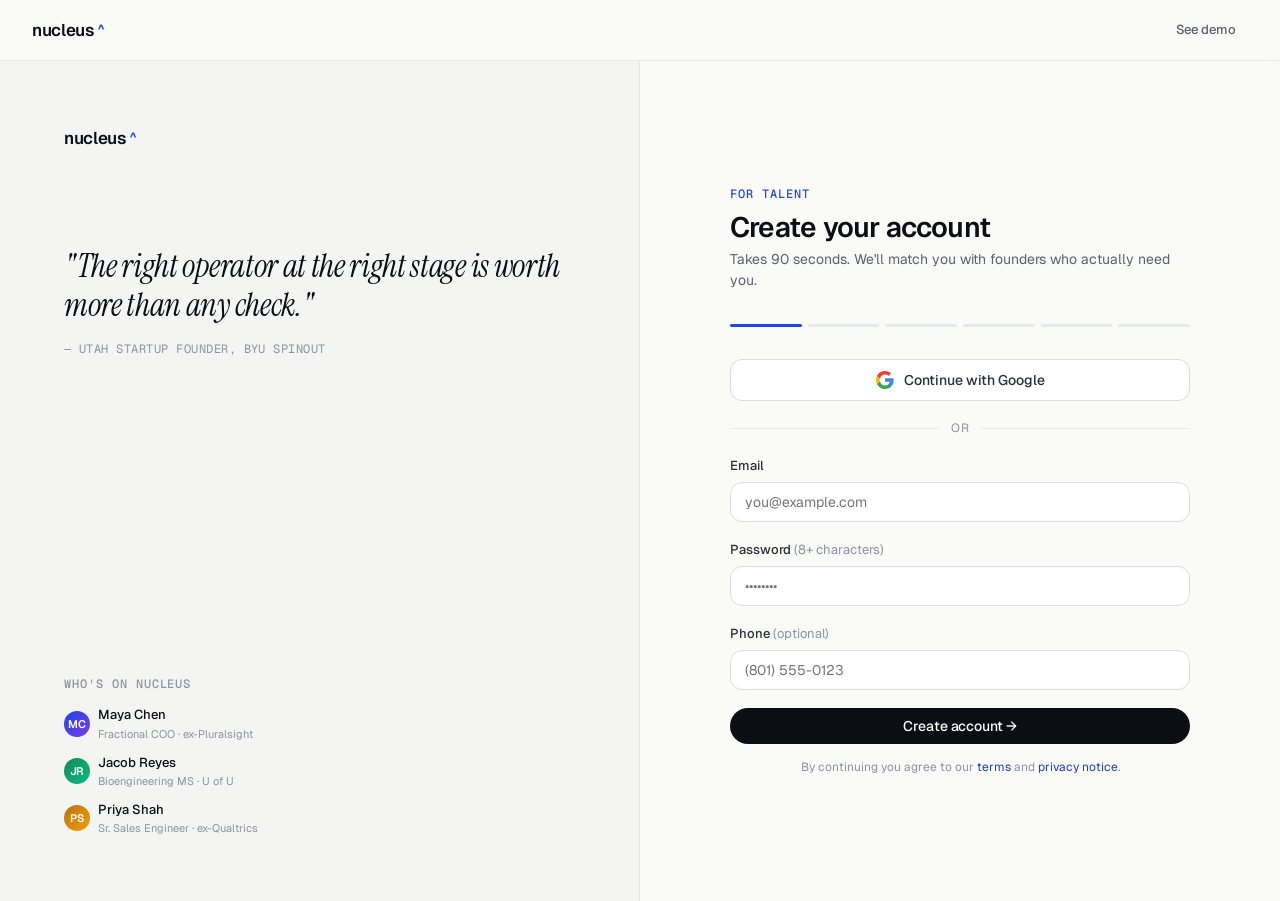
<file: talent.html>
<!doctype html>
<html lang="en">
<head>
  <meta charset="utf-8" />
  <meta name="viewport" content="width=device-width, initial-scale=1" />
  <title>Join as Talent · Nucleus</title>
  <link rel="stylesheet" href="styles.css" />
</head>
<body>
  <nav class="nav">
    <div class="container nav-inner">
      <div class="nav-left">
        <a href="index.html" class="brand">nucleus<span class="brand-mark">^</span></a>
      </div>
      <div class="nav-right">
        <a href="demo.html" class="btn btn-quiet btn-sm">See demo</a>
      </div>
    </div>
  </nav>

  <!-- Hidden legacy steps for app.js compatibility (6 steps) -->
  <div class="steps" aria-hidden="true">
    <div class="step active" data-step="1"></div>
    <div class="step" data-step="2"></div>
    <div class="step" data-step="3"></div>
    <div class="step" data-step="4"></div>
    <div class="step" data-step="5"></div>
    <div class="step" data-step="6"></div>
  </div>

  <div class="onb-shell">
    <!-- Left panel -->
    <div class="onb-left">
      <div>
        <a href="index.html" class="brand" style="margin-bottom:48px; display:inline-flex;">nucleus<span class="brand-mark">^</span></a>
        <div class="onb-quote" style="margin-top:48px;">
          "The right operator at the right stage is worth more than any check."
        </div>
        <div class="onb-quote-by">— Utah startup founder, BYU spinout</div>
      </div>
      <div>
        <div class="eyebrow" style="margin-bottom:12px;">Who's on Nucleus</div>
        <div style="display:flex; flex-direction:column; gap:10px;">
          <div class="row gap-8">
            <div class="avatar avatar-sm" style="background:linear-gradient(135deg,#1E47E6,#7C3AED);">MC</div>
            <div>
              <div style="font-size:13px; font-weight:500;">Maya Chen</div>
              <div class="muted-2" style="font-size:11px;">Fractional COO · ex-Pluralsight</div>
            </div>
          </div>
          <div class="row gap-8">
            <div class="avatar avatar-sm" style="background:linear-gradient(135deg,#0F8B5C,#10B981);">JR</div>
            <div>
              <div style="font-size:13px; font-weight:500;">Jacob Reyes</div>
              <div class="muted-2" style="font-size:11px;">Bioengineering MS · U of U</div>
            </div>
          </div>
          <div class="row gap-8">
            <div class="avatar avatar-sm" style="background:linear-gradient(135deg,#B8730E,#F59E0B);">PS</div>
            <div>
              <div style="font-size:13px; font-weight:500;">Priya Shah</div>
              <div class="muted-2" style="font-size:11px;">Sr. Sales Engineer · ex-Qualtrics</div>
            </div>
          </div>
        </div>
      </div>
    </div>

    <!-- Right panel (form) -->
    <div class="onb-right">
      <div class="onb-form">
        <div class="eyebrow eyebrow-blue" style="margin-bottom:8px;">For Talent</div>
        <h2 id="onb-title" style="font-size:28px; margin-bottom:6px;">Create your account</h2>
        <p id="onb-sub" class="muted" style="font-size:14px; margin-bottom:32px;">Takes 90 seconds. We'll match you with founders who actually need you.</p>

        <!-- Progress bar (6 steps) -->
        <div class="onb-progress" id="talent-progress">
          <div class="onb-step-bar active" data-bar="1"></div>
          <div class="onb-step-bar" data-bar="2"></div>
          <div class="onb-step-bar" data-bar="3"></div>
          <div class="onb-step-bar" data-bar="4"></div>
          <div class="onb-step-bar" data-bar="5"></div>
          <div class="onb-step-bar" data-bar="6"></div>
        </div>
        <!-- Header pill that surfaces user's intent on later steps -->
        <div id="intent-pill-host" hidden></div>

        <form id="talent-form" autocomplete="off">

          <!-- ============================================================ -->
          <!-- Step 1: Account                                                -->
          <!-- ============================================================ -->
          <div class="form-step" data-step="1">
            <button type="button" class="btn-google" id="google-signin">
              <svg viewBox="0 0 18 18" width="18" height="18" aria-hidden="true">
                <path fill="#4285F4" d="M17.64 9.205c0-.639-.057-1.252-.164-1.841H9v3.481h4.844a4.14 4.14 0 0 1-1.796 2.716v2.258h2.908c1.702-1.567 2.684-3.875 2.684-6.614z"/>
                <path fill="#34A853" d="M9 18c2.43 0 4.467-.806 5.956-2.18l-2.908-2.259c-.806.54-1.837.86-3.048.86-2.344 0-4.328-1.584-5.036-3.711H.957v2.332A8.997 8.997 0 0 0 9 18z"/>
                <path fill="#FBBC05" d="M3.964 10.71A5.41 5.41 0 0 1 3.682 9c0-.593.102-1.17.282-1.71V4.958H.957A8.996 8.996 0 0 0 0 9c0 1.452.348 2.827.957 4.042l3.007-2.332z"/>
                <path fill="#EA4335" d="M9 3.58c1.321 0 2.508.454 3.44 1.345l2.582-2.58C13.463.891 11.426 0 9 0A8.997 8.997 0 0 0 .957 4.958L3.964 7.29C4.672 5.163 6.656 3.58 9 3.58z"/>
              </svg>
              Continue with Google
            </button>

            <div class="or-divider">or</div>

            <div class="field">
              <label for="email">Email</label>
              <input type="email" id="email" name="email" required placeholder="you@example.com" autocomplete="email" />
            </div>
            <div class="field">
              <label for="password">Password <span class="muted-2" style="font-weight:400;">(8+ characters)</span></label>
              <input type="password" id="password" name="password" required minlength="8" placeholder="••••••••" autocomplete="new-password" />
            </div>
            <div class="field">
              <label for="phone">Phone <span class="muted-2" style="font-weight:400;">(optional)</span></label>
              <input type="tel" id="phone" name="phone" placeholder="(801) 555-0123" autocomplete="tel" />
            </div>
            <button type="button" class="btn btn-primary btn-block" id="account-continue">Create account →</button>
            <p class="help" style="margin-top:14px; text-align:center;">
              By continuing you agree to our <a href="#" style="color:var(--blue-2);">terms</a> and <a href="#" style="color:var(--blue-2);">privacy notice</a>.
            </p>
          </div>

          <!-- ============================================================ -->
          <!-- Step 2: What brings you here? (intent picker)                  -->
          <!-- ============================================================ -->
          <div class="form-step" data-step="2" hidden>
            <div class="intent-grid" id="intent-grid">
              <button type="button" class="intent-card" data-intent="find-role">
                <span class="icon">💼</span>
                <span class="title">Find my next role</span>
                <span class="sub">Full-time at a Utah startup</span>
              </button>
              <button type="button" class="intent-card" data-intent="find-cofounder">
                <span class="icon">🤝</span>
                <span class="title">Find a co-founder</span>
                <span class="sub">Start something together</span>
              </button>
              <button type="button" class="intent-card" data-intent="fractional">
                <span class="icon">📈</span>
                <span class="title">Fractional / advisory</span>
                <span class="sub">5–20 hrs/week with founders</span>
              </button>
              <button type="button" class="intent-card" data-intent="internship">
                <span class="icon">🎓</span>
                <span class="title">Land an internship</span>
                <span class="sub">Hands-on while you study</span>
              </button>
              <button type="button" class="intent-card" data-intent="mentor">
                <span class="icon">💡</span>
                <span class="title">Mentor or advise</span>
                <span class="sub">Give back to the community</span>
              </button>
              <button type="button" class="intent-card" data-intent="explore">
                <span class="icon">🔭</span>
                <span class="title">Just exploring</span>
                <span class="sub">Discover the ecosystem</span>
              </button>
            </div>
            <p class="help" style="margin-top:14px;">You can pick more than one later — this just helps us prioritize what we show you.</p>
            <div class="row" style="margin-top:18px;">
              <button type="button" class="btn btn-ghost" data-back="1">← Back</button>
            </div>
          </div>

          <!-- ============================================================ -->
          <!-- Step 3: Basics                                                 -->
          <!-- ============================================================ -->
          <div class="form-step" data-step="3" hidden>
            <div class="field">
              <label for="name">Full name</label>
              <input type="text" id="name" name="name" required placeholder="Maya Chen" />
            </div>
            <div class="field">
              <label for="headline">Short headline</label>
              <input type="text" id="headline" name="headline" placeholder="Ex-Pluralsight VP Product · Lehi" />
            </div>
            <div class="field">
              <label for="role_type">I'm looking to contribute as</label>
              <select id="role_type" name="role_type" required>
                <option value="">Select…</option>
                <option value="executive">Executive (CoFounder, COO, CRO, fractional)</option>
                <option value="operator">Operator (engineer, sales, marketing)</option>
                <option value="student">Student</option>
                <option value="intern">Intern</option>
                <option value="board">Board Member</option>
                <option value="advisor">Advisor (equity / paid)</option>
                <option value="mentor">Mentor (free)</option>
              </select>
            </div>
            <div class="field">
              <label for="school">School / affiliation <span class="muted-2">(optional)</span></label>
              <select id="school" name="school">
                <option value="">—</option>
                <option>BYU</option>
                <option>University of Utah</option>
                <option>Utah State University</option>
                <option>Utah Valley University</option>
                <option>Other</option>
              </select>
            </div>
            <div class="field">
              <label for="location">Where in Utah?</label>
              <input type="text" id="location" name="location" placeholder="Salt Lake City" />
            </div>
            <div class="row">
              <button type="button" class="btn btn-ghost" data-back="2">← Back</button>
              <button type="button" class="btn btn-primary flex-1" style="justify-content:center;" data-next="4">Continue →</button>
            </div>
          </div>

          <!-- ============================================================ -->
          <!-- Step 4: Skills + Sectors                                       -->
          <!-- ============================================================ -->
          <div class="form-step" data-step="4" hidden>
            <div class="field">
              <label>Skills <span class="muted-2" style="font-weight:400;">(pick all that apply)</span></label>
              <div class="chips" data-multi="skills" style="margin-top:8px;">
                <span class="chip">product strategy</span>
                <span class="chip">B2B SaaS</span>
                <span class="chip">GTM</span>
                <span class="chip">sales</span>
                <span class="chip">marketing</span>
                <span class="chip">engineering</span>
                <span class="chip">ML / AI</span>
                <span class="chip">hardware</span>
                <span class="chip">regulatory</span>
                <span class="chip">finance</span>
                <span class="chip">operations</span>
                <span class="chip">design</span>
                <span class="chip">research</span>
                <span class="chip">manufacturing</span>
              </div>
            </div>
            <div class="field">
              <label>Sectors I want to work in</label>
              <div class="chips" data-multi="domains" style="margin-top:8px;">
                <span class="chip" data-value="life-sciences">Life Sciences</span>
                <span class="chip" data-value="ai">AI</span>
                <span class="chip" data-value="defense">Defense / Aerospace</span>
                <span class="chip" data-value="cyber">Cyber</span>
                <span class="chip" data-value="energy">Energy</span>
                <span class="chip" data-value="advanced-manufacturing">Advanced Manufacturing</span>
                <span class="chip" data-value="fintech">Fintech</span>
                <span class="chip" data-value="software">Software</span>
              </div>
            </div>
            <div class="row">
              <button type="button" class="btn btn-ghost" data-back="3">← Back</button>
              <button type="button" class="btn btn-primary flex-1" style="justify-content:center;" data-next="5">Continue →</button>
            </div>
          </div>

          <!-- ============================================================ -->
          <!-- Step 5: Availability + Risk + Mission + INTENT-SPECIFIC block  -->
          <!-- ============================================================ -->
          <div class="form-step" data-step="5" hidden>
            <!-- Common fields (always visible) -->
            <div class="field">
              <label for="availability">Availability</label>
              <select id="availability" name="availability" required>
                <option value="">Select…</option>
                <option value="full-time">Full-time</option>
                <option value="fractional">Fractional</option>
                <option value="advisory">Advisory</option>
                <option value="internship">Internship</option>
              </select>
            </div>
            <div class="field">
              <label for="risk_tolerance">Risk tolerance: <span id="risk_val">3</span> / 5</label>
              <input type="range" id="risk_tolerance" name="risk_tolerance" min="1" max="5" value="3"
                     oninput="document.getElementById('risk_val').textContent=this.value" />
              <div class="help">1 = stable salary required · 5 = founding-team risk welcome</div>
            </div>
            <div class="field">
              <label for="mission">Your mission, in one sentence</label>
              <textarea id="mission" name="mission" rows="2" placeholder="Help Utah-grown deep tech reach national markets."></textarea>
            </div>

            <!-- ===== Intent-specific blocks (only one shown at a time) ===== -->
            <!-- find-role: looking for a salaried W-2 role -->
            <div class="intent-block" data-intent-block="find-role" hidden>
              <div class="intent-block-header">Role specifics <span class="label">— help us match you with the right offer</span></div>
              <div class="field">
                <label for="comp_target">Target compensation</label>
                <select id="comp_target" name="comp_target">
                  <option value="">Select…</option>
                  <option value="80-120k">$80–120k</option>
                  <option value="120-180k">$120–180k</option>
                  <option value="180-250k">$180–250k</option>
                  <option value="250k+">$250k+</option>
                  <option value="open">Open / depends on equity</option>
                </select>
              </div>
              <div class="field">
                <label for="start_window">When can you start?</label>
                <select id="start_window" name="start_window">
                  <option value="">Select…</option>
                  <option value="now">Available now</option>
                  <option value="1mo">Within 1 month</option>
                  <option value="3mo">Within 3 months</option>
                  <option value="6mo">3–6 months out</option>
                  <option value="passive">Passively looking</option>
                </select>
              </div>
            </div>

            <!-- find-cofounder: looking for a co-founder partnership -->
            <div class="intent-block" data-intent-block="find-cofounder" hidden>
              <div class="intent-block-header">Co-founder specifics <span class="label">— what kind of partnership are you after?</span></div>
              <div class="field">
                <label for="idea_space">What problem space are you drawn to?</label>
                <textarea id="idea_space" name="idea_space" rows="2" placeholder="Defense-grade additive manufacturing for hypersonic vehicles."></textarea>
              </div>
              <div class="field">
                <label for="cofounder_kind">I'm looking for a co-founder who is…</label>
                <select id="cofounder_kind" name="cofounder_kind">
                  <option value="">Select…</option>
                  <option value="technical">Technical (engineering / research lead)</option>
                  <option value="business">Business (sales / fundraising / GTM)</option>
                  <option value="domain">Domain expert (regulatory / clinical / industry)</option>
                  <option value="open">Open — best person wins</option>
                </select>
              </div>
              <div class="field">
                <label for="equity_comfort">Equity expectation</label>
                <select id="equity_comfort" name="equity_comfort">
                  <option value="">Select…</option>
                  <option value="20-30">20–30% (true co-founder)</option>
                  <option value="10-20">10–20%</option>
                  <option value="5-10">5–10%</option>
                  <option value="open">Open — depends on stage</option>
                </select>
              </div>
            </div>

            <!-- fractional: part-time advisor / fractional exec -->
            <div class="intent-block" data-intent-block="fractional" hidden>
              <div class="intent-block-header">Fractional specifics <span class="label">— hours, comp model, scope</span></div>
              <div class="field">
                <label for="hours_week">Hours per week you can offer</label>
                <select id="hours_week" name="hours_week">
                  <option value="">Select…</option>
                  <option value="under-5">&lt; 5 hrs/wk (light advisory)</option>
                  <option value="5-10">5–10 hrs/wk</option>
                  <option value="10-20">10–20 hrs/wk</option>
                  <option value="20+">20+ hrs/wk (heavy fractional)</option>
                </select>
              </div>
              <div class="field">
                <label for="comp_model">Preferred compensation model</label>
                <select id="comp_model" name="comp_model">
                  <option value="">Select…</option>
                  <option value="cash">Cash retainer</option>
                  <option value="equity">Advisory equity (0.25–1%)</option>
                  <option value="cash-equity">Mix of cash + equity</option>
                  <option value="open">Open</option>
                </select>
              </div>
            </div>

            <!-- internship: student looking for project / internship -->
            <div class="intent-block" data-intent-block="internship" hidden>
              <div class="intent-block-header">Internship specifics <span class="label">— grad date, portfolio, work mode</span></div>
              <div class="field">
                <label for="grad_date">Expected graduation</label>
                <input type="text" id="grad_date" name="grad_date" placeholder="May 2027" />
              </div>
              <div class="field">
                <label for="portfolio_url">Portfolio / GitHub / project URL</label>
                <input type="url" id="portfolio_url" name="portfolio_url" placeholder="https://github.com/your-handle" />
              </div>
              <div class="field">
                <label for="work_mode">Work mode</label>
                <select id="work_mode" name="work_mode">
                  <option value="">Select…</option>
                  <option value="in-person">In-person (Utah)</option>
                  <option value="hybrid">Hybrid</option>
                  <option value="remote">Remote-only</option>
                  <option value="either">Either</option>
                </select>
              </div>
            </div>

            <!-- mentor: experienced operator giving back -->
            <div class="intent-block" data-intent-block="mentor" hidden>
              <div class="intent-block-header">Mentor specifics <span class="label">— experience, frequency, format</span></div>
              <div class="field">
                <label for="years_experience">Years of operating experience</label>
                <select id="years_experience" name="years_experience">
                  <option value="">Select…</option>
                  <option value="3-7">3–7 years</option>
                  <option value="7-15">7–15 years</option>
                  <option value="15+">15+ years</option>
                </select>
              </div>
              <div class="field">
                <label for="mentor_frequency">How often can you meet?</label>
                <select id="mentor_frequency" name="mentor_frequency">
                  <option value="">Select…</option>
                  <option value="weekly">Weekly</option>
                  <option value="biweekly">Every 2 weeks</option>
                  <option value="monthly">Monthly</option>
                  <option value="ad-hoc">Ad-hoc / quarterly</option>
                </select>
              </div>
              <div class="field">
                <label for="mentor_format">Format</label>
                <select id="mentor_format" name="mentor_format">
                  <option value="">Select…</option>
                  <option value="1-1">1:1 mentorship</option>
                  <option value="group">Group / cohort</option>
                  <option value="either">Either</option>
                </select>
              </div>
            </div>

            <!-- explore: just kicking tires — no extra fields -->
            <div class="intent-block" data-intent-block="explore" hidden>
              <div class="intent-block-header">Just exploring</div>
              <p class="muted" style="margin:0; font-size:13px;">No extra questions — we'll show you a wide net so you can see what's out there.</p>
            </div>

            <div class="row">
              <button type="button" class="btn btn-ghost" data-back="4">← Back</button>
              <button type="button" class="btn btn-primary flex-1" style="justify-content:center;" data-next="6">Continue →</button>
            </div>
          </div>

          <!-- ============================================================ -->
          <!-- Step 6: Enhance with AI (optional)                             -->
          <!-- ============================================================ -->
          <div class="form-step" data-step="6" hidden>
            <div class="ai-enhance-card">
              <div class="eyebrow eyebrow-blue">Optional · powered by Claude</div>
              <h3>Want richer matches? Let AI read your story.</h3>
              <p class="muted">Drop your resume or paste a LinkedIn URL. We'll extract the niche signals (lab lineage, alumni networks, niche specialties) that make for unusually good matches — without overwriting anything you already filled in.</p>

              <!-- LinkedIn URL -->
              <div class="field">
                <label for="ai-url">LinkedIn or faculty page URL</label>
                <input type="url" id="ai-url" name="ai-url" placeholder="https://www.linkedin.com/in/maya-chen" />
              </div>

              <!-- Resume drop zone -->
              <div class="field">
                <label>Upload resume <span class="muted-2" style="font-weight:400;">(PDF, .txt, or .md — &lt;5 MB)</span></label>
                <label class="upload-drop" id="upload-drop" for="ai-resume">
                  <div class="upload-icon">⬆</div>
                  <div class="upload-title" id="upload-title">Drop a file or click to browse</div>
                  <div class="upload-sub" id="upload-sub">We extract text only — no storage, no sharing.</div>
                  <input type="file" id="ai-resume" accept=".pdf,.txt,.md,application/pdf,text/plain,text/markdown" hidden />
                </label>
              </div>

              <!-- Inline status -->
              <div id="ai-status" class="ai-status" hidden>
                <span id="ai-status-icon">✨</span>
                <span id="ai-status-text"></span>
              </div>

              <!-- Claude key controls -->
              <div class="ai-key-row">
                <span class="badge" id="ai-badge">
                  <span class="dot"></span>
                  <span id="ai-badge-text">Claude · local mode</span>
                </span>
                <a id="ai-key-toggle">Use my own Claude key</a>
              </div>
              <div id="ai-keybox" hidden style="margin-top:10px;">
                <div class="field">
                  <label for="ai-key">Claude API key <span class="muted-2" style="font-weight:400;">(stored in your browser only)</span></label>
                  <input type="password" id="ai-key" placeholder="sk-ant-..." autocomplete="off" />
                </div>
                <div class="row">
                  <button type="button" class="btn btn-secondary btn-sm" id="ai-key-save">Save key</button>
                  <button type="button" class="btn btn-ghost btn-sm" id="ai-key-clear">Clear</button>
                </div>
              </div>
            </div>

            <div class="row">
              <button type="button" class="btn btn-ghost" data-back="5">← Back</button>
              <button type="button" class="btn btn-secondary" id="skip-finish">Skip & finish</button>
              <button type="submit" class="btn btn-primary flex-1" style="justify-content:center;" id="enhance-finish">Enhance & finish →</button>
            </div>
          </div>

          <!-- Hidden fields populated programmatically -->
          <input type="hidden" name="intent" id="intent-hidden" />
          <input type="hidden" name="signals" id="signals-hidden" />
          <input type="hidden" name="signature_edge" id="signature-hidden" />
          <input type="hidden" name="auth_provider" id="auth-provider-hidden" value="email" />
        </form>
      </div>
    </div>
  </div>

  <div id="toast" class="toast"></div>

  <script src="app.js"></script>
  <script src="core/constants.js"></script>
  <script src="integrations/anthropic.js"></script>
  <script src="profile-builder.js"></script>
  <script>
    NM.initStepForm("#talent-form", "talent");

    // ---------- Step header copy by step ----------
    const STEP_TITLES = {
      1: { title: "Create your account",        sub: "Takes 90 seconds. We'll match you with founders who actually need you." },
      2: { title: "What brings you here?",      sub: "Tell us what you're looking for — we'll tune everything else around it." },
      3: { title: "Tell Utah founders who you are", sub: "The basics — what we'll show on your match cards." },
      4: { title: "What you bring",             sub: "Skills + sectors. Pick anything that fits, even if it's not your day job." },
      5: { title: "How you want to work",       sub: "Availability, risk tolerance, and the mission that motivates you." },
      6: { title: "One last thing — make it richer", sub: "Optional: drop your resume or LinkedIn so AI can extract niche signals." },
    };
    const titleEl = document.getElementById("onb-title");
    const subEl   = document.getElementById("onb-sub");

    // ---------- Intent metadata ----------
    const INTENT_META = {
      "find-role":      { label: "Looking for my next role",  availability: "full-time",  risk: 3 },
      "find-cofounder": { label: "Looking for a co-founder",  availability: "full-time",  risk: 5 },
      "fractional":     { label: "Fractional / advisory work",availability: "fractional", risk: 4 },
      "internship":     { label: "Looking for an internship", availability: "internship", risk: 5 },
      "mentor":         { label: "Mentoring / advising",      availability: "advisory",   risk: 3 },
      "explore":        { label: "Just exploring",            availability: "",           risk: null },
    };

    // ---------- Progress bar + header sync (observes step visibility) ----------
    const intentHidden = document.getElementById("intent-hidden");
    const intentPillHost = document.getElementById("intent-pill-host");

    function renderIntentPill(currentStep) {
      const v = intentHidden.value;
      const meta = INTENT_META[v];
      // Show only on steps after the intent step (3+) and only when set.
      if (!meta || currentStep < 3) {
        intentPillHost.hidden = true;
        intentPillHost.innerHTML = "";
        return;
      }
      intentPillHost.hidden = false;
      intentPillHost.innerHTML =
        `<span class="intent-pill">${meta.label.toUpperCase()}<span class="change" id="intent-change">change</span></span>`;
      document.getElementById("intent-change").addEventListener("click", () => gotoStepGlobal(2));
    }

    // Shared step-jumper used by intent pill + Google sign-in mock.
    function gotoStepGlobal(n) {
      document.querySelectorAll(".form-step").forEach((s) => {
        s.hidden = String(s.dataset.step) !== String(n);
      });
      document.querySelectorAll(".steps .step").forEach((s) => {
        s.classList.toggle("active", Number(s.dataset.step) <= n);
      });
      window.scrollTo({ top: 0, behavior: "smooth" });
    }

    (function () {
      const bars = document.querySelectorAll('#talent-progress .onb-step-bar');
      function sync() {
        const steps = document.querySelectorAll('.form-step');
        let cur = 1;
        steps.forEach((s) => { if (!s.hidden) cur = Number(s.dataset.step); });
        bars.forEach((b, i) => {
          const n = i + 1;
          b.classList.toggle('done',   n < cur);
          b.classList.toggle('active', n === cur);
        });
        const t = STEP_TITLES[cur];
        if (t) { titleEl.textContent = t.title; subEl.textContent = t.sub; }
        renderIntentPill(cur);
        renderIntentBlock();
      }
      // Show only the intent-specific block matching the current intent value.
      function renderIntentBlock() {
        const v = intentHidden.value;
        document.querySelectorAll('.intent-block').forEach((blk) => {
          blk.hidden = blk.dataset.intentBlock !== v;
        });
      }
      const obs = new MutationObserver(sync);
      document.querySelectorAll('.form-step').forEach((s) => obs.observe(s, { attributes: true }));
      sync();
    })();

    // ====================================================================
    // Step 2 — Intent picker
    // ====================================================================
    (function () {
      const grid = document.getElementById("intent-grid");
      const availEl = document.getElementById("availability");
      const riskEl  = document.getElementById("risk_tolerance");
      const riskVal = document.getElementById("risk_val");

      grid.addEventListener("click", (e) => {
        const card = e.target.closest(".intent-card");
        if (!card) return;
        const v = card.dataset.intent;
        const meta = INTENT_META[v];
        if (!meta) return;
        intentHidden.value = v;
        // Visual selection state (mostly useful if user comes back to change).
        grid.querySelectorAll(".intent-card").forEach((c) => c.classList.remove("selected"));
        card.classList.add("selected");
        // Smart pre-fills — but never overwrite if user already touched these.
        if (meta.availability && availEl && !availEl.value) {
          availEl.value = meta.availability;
        }
        if (meta.risk != null && riskEl && riskEl.value === riskEl.defaultValue) {
          riskEl.value = meta.risk;
          if (riskVal) riskVal.textContent = String(meta.risk);
        }
        // Auto-advance — feels natural for a single-pick step.
        setTimeout(() => gotoStepGlobal(3), 220);
      });
    })();

    // ====================================================================
    // Step 1 — Account
    // ====================================================================
    (function () {
      const emailEl    = document.getElementById("email");
      const pwEl       = document.getElementById("password");
      const phoneEl    = document.getElementById("phone");
      const continueBtn= document.getElementById("account-continue");
      const googleBtn  = document.getElementById("google-signin");
      const authHidden = document.getElementById("auth-provider-hidden");

      function validEmail(s) { return /^[^\s@]+@[^\s@]+\.[^\s@]+$/.test(String(s || "").trim()); }

      continueBtn.addEventListener("click", () => {
        const email = emailEl.value.trim();
        const pw    = pwEl.value;
        if (!validEmail(email)) { NM.toast("Enter a valid email."); emailEl.focus(); return; }
        if (!pw || pw.length < 8) { NM.toast("Password must be 8+ characters."); pwEl.focus(); return; }
        authHidden.value = "email";
        gotoStepGlobal(2);
      });

      // Google sign-in is mocked: real OAuth requires a Google Cloud project +
      // Identity Services. For the demo we prefill a believable email + advance.
      googleBtn.addEventListener("click", () => {
        NM.toast("Demo: Google sign-in is a backend feature — using mock account.");
        emailEl.value = emailEl.value || "alex.demo@gmail.com";
        pwEl.value    = pwEl.value    || "demo-google-sso-1234";
        authHidden.value = "google";
        setTimeout(() => gotoStepGlobal(2), 700);
      });
    })();

    // ====================================================================
    // Step 5 — AI Enhance (LinkedIn URL or resume upload, optional)
    // ====================================================================
    (function () {
      const form        = document.getElementById("talent-form");
      const urlInput    = document.getElementById("ai-url");
      const fileInput   = document.getElementById("ai-resume");
      const dropEl      = document.getElementById("upload-drop");
      const upTitle     = document.getElementById("upload-title");
      const upSub       = document.getElementById("upload-sub");
      const statusEl    = document.getElementById("ai-status");
      const statusIcon  = document.getElementById("ai-status-icon");
      const statusText  = document.getElementById("ai-status-text");
      const skipBtn     = document.getElementById("skip-finish");
      const enhanceBtn  = document.getElementById("enhance-finish");
      const signalsHid  = document.getElementById("signals-hidden");
      const signatureHid= document.getElementById("signature-hidden");

      const badge       = document.getElementById("ai-badge");
      const badgeText   = document.getElementById("ai-badge-text");
      const keyToggle   = document.getElementById("ai-key-toggle");
      const keyBox      = document.getElementById("ai-keybox");
      const keyInput    = document.getElementById("ai-key");
      const keySave     = document.getElementById("ai-key-save");
      const keyClear    = document.getElementById("ai-key-clear");

      let resumeText = "";
      let resumeFileName = "";

      function refreshBadge() {
        const live = window.NMProfileBuilder && window.NMProfileBuilder.hasApiKey();
        badge.classList.toggle("live", !!live);
        badgeText.textContent = live ? "Claude · live" : "Claude · local mode";
      }
      refreshBadge();

      keyToggle.addEventListener("click", () => {
        keyBox.hidden = !keyBox.hidden;
        if (!keyBox.hidden) {
          keyInput.value = window.NMProfileBuilder.getApiKey();
          keyInput.focus();
        }
      });
      keySave.addEventListener("click", () => {
        window.NMProfileBuilder.setApiKey(keyInput.value);
        refreshBadge();
        NM.toast(window.NMProfileBuilder.hasApiKey() ? "Claude key saved · live mode on" : "Claude key cleared");
        keyBox.hidden = true;
      });
      keyClear.addEventListener("click", () => {
        window.NMProfileBuilder.setApiKey("");
        keyInput.value = "";
        refreshBadge();
        NM.toast("Claude key cleared · local mode");
      });

      function setStatus(kind, text) {
        statusEl.hidden = false;
        statusEl.classList.remove("ok", "err");
        if (kind === "ok") statusEl.classList.add("ok");
        if (kind === "err") statusEl.classList.add("err");
        statusIcon.textContent = kind === "ok" ? "✓" : kind === "err" ? "!" : "…";
        statusText.textContent = text;
      }

      // --- Resume reading: .txt/.md straight, .pdf via lazy-loaded pdf.js ---
      let pdfjsReady = null;
      function loadPdfJs() {
        if (pdfjsReady) return pdfjsReady;
        pdfjsReady = new Promise((resolve, reject) => {
          const s = document.createElement("script");
          s.src = "https://cdnjs.cloudflare.com/ajax/libs/pdf.js/3.11.174/pdf.min.js";
          s.onload = () => {
            try {
              window.pdfjsLib.GlobalWorkerOptions.workerSrc =
                "https://cdnjs.cloudflare.com/ajax/libs/pdf.js/3.11.174/pdf.worker.min.js";
              resolve(window.pdfjsLib);
            } catch (e) { reject(e); }
          };
          s.onerror = () => reject(new Error("pdf.js failed to load"));
          document.head.appendChild(s);
        });
        return pdfjsReady;
      }

      async function extractPdfText(file) {
        const pdfjs = await loadPdfJs();
        const buf   = await file.arrayBuffer();
        const doc   = await pdfjs.getDocument({ data: buf }).promise;
        const pages = [];
        const max = Math.min(doc.numPages, 6); // first 6 pages is plenty for a resume
        for (let i = 1; i <= max; i++) {
          const page = await doc.getPage(i);
          const tx   = await page.getTextContent();
          pages.push(tx.items.map((it) => it.str).join(" "));
        }
        return pages.join("\n");
      }

      async function readFile(file) {
        if (!file) return "";
        if (file.size > 5 * 1024 * 1024) throw new Error("File is larger than 5 MB.");
        const lc = (file.name || "").toLowerCase();
        if (lc.endsWith(".pdf") || file.type === "application/pdf") {
          return await extractPdfText(file);
        }
        return await file.text();
      }

      async function ingestFile(file) {
        if (!file) return;
        resumeFileName = file.name;
        upTitle.textContent = file.name;
        upSub.textContent   = `${(file.size / 1024).toFixed(1)} KB · reading…`;
        dropEl.classList.add("has-file");
        try {
          resumeText = await readFile(file);
          upSub.textContent = `${(file.size / 1024).toFixed(1)} KB · ${resumeText.length.toLocaleString()} chars extracted`;
          setStatus("ok", `Resume "${file.name}" loaded — click "Enhance & finish" to extract signals.`);
        } catch (e) {
          resumeText = "";
          dropEl.classList.remove("has-file");
          upTitle.textContent = "Drop a file or click to browse";
          upSub.textContent   = "We extract text only — no storage, no sharing.";
          setStatus("err", `Couldn't read that file: ${e.message || e}. Try .txt or paste into a LinkedIn URL.`);
        }
      }

      fileInput.addEventListener("change", (e) => ingestFile(e.target.files[0]));
      ["dragenter", "dragover"].forEach((ev) => dropEl.addEventListener(ev, (e) => {
        e.preventDefault(); e.stopPropagation(); dropEl.classList.add("dragover");
      }));
      ["dragleave", "drop"].forEach((ev) => dropEl.addEventListener(ev, (e) => {
        e.preventDefault(); e.stopPropagation(); dropEl.classList.remove("dragover");
      }));
      dropEl.addEventListener("drop", (e) => {
        const f = e.dataTransfer && e.dataTransfer.files && e.dataTransfer.files[0];
        if (f) ingestFile(f);
      });

      // --- Augment-only application: never overwrite a field the user filled ---
      function applyAugment(profile, formEl) {
        const filledMap = {
          name:         "input[name='name']",
          headline:     "input[name='headline']",
          role_type:    "select[name='role_type']",
          school:       "select[name='school']",
          location:     "input[name='location']",
          availability: "select[name='availability']",
          mission:      "textarea[name='mission']",
        };
        let added = 0;
        Object.entries(filledMap).forEach(([k, sel]) => {
          const el = formEl.querySelector(sel);
          if (el && !el.value && profile[k]) {
            el.value = profile[k];
            el.classList.add("ai-filled");
            setTimeout(() => el.classList.remove("ai-filled"), 1800);
            added++;
          }
        });
        // Risk tolerance: only set if user kept default 3 and AI gives non-3
        const rt = formEl.querySelector("input[name='risk_tolerance']");
        if (rt && Number(rt.value) === 3 && profile.risk_tolerance && profile.risk_tolerance !== 3) {
          rt.value = profile.risk_tolerance;
          const rv = document.getElementById("risk_val");
          if (rv) rv.textContent = String(profile.risk_tolerance);
          added++;
        }
        // Chips: add new selections without un-selecting user's picks
        ["skills", "domains"].forEach((mname) => {
          const wanted = (profile[mname] || []).map((v) => String(v).toLowerCase());
          if (!wanted.length) return;
          const group = formEl.querySelector(`.chips[data-multi="${mname}"]`);
          if (!group) return;
          group.querySelectorAll(".chip").forEach((chip) => {
            const v = (chip.dataset.value || chip.textContent.trim()).toLowerCase();
            if (wanted.includes(v) && !chip.classList.contains("active")) {
              chip.classList.add("active", "ai-pulse");
              setTimeout(() => chip.classList.remove("ai-pulse"), 1800);
              added++;
            }
          });
        });
        return added;
      }

      async function runEnhance() {
        const url  = urlInput.value.trim();
        const text = resumeText.trim();
        if (!url && !text) return null;
        setStatus("info", window.NMProfileBuilder.hasApiKey()
          ? "Calling Claude to extract signals…"
          : "Extracting signals locally…");
        try {
          const profile = await window.NMProfileBuilder.extract(url, text);
          const added   = applyAugment(profile, form);
          // Stash signals + signature_edge for the matcher (if profile-builder ever returns them).
          if (Array.isArray(profile.signals) && profile.signals.length) {
            signalsHid.value = JSON.stringify(profile.signals);
          }
          if (profile.signature_edge) signatureHid.value = profile.signature_edge;
          setStatus("ok", `Profile enriched — ${added} field${added === 1 ? "" : "s"} added from ${profile._source || "your input"}.`);
          NM.toast(`✨ Profile enriched (${added} added)`);
          return profile;
        } catch (e) {
          setStatus("err", `Couldn't extract signals: ${e.message || e}. Submitting your profile as-is.`);
          return null;
        }
      }

      // We use a sentinel to distinguish "Skip & finish" / post-enhance submits
      // from a fresh "Enhance & finish" click — otherwise our capture-phase
      // listener would re-trigger AI extraction on the second pass.
      let skipEnhance = false;

      function finalSubmit() {
        skipEnhance = true;
        form.requestSubmit ? form.requestSubmit() : form.submit();
      }

      skipBtn.addEventListener("click", finalSubmit);

      // Enhance & finish — capture-phase listener runs BEFORE app.js's
      // submit handler. If user has URL or resume content, we run extraction
      // first, then re-submit with the skipEnhance flag so app.js takes over.
      form.addEventListener("submit", async (e) => {
        if (skipEnhance) return; // post-enhance pass — let app.js submit
        const stepLast = document.querySelector('.form-step[data-step="6"]');
        if (!stepLast || stepLast.hidden) return; // submit fired from another step
        const url  = urlInput.value.trim();
        const text = resumeText.trim();
        if (!url && !text) return; // nothing to enhance — let app.js handle it

        e.preventDefault();
        e.stopImmediatePropagation();
        enhanceBtn.disabled = true;
        const orig = enhanceBtn.textContent;
        enhanceBtn.textContent = "Enriching…";
        try {
          await runEnhance();
        } finally {
          enhanceBtn.disabled = false;
          enhanceBtn.textContent = orig;
        }
        finalSubmit();
      }, true);
    })();
  </script>
</body>
</html>
</file>
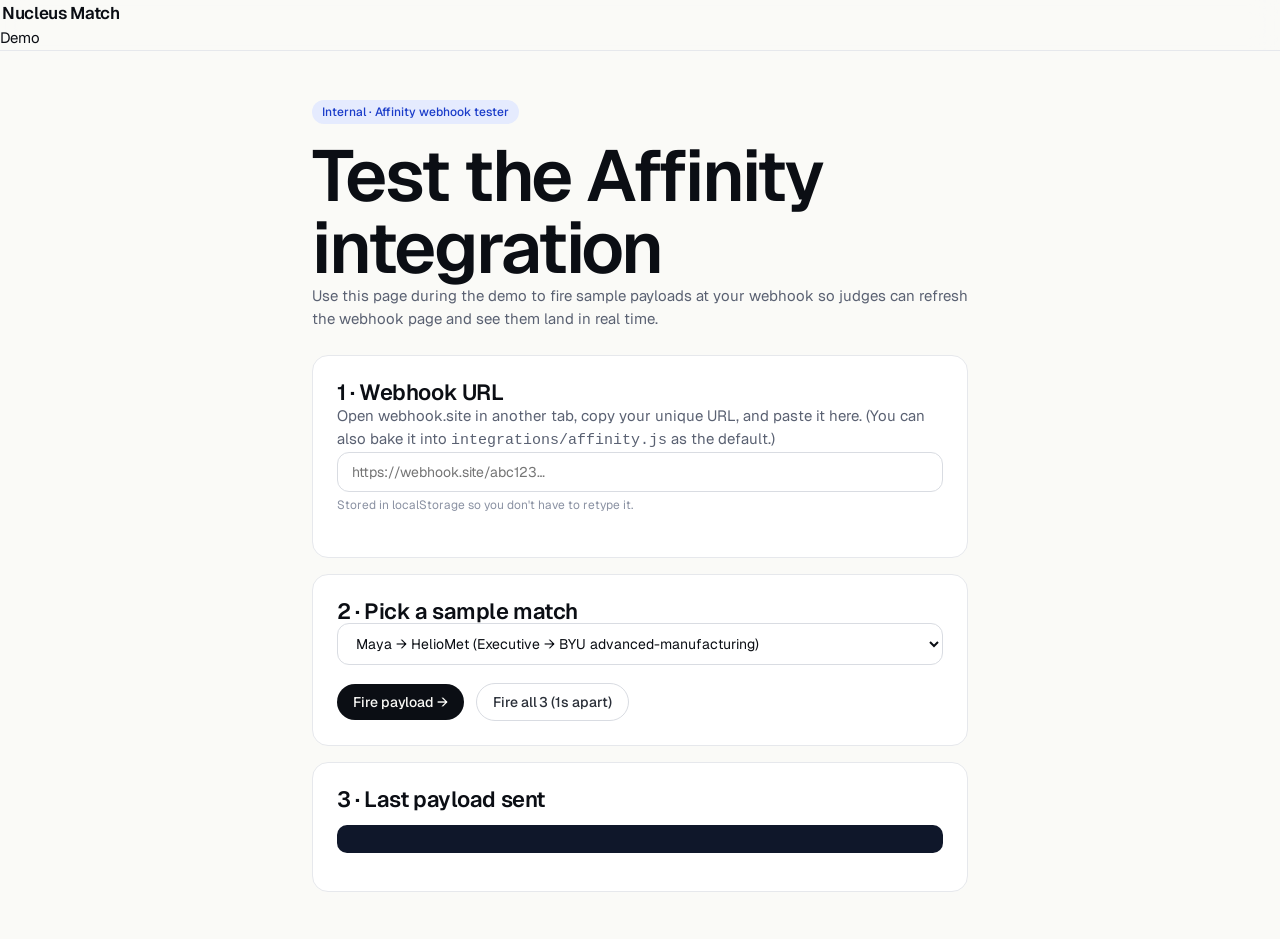
<file: integrations/test.html>
<!doctype html>
<html lang="en">
<head>
  <meta charset="utf-8" />
  <meta name="viewport" content="width=device-width, initial-scale=1" />
  <title>Affinity webhook tester · Nucleus Match</title>
  <link rel="stylesheet" href="../styles.css" />
</head>
<body>
  <nav class="nav">
    <a class="brand" href="../index.html"><span class="brand-mark"></span><span>Nucleus Match</span></a>
    <div class="nav-links"><a href="../demo.html">Demo</a></div>
  </nav>

  <section class="section-sm">
    <div class="container" style="max-width: 720px;">
      <span class="tag">Internal · Affinity webhook tester</span>
      <h1 class="mt-2">Test the Affinity integration</h1>
      <p class="muted">
        Use this page during the demo to fire sample payloads at your webhook so judges
        can refresh the webhook page and see them land in real time.
      </p>

      <div class="card mt-3">
        <h3>1 · Webhook URL</h3>
        <p class="muted">
          Open <a href="https://webhook.site" target="_blank">webhook.site</a> in another tab,
          copy your unique URL, and paste it here.
          (You can also bake it into <code>integrations/affinity.js</code> as the default.)
        </p>
        <div class="field">
          <input type="text" id="webhook-url" placeholder="https://webhook.site/abc123…" />
          <div class="help">Stored in localStorage so you don't have to retype it.</div>
        </div>
      </div>

      <div class="card mt-2">
        <h3>2 · Pick a sample match</h3>
        <div class="field">
          <select id="sample">
            <option value="t-001|s-001">Maya → HelioMet (Executive → BYU advanced-manufacturing)</option>
            <option value="t-002|s-002">Jacob → NeuraDose (Student → U of U life-sciences)</option>
            <option value="t-003|s-003">Priya → LedgerLoop (Operator → Lehi fintech)</option>
          </select>
        </div>
        <div class="flex">
          <button class="btn btn-primary" id="fire">Fire payload →</button>
          <button class="btn btn-secondary" id="fire-all">Fire all 3 (1s apart)</button>
        </div>
      </div>

      <div class="card mt-2">
        <h3>3 · Last payload sent</h3>
        <pre id="payload" style="background:#0F172A;color:#E2E8F0;padding:14px;border-radius:10px;overflow-x:auto;font-size:0.85rem;line-height:1.5;"></pre>
        <div id="status" class="muted"></div>
      </div>
    </div>
  </section>

  <div id="toast" class="toast"></div>

  <script src="../core/constants.js"></script>
  <script src="../core/signals.js"></script>
  <script src="../core/match.js"></script>
  <script>
    const KEY = "nm_webhook_url";
    const urlInput = document.getElementById("webhook-url");
    const stored = localStorage.getItem(KEY) || "";
    urlInput.value = stored;
    urlInput.addEventListener("input", () => localStorage.setItem(KEY, urlInput.value));

    const payloadEl = document.getElementById("payload");
    const statusEl = document.getElementById("status");

    async function loadPair(pairId) {
      const [tid, sid] = pairId.split("|");
      const [talent, startups] = await Promise.all([
        fetch("../data/talent.json").then((r) => r.json()),
        fetch("../data/startups.json").then((r) => r.json()),
      ]);
      const t = talent.find((x) => x.id === tid);
      const s = startups.find((x) => x.id === sid);
      const r = window.NMMatch.scoreTalentToStartup(t, s);
      return {
        source: "nucleus-match",
        timestamp: new Date().toISOString(),
        score: r.score,
        breakdown: r.breakdown,
        reasons: r.top_reasons,
        talent_id: t.id,
        talent_name: t.name,
        startup_id: s.id,
        startup_name: s.name,
      };
    }

    async function fire(pairId) {
      const url = urlInput.value.trim();
      if (!url) {
        statusEl.textContent = "× Set the webhook URL first.";
        return;
      }
      const payload = await loadPair(pairId);
      payloadEl.textContent = JSON.stringify(payload, null, 2);
      statusEl.textContent = "Sending…";
      try {
        await fetch(url, {
          method: "POST",
          headers: { "Content-Type": "application/json" },
          body: JSON.stringify(payload),
          mode: "no-cors",
        });
        statusEl.textContent = "✓ Sent. Refresh webhook.site to see it land.";
      } catch (e) {
        statusEl.textContent = "× Network error (CORS may have blocked the response, but the request likely went through). Check webhook.site.";
      }
    }

    document.getElementById("fire").addEventListener("click", () => {
      fire(document.getElementById("sample").value);
    });
    document.getElementById("fire-all").addEventListener("click", async () => {
      const ids = ["t-001|s-001", "t-002|s-002", "t-003|s-003"];
      for (const id of ids) {
        await fire(id);
        await new Promise((r) => setTimeout(r, 1000));
      }
    });
  </script>
</body>
</html>
</file>
<file: styles.css>
/* Nucleus — Linear/Vercel-inspired premium minimal */
@import url('https://fonts.googleapis.com/css2?family=Geist:wght@300;400;500;600;700&family=Geist+Mono:wght@400;500&family=Instrument+Serif:ital@0;1&display=swap');

:root {
  /* Surfaces */
  --bg: #FAFAF7;
  --bg-elev: #FFFFFF;
  --bg-mist: #F4F5F2;
  --bg-tint: #EFF2FB;

  /* Ink */
  --ink: #0B0E14;
  --ink-2: #2A2F38;
  --ink-3: #5A6172;
  --ink-4: #8B92A3;
  --ink-5: #C7CCD6;

  /* Lines */
  --line: #E6E8EC;
  --line-2: #D9DCE2;

  /* Brand */
  --blue: #1E47E6;
  --blue-2: #1A3CC9;
  --blue-tint: #E5EBFE;
  --navy: #0E1A3D;

  /* Status */
  --good: #0F8B5C;
  --warn: #B8730E;

  /* Radius */
  --r-sm: 8px;
  --r-md: 12px;
  --r-lg: 16px;
  --r-xl: 24px;
  --r-pill: 999px;

  /* Shadows */
  --shadow-1: 0 1px 2px rgba(11,14,20,0.04), 0 1px 1px rgba(11,14,20,0.03);
  --shadow-2: 0 4px 16px rgba(11,14,20,0.06), 0 2px 4px rgba(11,14,20,0.04);
  --shadow-3: 0 24px 60px rgba(11,14,20,0.10), 0 8px 20px rgba(11,14,20,0.06);

  --t: cubic-bezier(0.22, 1, 0.36, 1);

  /* Legacy aliases — keeps handshake.html / old pages working */
  --sandstone: #C8A165;
  --sandstone-100: #F5EBD7;
  --red: #CC0000;
  --snow: #FAFAF7;
  --muted: #5A6172;
  --shadow: 0 4px 16px rgba(11,14,20,0.06), 0 2px 4px rgba(11,14,20,0.04);
  --shadow-lg: 0 24px 60px rgba(11,14,20,0.10), 0 8px 20px rgba(11,14,20,0.06);
  --radius: 16px;
  --navy-700: #091228;
}

* { box-sizing: border-box; }
html, body { margin: 0; padding: 0; }
body {
  font-family: 'Geist', -apple-system, BlinkMacSystemFont, sans-serif;
  font-size: 15px;
  line-height: 1.55;
  color: var(--ink);
  background: var(--bg);
  -webkit-font-smoothing: antialiased;
  font-feature-settings: 'ss01', 'cv11';
}

button, input, textarea, select { font-family: inherit; font-size: inherit; color: inherit; }
button { cursor: pointer; border: none; background: none; padding: 0; }
a { color: inherit; text-decoration: none; }
::selection { background: var(--blue); color: white; }

/* ===== Layout ===== */
.container       { max-width: 1280px; margin: 0 auto; padding: 0 32px; width: 100%; }
.container-sm    { max-width: 880px;  margin: 0 auto; padding: 0 32px; width: 100%; }
.container-tight { max-width: 560px;  margin: 0 auto; padding: 0 32px; width: 100%; }

/* ===== Nav ===== */
.nav {
  position: sticky; top: 0; z-index: 50;
  background: rgba(250,250,247,0.85);
  backdrop-filter: saturate(1.4) blur(14px);
  -webkit-backdrop-filter: saturate(1.4) blur(14px);
  border-bottom: 1px solid var(--line);
}
.nav-inner {
  display: flex; align-items: center; justify-content: space-between;
  height: 60px;
}
.nav-left  { display: flex; align-items: center; gap: 32px; }
.nav-right { display: flex; align-items: center; gap: 10px; }
.brand {
  display: inline-flex; align-items: baseline; gap: 2px;
  font-weight: 600; font-size: 17px; letter-spacing: -0.02em;
  color: var(--ink);
}
.brand-mark { font-family: 'Geist Mono', monospace; color: var(--blue); font-weight: 500; }
.nav-links { display: flex; gap: 4px; }
.nav-link {
  padding: 7px 12px; border-radius: var(--r-sm);
  color: var(--ink-3); font-size: 14px; font-weight: 500;
  transition: color 0.15s, background 0.15s; cursor: pointer;
  border: none; background: none;
}
.nav-link:hover, .nav-link.active { color: var(--ink); background: var(--bg-mist); }

/* ===== Buttons ===== */
.btn {
  display: inline-flex; align-items: center; gap: 8px;
  padding: 9px 16px; border-radius: var(--r-pill);
  font-size: 14px; font-weight: 500; letter-spacing: -0.005em;
  transition: transform 0.12s var(--t), background 0.18s, box-shadow 0.18s, border-color 0.18s;
  white-space: nowrap; cursor: pointer; border: none;
}
.btn:active { transform: scale(0.98); }
.btn-primary { background: var(--ink); color: var(--bg); }
.btn-primary:hover { background: #1F242E; box-shadow: var(--shadow-2); }
.btn-blue { background: var(--blue); color: white; }
.btn-blue:hover { background: var(--blue-2); box-shadow: 0 8px 20px rgba(30,71,230,0.25); }
.btn-ghost { background: transparent; color: var(--ink-2); border: 1px solid var(--line-2); }
.btn-ghost:hover { background: var(--bg-mist); border-color: var(--ink-5); }
.btn-secondary { background: transparent; color: var(--ink-2); border: 1px solid var(--line-2); }
.btn-secondary:hover { background: var(--bg-mist); }
.btn-accent { background: var(--blue); color: white; }
.btn-quiet { color: var(--ink-3); }
.btn-quiet:hover { color: var(--ink); background: var(--bg-mist); }
.btn-sm  { padding: 6px 12px; font-size: 13px; }
.btn-lg  { padding: 12px 22px; font-size: 15px; }
.btn-block { width: 100%; justify-content: center; }
.btn-icon { width: 32px; height: 32px; padding: 0; justify-content: center; border-radius: var(--r-sm); }

/* ===== Typography ===== */
.eyebrow {
  font-family: 'Geist Mono', monospace;
  font-size: 12px; font-weight: 500;
  text-transform: uppercase; letter-spacing: 0.08em;
  color: var(--ink-4);
}
.eyebrow-blue { color: var(--blue); }
.serif   { font-family: 'Instrument Serif', Georgia, serif; font-weight: 400; }
.serif-i { font-family: 'Instrument Serif', Georgia, serif; font-style: italic; font-weight: 400; }

h1, h2, h3, h4 { margin: 0; letter-spacing: -0.02em; line-height: 1.1; font-weight: 600; }
h1 { font-size: clamp(40px, 6vw, 72px); letter-spacing: -0.035em; line-height: 1; }
h2 { font-size: clamp(28px, 3.6vw, 44px); letter-spacing: -0.028em; }
h3 { font-size: 22px; letter-spacing: -0.02em; }
h4 { font-size: 16px; letter-spacing: -0.01em; }
p  { margin: 0; }
.muted   { color: var(--ink-3); }
.muted-2 { color: var(--ink-4); }
.mono    { font-family: 'Geist Mono', monospace; }

/* ===== Cards ===== */
.card {
  background: var(--bg-elev);
  border: 1px solid var(--line);
  border-radius: var(--r-lg);
  padding: 24px;
  transition: border-color 0.18s, box-shadow 0.18s, transform 0.18s var(--t);
}
.card:hover { border-color: var(--ink-5); box-shadow: var(--shadow-1); }
.card-pad { padding: 24px; }
.card-hover:hover { border-color: var(--line-2); box-shadow: var(--shadow-2); }
.card-clickable { cursor: pointer; transition: transform .12s, box-shadow .12s; }
.card-clickable:hover { transform: translateY(-2px); box-shadow: var(--shadow-3); }

/* ===== Chips / Pills ===== */
.chip {
  display: inline-flex; align-items: center; gap: 6px;
  padding: 4px 10px; border-radius: var(--r-pill);
  background: var(--bg-mist); color: var(--ink-2);
  font-size: 12px; font-weight: 500;
  border: 1px solid transparent;
  transition: all 0.15s; cursor: pointer; user-select: none;
}
.chip:hover:not(.active) { border-color: var(--blue); color: var(--blue); }
.chip.active { background: var(--navy); color: white; border-color: var(--navy); }
.chip-blue    { background: var(--blue-tint); color: var(--blue-2); }
.chip-outline { background: transparent; border-color: var(--line-2); color: var(--ink-3); }
.chip-mono    { font-family: 'Geist Mono', monospace; font-size: 11px; }
.chips { display: flex; flex-wrap: wrap; gap: 8px; }

/* ===== Tabs ===== */
.tabs {
  display: inline-flex; gap: 2px;
  padding: 3px; background: var(--bg-mist);
  border-radius: var(--r-pill); border: 1px solid var(--line);
}
.tab {
  padding: 7px 16px; border-radius: var(--r-pill);
  font-size: 13px; font-weight: 500; color: var(--ink-3);
  transition: all 0.18s; cursor: pointer; border: none; background: none;
  display: inline-flex; align-items: center; gap: 6px;
}
.tab:hover:not(.tab-active) { color: var(--ink); }
.tab-active { background: var(--bg-elev); color: var(--ink); box-shadow: var(--shadow-1); }
.tab-active.tab-blue { background: var(--blue); color: white; }

/* ===== Inputs ===== */
.input {
  width: 100%; padding: 10px 14px;
  border: 1px solid var(--line-2); border-radius: var(--r-md);
  background: var(--bg-elev); font-size: 14px;
  transition: border-color 0.15s, box-shadow 0.15s;
}
.input:focus { outline: none; border-color: var(--blue); box-shadow: 0 0 0 4px var(--blue-tint); }
.input-lg { padding: 14px 18px; font-size: 15px; }
.label { display: block; font-size: 13px; font-weight: 500; color: var(--ink-2); margin-bottom: 6px; }

/* ===== Form fields ===== */
.form { max-width: 460px; width: 100%; }
.field { margin-bottom: 18px; }
.field label { display: block; font-size: 13px; font-weight: 500; color: var(--ink-2); margin-bottom: 6px; }
.field input[type=text],
.field input[type=email],
.field input[type=password],
.field input[type=tel],
.field input[type=url],
.field select, .field textarea {
  width: 100%; padding: 10px 14px;
  border: 1px solid var(--line-2); border-radius: var(--r-md);
  background: var(--bg-elev); font-size: 14px; font-family: inherit;
  transition: border-color 0.15s, box-shadow 0.15s;
}
.field input:focus, .field select:focus, .field textarea:focus {
  outline: none; border-color: var(--blue); box-shadow: 0 0 0 4px var(--blue-tint);
}
.field input[type=range] { width: 100%; accent-color: var(--blue); }
.help { font-size: 12px; color: var(--ink-4); margin-top: 4px; }
.flex { display: flex; gap: 12px; align-items: center; }

/* ===== Step progress (onboarding) ===== */
.onb-progress { display: flex; gap: 6px; margin-bottom: 32px; }
.onb-step-bar {
  flex: 1; height: 3px; border-radius: 2px;
  background: var(--line); transition: background 0.4s;
}
.onb-step-bar.done   { background: var(--ink); }
.onb-step-bar.active { background: var(--blue); }

/* Legacy .steps hidden — app.js still toggles .active, we just don't show bars */
.steps { display: flex; gap: 6px; height: 0; overflow: hidden; margin: 0; }
.step  { flex: 1; height: 0; }

/* ===== Onboarding shell ===== */
.onb-shell {
  min-height: calc(100vh - 60px);
  display: grid; grid-template-columns: 1fr 1fr;
}
.onb-left {
  padding: 64px;
  background: var(--bg-mist);
  display: flex; flex-direction: column; justify-content: space-between;
  border-right: 1px solid var(--line);
  position: relative; overflow: hidden;
}
.onb-right {
  padding: 64px;
  display: flex; flex-direction: column; justify-content: center;
}
.onb-form { max-width: 460px; width: 100%; margin: 0 auto; }
.onb-quote {
  font-family: 'Instrument Serif', serif;
  font-size: 32px; line-height: 1.2;
  color: var(--ink); letter-spacing: -0.01em; font-style: italic;
}
.onb-quote-by {
  font-family: 'Geist Mono', monospace; font-size: 12px;
  color: var(--ink-4); margin-top: 16px;
  letter-spacing: 0.04em; text-transform: uppercase;
}
.opt-grid { display: grid; grid-template-columns: 1fr 1fr; gap: 8px; }
.opt {
  padding: 14px 16px; border-radius: var(--r-md);
  border: 1px solid var(--line-2); background: var(--bg-elev);
  cursor: pointer; transition: all 0.15s;
  display: flex; align-items: center; gap: 10px;
  text-align: left; font-size: 14px; font-weight: 500;
}
.opt:hover { border-color: var(--ink-3); }
.opt.active { border-color: var(--blue); background: var(--blue-tint); color: var(--blue-2); }
.opt-check {
  width: 16px; height: 16px; border-radius: 4px; flex-shrink: 0;
  border: 1.5px solid var(--ink-5);
  display: flex; align-items: center; justify-content: center;
  transition: all 0.15s;
}
.opt.active .opt-check { background: var(--blue); border-color: var(--blue); color: white; }

/* ===== Avatars ===== */
.avatar {
  display: inline-flex; align-items: center; justify-content: center;
  width: 36px; height: 36px; border-radius: 50%;
  font-size: 13px; font-weight: 600;
  color: white; flex-shrink: 0; letter-spacing: -0.02em;
}
.avatar-lg { width: 56px; height: 56px; font-size: 18px; border-radius: 50%; }
.avatar-xl { width: 96px; height: 96px; font-size: 32px; border-radius: 24px; }
.avatar-sm { width: 26px; height: 26px; font-size: 11px; border-radius: 50%; }
.avatar-xs { width: 22px; height: 22px; font-size: 10px; border-radius: 50%; }

/* ===== Hero ===== */
.hero { padding: 96px 0 80px; position: relative; overflow: hidden; }
.hero h1 .accent { color: var(--blue); }
.hero-sub { font-size: 18px; color: var(--ink-3); max-width: 560px; margin-top: 24px; line-height: 1.5; }
.hero-cta { display: flex; gap: 12px; margin-top: 40px; flex-wrap: wrap; }
.hero-grain {
  position: absolute; inset: 0; pointer-events: none; opacity: 0.4;
  background-image: radial-gradient(circle at 50% 0%, var(--blue-tint), transparent 60%);
}

/* ===== Persona cards ===== */
.persona-grid {
  display: grid; grid-template-columns: repeat(3, 1fr); gap: 16px;
  margin-top: 56px;
}
.persona-card {
  padding: 28px; border-radius: var(--r-lg);
  background: var(--bg-elev); border: 1px solid var(--line);
  cursor: pointer; transition: all 0.25s var(--t);
  text-align: left; display: flex; flex-direction: column; gap: 12px;
  text-decoration: none;
}
.persona-card:hover {
  border-color: var(--blue);
  box-shadow: 0 8px 32px rgba(30,71,230,0.10);
  transform: translateY(-2px);
  text-decoration: none;
}
.persona-card:hover .persona-arrow { transform: translateX(4px); color: var(--blue); }
.persona-icon {
  width: 36px; height: 36px; border-radius: 10px;
  background: var(--blue-tint); color: var(--blue);
  display: flex; align-items: center; justify-content: center;
}
.persona-arrow {
  margin-top: auto; color: var(--ink-4); transition: all 0.2s;
  display: inline-flex; align-items: center; gap: 6px;
  font-size: 13px; font-weight: 500;
}

/* ===== Trust strip ===== */
.trust {
  padding: 48px 0; border-top: 1px solid var(--line); border-bottom: 1px solid var(--line);
  background: var(--bg-mist);
}
.trust-row {
  display: flex; align-items: center; justify-content: space-between; flex-wrap: wrap; gap: 24px;
}
.trust-logo {
  font-family: 'Geist Mono', monospace; font-size: 13px;
  color: var(--ink-4); font-weight: 500; letter-spacing: 0.02em;
}

/* ===== Sections ===== */
.section       { padding: 96px 0; }
.section-sm    { padding: 48px 0; }
.section-tight { padding: 64px 0; }
.section-head  { margin-bottom: 48px; max-width: 720px; }
.section-head h2 { margin-top: 12px; }
.section-head p  { margin-top: 16px; font-size: 17px; color: var(--ink-3); }
.grid   { display: grid; gap: 24px; }
.grid-2 { grid-template-columns: repeat(auto-fit, minmax(280px, 1fr)); }
.grid-3 { grid-template-columns: repeat(auto-fit, minmax(260px, 1fr)); }

/* ===== Search shell ===== */
.search-shell {
  background: var(--bg-elev); border: 1px solid var(--line);
  border-radius: var(--r-xl); padding: 24px;
}
.search-tabs {
  margin-bottom: 20px; display: flex; justify-content: space-between;
  align-items: center; gap: 12px; flex-wrap: wrap;
}
.search-input-wrap { position: relative; }
.search-input {
  width: 100%; padding: 16px 20px 16px 52px;
  border: 1px solid var(--line-2); border-radius: var(--r-md);
  background: var(--bg); font-size: 16px; font-family: inherit;
  transition: all 0.18s;
}
.search-input:focus {
  outline: none; border-color: var(--blue);
  background: var(--bg-elev); box-shadow: 0 0 0 4px var(--blue-tint);
}
.search-icon {
  position: absolute; left: 18px; top: 50%; transform: translateY(-50%);
  color: var(--ink-4); pointer-events: none;
}
.search-kbd {
  position: absolute; right: 16px; top: 50%; transform: translateY(-50%);
  font-family: 'Geist Mono', monospace; font-size: 11px;
  color: var(--ink-4); padding: 3px 7px;
  background: var(--bg-mist); border: 1px solid var(--line); border-radius: 5px;
}
.search-suggestions { display: flex; flex-wrap: wrap; gap: 6px; margin-top: 12px; }

/* ===== Result cards ===== */
.results-grid { display: grid; grid-template-columns: 1fr; gap: 12px; }
.result-card {
  display: grid; grid-template-columns: 56px 1fr auto;
  gap: 16px; align-items: center;
  padding: 16px 20px;
  background: var(--bg-elev); border: 1px solid var(--line);
  border-radius: var(--r-md); cursor: pointer; transition: all 0.18s;
}
.result-card:hover { border-color: var(--ink-5); box-shadow: var(--shadow-1); }
.result-name { font-weight: 600; font-size: 15px; }
.result-meta { font-size: 13px; color: var(--ink-3); margin-top: 2px; }
.result-tags { display: flex; gap: 6px; margin-top: 8px; flex-wrap: wrap; }
.result-score { text-align: right; display: flex; flex-direction: column; align-items: flex-end; gap: 4px; }
.score-pct {
  font-family: 'Geist Mono', monospace; font-size: 18px;
  font-weight: 500; color: var(--ink); letter-spacing: -0.01em;
}
.score-bar { width: 60px; height: 3px; background: var(--bg-mist); border-radius: 2px; overflow: hidden; }
.score-bar > span { display: block; height: 100%; background: var(--blue); }

/* Bond ribbon */
.bond-ribbon {
  display: flex; align-items: center; gap: 10px;
  padding: 10px 14px; margin: -24px -24px 20px;
  border-radius: var(--r-lg) var(--r-lg) 0 0;
  background: linear-gradient(90deg, var(--navy), var(--blue-2));
}
.bond-kicker { font-family: 'Geist Mono', monospace; font-size: 10px; letter-spacing: 0.08em; text-transform: uppercase; color: rgba(255,255,255,0.6); white-space: nowrap; }
.bond-body { font-size: 13px; font-weight: 500; color: white; }

/* Trend pill */
.trend-pill {
  display: inline-flex; align-items: center; gap: 4px;
  padding: 3px 10px; border-radius: var(--r-pill);
  background: #ECFDF5; color: #0F8B5C; font-size: 12px; font-weight: 500;
}

/* ===== Legacy match card (app.js renderCard) ===== */
.match-card { display: grid; grid-template-columns: 56px 1fr auto; gap: 16px; align-items: start; }
.score-pill {
  font-family: 'Geist Mono', monospace; font-size: 16px; font-weight: 600;
  padding: 8px 14px; border-radius: var(--r-pill);
  background: var(--blue-tint); color: var(--blue-2);
  white-space: nowrap;
}
.breakdown { display: grid; gap: 6px; margin-top: 14px; }
.bar-row { display: grid; grid-template-columns: 130px 1fr 36px; gap: 10px; align-items: center; font-size: 0.86rem; }
.bar { height: 6px; background: var(--bg-mist); border-radius: var(--r-pill); overflow: hidden; }
.bar > span { display: block; height: 100%; background: var(--blue); border-radius: var(--r-pill); animation: barFill 0.9s var(--t) both; }
.why { margin-top: 14px; padding: 14px; background: var(--blue-tint); border-radius: var(--r-md); }
.why ul { margin: 0; padding-left: 20px; }
.why li { margin-bottom: 4px; font-size: 13px; color: var(--ink-2); }

/* ===== Group headers ===== */
.group-head {
  display: flex; align-items: baseline; justify-content: space-between;
  margin: 32px 0 14px; padding-bottom: 10px;
  border-bottom: 1px solid var(--line);
}
.group-head:first-child { margin-top: 0; }
.group-title { display: flex; align-items: baseline; gap: 10px; }
.group-title h3 { font-size: 16px; font-weight: 600; }
.group-count { font-family: 'Geist Mono', monospace; font-size: 12px; color: var(--ink-4); }

/* ===== Brain viz ===== */
.brain-wrap {
  position: relative; aspect-ratio: 16 / 10;
  border-radius: var(--r-xl); overflow: hidden;
  background: radial-gradient(ellipse at center, #FFFFFF 0%, var(--bg-mist) 100%);
  border: 1px solid var(--line);
}
.brain-svg { width: 100%; height: 100%; display: block; }
.node { cursor: pointer; transition: filter 0.2s; }
.node:hover { filter: brightness(1.05); }
.node-label { font-size: 11px; font-family: 'Geist', sans-serif; font-weight: 500; pointer-events: none; fill: var(--ink-2); }
.edge { stroke: var(--ink-5); stroke-width: 1; opacity: 0.4; transition: opacity 0.2s, stroke-width 0.2s, stroke 0.2s; fill: none; }
.edge-active { stroke: var(--blue); opacity: 0.9; stroke-width: 1.5; }
.brain-legend {
  position: absolute; top: 16px; left: 16px;
  display: flex; gap: 16px; flex-wrap: wrap;
  background: rgba(255,255,255,0.9); backdrop-filter: blur(8px);
  border: 1px solid var(--line); border-radius: var(--r-md); padding: 10px 14px;
}
.brain-legend-item { display: inline-flex; align-items: center; gap: 6px; font-size: 11px; font-family: 'Geist Mono', monospace; color: var(--ink-3); }
.brain-legend-dot  { width: 8px; height: 8px; border-radius: 50%; }
.brain-overlay {
  position: absolute; bottom: 16px; right: 16px;
  background: var(--bg-elev); border: 1px solid var(--line);
  border-radius: var(--r-md); padding: 14px 16px; min-width: 200px;
  box-shadow: var(--shadow-2);
}

/* ===== Profile ===== */
.profile-hero { display: grid; grid-template-columns: 96px 1fr auto; gap: 24px; align-items: start; padding: 32px 0; }
.profile-name  { font-size: 32px; font-weight: 600; letter-spacing: -0.02em; line-height: 1.1; }
.profile-title { font-size: 16px; color: var(--ink-3); margin-top: 6px; }
.profile-meta  { display: flex; gap: 16px; flex-wrap: wrap; margin-top: 14px; font-size: 13px; color: var(--ink-3); }
.profile-bio   { font-size: 16px; line-height: 1.6; color: var(--ink-2); max-width: 680px; }
.profile-grid  { display: grid; grid-template-columns: 1fr 360px; gap: 32px; margin-top: 32px; }
.profile-section { margin-bottom: 32px; }
.profile-section h4 { margin-bottom: 12px; color: var(--ink-3); font-size: 12px; text-transform: uppercase; letter-spacing: 0.06em; font-weight: 500; }

/* ===== Network bridge ===== */
.bridge-card { border: 1px solid var(--line); border-radius: var(--r-lg); background: var(--bg-elev); overflow: hidden; }
.bridge-head { padding: 16px 20px; background: linear-gradient(180deg, var(--blue-tint), transparent); border-bottom: 1px solid var(--line); }
.bridge-head h4 { font-size: 14px; font-weight: 600; color: var(--blue-2); text-transform: none; margin: 0; }
.bridge-head p  { font-size: 12px; color: var(--ink-3); margin-top: 4px; }
.bridge-row {
  padding: 14px 20px; border-bottom: 1px solid var(--line);
  display: grid; grid-template-columns: 36px 1fr auto; gap: 12px; align-items: start;
  cursor: pointer; transition: background 0.15s; width: 100%; text-align: left; background: none; border-left: none; border-right: none; border-top: none;
}
.bridge-row:hover { background: var(--bg-mist); }
.bridge-name   { font-weight: 500; font-size: 14px; }
.bridge-why    { font-size: 12px; color: var(--ink-3); margin-top: 4px; line-height: 1.5; }
.bridge-action { color: var(--blue); font-size: 12px; font-weight: 500; opacity: 0; transition: opacity 0.15s; }
.bridge-row:hover .bridge-action { opacity: 1; }

/* ===== Match dimensions ===== */
.match-dim {
  display: grid; grid-template-columns: 120px 1fr 50px;
  gap: 16px; align-items: center;
  padding: 12px 0; border-bottom: 1px solid var(--line);
}
.match-dim:last-child { border-bottom: none; }
.dim-label { font-size: 13px; color: var(--ink-2); font-weight: 500; }
.dim-bar   { height: 6px; background: var(--bg-mist); border-radius: 3px; overflow: hidden; }
.dim-bar > span { display: block; height: 100%; background: var(--blue); border-radius: 3px; }
.dim-bar.warn > span { background: var(--warn); }
.dim-pct { font-family: 'Geist Mono', monospace; font-size: 13px; text-align: right; color: var(--ink-2); }

/* ===== Gap card ===== */
.gap-card {
  background: linear-gradient(180deg, #FFF8EE, transparent);
  border: 1px solid #F0DFB8; border-radius: var(--r-md);
  padding: 16px 18px; margin-top: 16px;
}
.gap-card h5 { font-size: 13px; font-weight: 600; color: var(--warn); margin: 0 0 8px; text-transform: uppercase; letter-spacing: 0.04em; }
.gap-list { list-style: none; padding: 0; margin: 0; display: flex; flex-direction: column; gap: 6px; }
.gap-item { display: flex; align-items: start; gap: 8px; font-size: 13px; color: var(--ink-2); }
.gap-item::before { content: '→'; color: var(--warn); flex-shrink: 0; }

/* ===== AI Rationale ===== */
.rationale { font-size: 15px; line-height: 1.65; color: var(--ink-2); }
.rationale .cite {
  display: inline-flex; align-items: center;
  padding: 1px 6px; margin: 0 1px;
  background: var(--blue-tint); color: var(--blue-2);
  font-family: 'Geist Mono', monospace; font-size: 11px;
  border-radius: 4px; font-weight: 500; cursor: pointer;
  vertical-align: baseline; transition: background 0.15s;
}
.rationale .cite:hover { background: var(--blue); color: white; }

/* ===== Lab banner ===== */
.lab-banner {
  height: 220px; border-radius: var(--r-xl);
  background: linear-gradient(135deg, var(--navy), var(--blue));
  position: relative; overflow: hidden; margin-bottom: 24px;
}
.lab-banner::after {
  content: ''; position: absolute; inset: 0;
  background-image: repeating-linear-gradient(45deg, rgba(255,255,255,0.04) 0 2px, transparent 2px 24px);
}
.lab-banner-content { position: absolute; bottom: 24px; left: 28px; right: 28px; color: white; }
.lab-tag {
  display: inline-block; font-family: 'Geist Mono', monospace; font-size: 11px;
  padding: 3px 8px; border-radius: 4px;
  background: rgba(255,255,255,0.15); color: white; letter-spacing: 0.04em;
}

/* ===== Toast ===== */
.toast {
  position: fixed; bottom: 24px; left: 50%; transform: translateX(-50%);
  background: var(--ink); color: white; padding: 12px 20px; border-radius: 10px;
  box-shadow: var(--shadow-3); opacity: 0; transition: opacity 0.2s; z-index: 100; font-size: 14px;
}
.toast.show { opacity: 1; }

/* ===== Footer ===== */
.footer { padding: 48px 0 32px; border-top: 1px solid var(--line); margin-top: 96px; }
.footer-row {
  display: flex; justify-content: space-between; align-items: center;
  flex-wrap: wrap; gap: 16px; font-size: 13px; color: var(--ink-4);
}

/* ===== Animations ===== */
@keyframes fadeUp { from { opacity: 0; transform: translateY(8px); } to { opacity: 1; transform: translateY(0); } }
@keyframes fadeIn { from { opacity: 0; } to { opacity: 1; } }
@keyframes barFill { from { width: 0 !important; } }
.fade-up { animation: fadeUp 0.5s var(--t) both; }
.fade-in { animation: fadeIn 0.4s ease both; }
.delay-1 { animation-delay: 0.06s; }
.delay-2 { animation-delay: 0.12s; }
.delay-3 { animation-delay: 0.18s; }
.delay-4 { animation-delay: 0.24s; }
.delay-5 { animation-delay: 0.30s; }
.delay-6 { animation-delay: 0.36s; }
.page { animation: fadeUp 0.45s var(--t) both; }

/* ===== Network builder (ecosystem.html) ===== */
.network-builder {
  background: var(--bg-elev); border: 1px solid var(--line);
  border-radius: var(--r-lg); padding: 24px; margin: 24px 0 0;
}
.network-builder-head {
  display: flex; justify-content: space-between; align-items: flex-start;
  gap: 16px; flex-wrap: wrap; margin-bottom: 18px;
}
.network-builder-head h3 { font-size: 18px; margin: 4px 0 2px; }
.network-builder-head .stat-row {
  font-family: 'Geist Mono', monospace; font-size: 12px; color: var(--ink-3);
  display: flex; gap: 16px;
}
.network-builder-head .stat-row .num { color: var(--ink); font-weight: 600; }

.import-grid {
  display: grid; grid-template-columns: repeat(3, 1fr); gap: 12px;
}
.import-btn {
  display: flex; align-items: center; gap: 12px;
  padding: 14px 16px; cursor: pointer;
  background: white; border: 1px solid var(--line-2);
  border-radius: var(--r-md);
  text-align: left; font-size: 14px; font-family: inherit;
  transition: border-color 0.15s, background 0.15s, transform 0.05s;
}
.import-btn:hover { border-color: var(--ink-5); background: var(--snow); }
.import-btn:active { transform: translateY(1px); }
.import-btn:disabled { opacity: 0.6; cursor: progress; }
.import-btn .ico {
  width: 36px; height: 36px; border-radius: 50%;
  display: flex; align-items: center; justify-content: center;
  flex-shrink: 0; font-weight: 700;
}
.import-btn-google   .ico { background: white; border: 1px solid var(--line-2); }
.import-btn-linkedin .ico { background: #0A66C2; color: white; font-size: 14px; }
.import-btn-manual   .ico { background: var(--blue); color: white; font-size: 16px; }
.import-btn .label   { font-weight: 600; color: var(--ink); display: block; }
.import-btn .sub     { font-size: 11px; color: var(--ink-4); margin-top: 1px; display: block; }

.manual-add-panel {
  background: var(--snow); border: 1px solid var(--line);
  border-radius: var(--r-md); padding: 16px; margin-top: 14px;
}
.manual-add-panel .form-row {
  display: grid; grid-template-columns: 1fr 1fr; gap: 12px; margin-bottom: 12px;
}

/* === Contact row === */
.contacts-list { display: flex; flex-direction: column; gap: 8px; }
.contact-row {
  display: flex; align-items: center; gap: 12px;
  padding: 12px 16px; background: var(--bg-elev);
  border: 1px solid var(--line); border-radius: var(--r-md);
}
.contact-row .info { flex: 1; min-width: 0; }
.contact-row .info .name { font-weight: 600; font-size: 14px; }
.contact-row .info .meta { font-size: 12px; color: var(--ink-4); margin-top: 1px; }
.contact-row .source-pill {
  font-size: 10px; text-transform: uppercase; letter-spacing: 0.06em;
  padding: 3px 9px; border-radius: var(--r-pill); font-weight: 600;
  background: var(--blue-tint); color: var(--blue-2);
}
.contact-row .source-pill.gmail    { background: #FEF3C7; color: #92400E; }
.contact-row .source-pill.linkedin { background: #DBEAFE; color: #1E3A8A; }
.contact-row .source-pill.manual   { background: var(--snow); color: var(--ink-3); }
.contact-row .source-pill.suggestion { background: #F3E8FF; color: #6B21A8; }
.contact-remove {
  background: transparent; border: 1px solid var(--line-2);
  color: var(--ink-3); font-size: 12px; padding: 6px 11px;
  border-radius: var(--r-pill); cursor: pointer; font-family: inherit;
  transition: border-color 0.15s, color 0.15s;
}
.contact-remove:hover { border-color: #DC2626; color: #DC2626; }

/* Add button on suggestion cards */
.add-suggest-btn {
  background: white; border: 1px solid var(--blue); color: var(--blue-2);
  font-size: 13px; padding: 7px 14px; border-radius: var(--r-pill);
  cursor: pointer; font-weight: 600; transition: background 0.15s;
  font-family: inherit;
}
.add-suggest-btn:hover { background: var(--blue-tint); }
.add-suggest-btn.added { background: var(--blue-tint); border-color: var(--line-2); color: var(--ink-3); cursor: default; }

/* match.html cross-link banner */
.network-cta-banner {
  display: grid; grid-template-columns: 1fr auto;
  gap: 16px; align-items: center;
  background: linear-gradient(180deg, var(--blue-tint) 0%, white 80%);
  border: 1px solid var(--line); border-radius: var(--r-md);
  padding: 18px 22px; margin-top: 24px;
}
.network-cta-banner h4 { font-size: 15px; margin: 0 0 4px; }
.network-cta-banner p  { font-size: 13px; color: var(--ink-3); margin: 0; }

@media (max-width: 720px) {
  .import-grid { grid-template-columns: 1fr; }
  .manual-add-panel .form-row { grid-template-columns: 1fr; }
  .network-cta-banner { grid-template-columns: 1fr; }
}

/* ===== Contact-driven brain nodes (live additions to the diagram) ===== */
.node-contact .node-label {
  font-weight: 600;
  fill: var(--blue-2);
}
@keyframes nodeAppear {
  from { opacity: 0; transform: scale(0.6); }
  to   { opacity: 1; transform: scale(1); }
}
.node-contact {
  animation: nodeAppear 0.32s cubic-bezier(0.34, 1.56, 0.64, 1);
  transform-origin: center;
  transform-box: fill-box;
}
.edge.edge-contact {
  stroke: var(--blue);
  stroke-opacity: 0.45;
}

/* ===== Intent-specific blocks (Step 5 branching) ===== */
.intent-block {
  margin-top: 18px; padding-top: 18px;
  border-top: 1px dashed var(--line);
}
.intent-block-header {
  font-size: 11px; font-weight: 700; letter-spacing: 0.08em;
  text-transform: uppercase; color: var(--blue-2); margin-bottom: 12px;
}
.intent-block-header .label {
  font-size: 11px; color: var(--ink-4); font-weight: 500;
  text-transform: none; letter-spacing: 0; margin-left: 6px;
}

/* ===== Live search dropdown (ecosystem.html) ===== */
.search-input-wrap { position: relative; }
.search-dropdown {
  position: absolute; left: 0; right: 0; top: calc(100% + 6px);
  background: white; border: 1px solid var(--line);
  border-radius: var(--r-md); box-shadow: var(--shadow-2);
  z-index: 30; max-height: 380px; overflow-y: auto;
}
.search-result {
  display: grid; grid-template-columns: 40px 1fr auto;
  gap: 12px; align-items: center; padding: 10px 14px;
  border-bottom: 1px solid var(--line); cursor: pointer;
}
.search-result:last-child { border-bottom: 0; }
.search-result:hover { background: var(--snow); }
.search-result .name { font-weight: 600; font-size: 13px; color: var(--ink); }
.search-result .meta { font-size: 12px; color: var(--ink-4); margin-top: 1px; }
.search-result .add-mini {
  background: white; border: 1px solid var(--blue); color: var(--blue-2);
  font-size: 12px; font-weight: 600; font-family: inherit;
  padding: 5px 11px; border-radius: var(--r-pill);
  cursor: pointer; transition: background 0.15s;
}
.search-result .add-mini:hover { background: var(--blue-tint); }
.search-result .add-mini.added {
  background: var(--blue-tint); border-color: var(--line-2);
  color: var(--ink-3); cursor: default;
}
.search-newperson {
  padding: 12px 14px; font-size: 13px;
  background: var(--snow); border-top: 1px solid var(--line);
  display: flex; justify-content: space-between; align-items: center;
  gap: 8px;
}
.search-newperson .add-link {
  color: var(--blue-2); font-weight: 600; cursor: pointer;
}
.search-newperson-form {
  padding: 14px; background: var(--snow); border-top: 1px solid var(--line);
  display: grid; grid-template-columns: 1fr 1fr; gap: 10px;
}
.search-newperson-form .field { margin: 0; grid-column: span 1; }
.search-newperson-form .field-full { grid-column: 1 / -1; }
.search-newperson-form .actions {
  grid-column: 1 / -1; display: flex; gap: 8px; margin-top: 4px;
}
.search-empty {
  padding: 14px; text-align: center;
  font-size: 13px; color: var(--ink-4);
}

@media (max-width: 720px) {
  .search-newperson-form { grid-template-columns: 1fr; }
}

/* ===== Intent picker (talent.html step 2) ===== */
.intent-grid {
  display: grid; grid-template-columns: 1fr 1fr; gap: 12px; margin-bottom: 8px;
}
.intent-card {
  display: flex; flex-direction: column; gap: 4px;
  padding: 18px 16px; cursor: pointer; text-align: left;
  background: white; border: 1.5px solid var(--line-2);
  border-radius: var(--r-md); font-family: inherit;
  transition: border-color 0.15s, background 0.15s, transform 0.05s;
}
.intent-card:hover { border-color: var(--ink-5); background: var(--snow); }
.intent-card:active { transform: translateY(1px); }
.intent-card.selected {
  border-color: var(--blue); background: var(--blue-tint);
  box-shadow: 0 0 0 4px rgba(30,71,230,0.08);
}
.intent-card .icon { font-size: 22px; line-height: 1; margin-bottom: 4px; }
.intent-card .title { font-weight: 600; font-size: 14px; color: var(--ink); }
.intent-card .sub   { font-size: 12px; color: var(--ink-4); line-height: 1.4; }

/* Header pill that reminds user of their chosen intent on later steps */
.intent-pill {
  display: inline-flex; align-items: center; gap: 6px;
  padding: 4px 10px; border-radius: var(--r-pill);
  background: var(--blue-tint); color: var(--blue-2);
  font-size: 11px; font-weight: 600;
  text-transform: uppercase; letter-spacing: 0.06em;
  margin-top: 8px;
}
.intent-pill .change {
  color: var(--blue-2); cursor: pointer; opacity: 0.7;
  font-size: 10px; text-decoration: underline; margin-left: 4px;
}
.intent-pill .change:hover { opacity: 1; }

@media (max-width: 720px) {
  .intent-grid { grid-template-columns: 1fr; }
}

/* ===== Account / OAuth controls ===== */
.btn-google {
  display: inline-flex; align-items: center; justify-content: center; gap: 10px;
  width: 100%; padding: 11px 16px; border-radius: var(--r-md);
  background: white; color: var(--ink-2); font-size: 14px; font-weight: 500;
  border: 1px solid var(--line-2); cursor: pointer;
  transition: background 0.15s, border-color 0.15s, transform 0.05s;
}
.btn-google:hover { background: var(--snow); border-color: var(--ink-5); }
.btn-google:active { transform: translateY(1px); }
.btn-google svg { flex: 0 0 18px; }

.or-divider {
  display: flex; align-items: center; gap: 12px;
  margin: 18px 0; color: var(--ink-4); font-size: 12px;
  text-transform: uppercase; letter-spacing: 0.08em;
}
.or-divider::before, .or-divider::after {
  content: ""; flex: 1; height: 1px; background: var(--line);
}

/* ===== AI Enhance step (resume upload + LinkedIn URL) ===== */
.ai-enhance-card {
  border: 1px solid var(--line-2); border-radius: var(--r-md);
  background: linear-gradient(180deg, var(--blue-tint) 0%, white 28%);
  padding: 20px; margin-bottom: 20px;
}
.ai-enhance-card .eyebrow { color: var(--blue-2); }
.ai-enhance-card h3 { font-size: 18px; margin: 6px 0; }
.ai-enhance-card p.muted { font-size: 13px; margin-bottom: 16px; }

.upload-drop {
  border: 2px dashed var(--line-2); border-radius: var(--r-md);
  padding: 22px 16px; text-align: center; cursor: pointer;
  background: white; transition: border-color 0.15s, background 0.15s;
}
.upload-drop:hover, .upload-drop.dragover {
  border-color: var(--blue); background: var(--blue-tint);
}
.upload-drop .upload-icon {
  font-size: 22px; line-height: 1; margin-bottom: 6px; color: var(--blue);
}
.upload-drop .upload-title { font-size: 13px; font-weight: 600; color: var(--ink-2); }
.upload-drop .upload-sub   { font-size: 11px; color: var(--ink-4); margin-top: 2px; }
.upload-drop.has-file      { border-style: solid; border-color: var(--blue); }
.upload-drop.has-file .upload-icon { color: #0F8B5C; }

.ai-status {
  display: flex; align-items: center; gap: 8px;
  padding: 10px 12px; margin-top: 12px;
  border-radius: var(--r-md); font-size: 13px;
  background: var(--snow); border: 1px solid var(--line);
  color: var(--ink-2);
}
.ai-status.ok { background: #ECFDF5; border-color: #A7F3D0; color: #065F46; }
.ai-status.err{ background: #FEF2F2; border-color: #FECACA; color: #991B1B; }

.ai-key-row {
  display: flex; gap: 8px; align-items: center;
  font-size: 12px; color: var(--ink-4); margin-top: 14px;
}
.ai-key-row a { color: var(--blue-2); cursor: pointer; }
.ai-key-row .badge {
  display: inline-flex; align-items: center; gap: 6px;
  padding: 3px 10px; border-radius: var(--r-pill);
  background: var(--snow); border: 1px solid var(--line);
  font-size: 11px; font-weight: 500;
}
.ai-key-row .badge .dot {
  width: 6px; height: 6px; border-radius: 50%; background: var(--ink-4);
}
.ai-key-row .badge.live .dot { background: #10B981; }

/* ===== Utilities ===== */
.divider  { height: 1px; background: var(--line); margin: 0; }
.row      { display: flex; gap: 12px; align-items: center; }
.col      { display: flex; flex-direction: column; gap: 12px; }
.flex-1   { flex: 1; }
.center   { text-align: center; }
.between  { justify-content: space-between; }
.gap-4  { gap: 4px; }  .gap-8  { gap: 8px; }  .gap-12 { gap: 12px; }
.gap-16 { gap: 16px; } .gap-24 { gap: 24px; }
.mt-8  { margin-top: 8px; }  .mt-16 { margin-top: 16px; }
.mt-24 { margin-top: 24px; } .mt-32 { margin-top: 32px; }
.mt-1  { margin-top: 8px; }  .mt-2  { margin-top: 16px; }
.mt-3  { margin-top: 24px; } .mt-4  { margin-top: 32px; }
.mb-0  { margin-bottom: 0; }
.tag {
  display: inline-block; padding: 3px 10px; border-radius: var(--r-pill);
  background: var(--blue-tint); color: var(--blue-2); font-size: 12px; font-weight: 500;
}
.spacer-sm { height: 16px; } .spacer-md { height: 32px; } .spacer-lg { height: 64px; }

/* ===== Responsive ===== */
@media (max-width: 880px) {
  .container, .container-sm, .container-tight { padding: 0 20px; }
  .hero { padding: 56px 0 48px; }
  .section { padding: 56px 0; }
  .persona-grid { grid-template-columns: 1fr; }
  .profile-grid { grid-template-columns: 1fr; }
  .profile-hero { grid-template-columns: 64px 1fr; }
  .profile-hero > :last-child { grid-column: 1 / -1; }
  .onb-shell { grid-template-columns: 1fr; }
  .onb-left { display: none; }
  .onb-right { padding: 32px 24px; }
  .opt-grid { grid-template-columns: 1fr; }
  .nav-links { display: none; }
  .result-card { grid-template-columns: 44px 1fr; }
  .result-card .result-score { grid-column: 1 / -1; flex-direction: row; align-items: center; justify-content: flex-start; }
  .match-dim { grid-template-columns: 90px 1fr 40px; gap: 10px; }
  .lab-banner { height: 160px; }
  .hero-cta { flex-direction: column; align-items: flex-start; }
  .hero-cta .btn { width: 100%; justify-content: center; }
  .brain-wrap { aspect-ratio: auto; height: 320px; }
  .match-card { grid-template-columns: 44px 1fr; }
  .bar-row { grid-template-columns: 80px 1fr 30px; font-size: 12px; }
}
</file>
